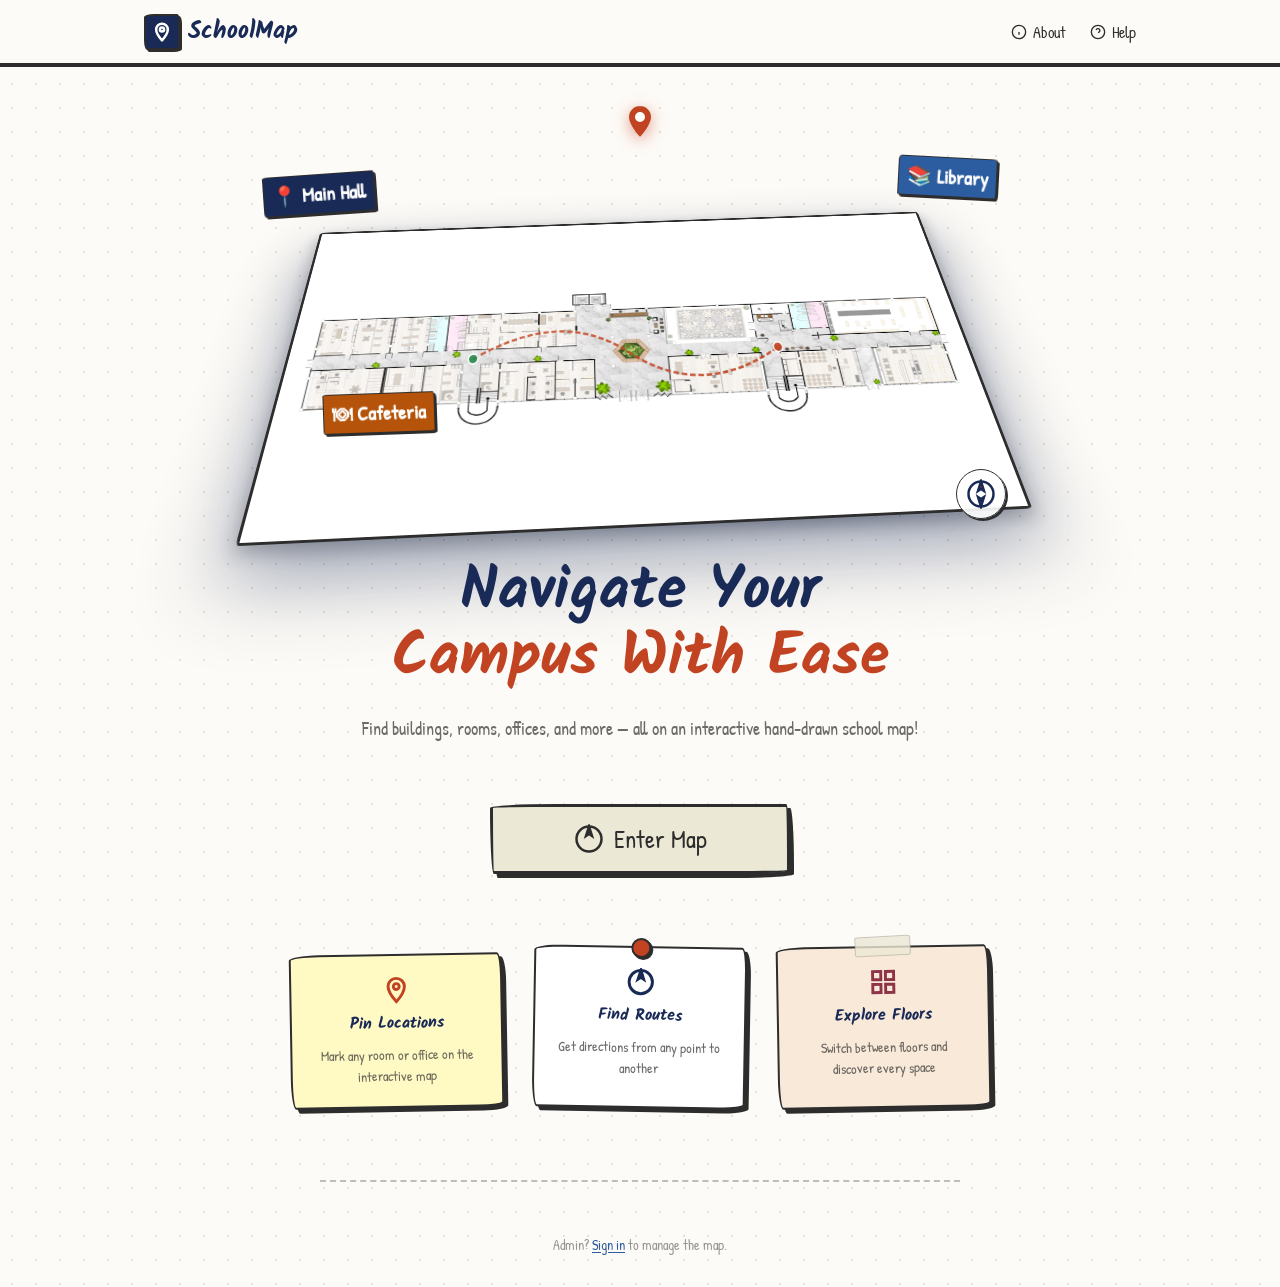
<file: SchoolMap-Management-System-05-2-26 - Back Up Copy of v1/html/index.html>
<!doctype html>
<html lang="en">
  <head>
    <meta charset="UTF-8" />
    <meta
      name="viewport"
      content="width=device-width, initial-scale=1.0, maximum-scale=1"
    />
    <title>SchoolMap — Navigate Your Campus</title>
    <link rel="preconnect" href="https://fonts.googleapis.com" />
    <link rel="preconnect" href="https://fonts.gstatic.com" crossorigin />
    <link
      href="https://fonts.googleapis.com/css2?family=Kalam:wght@300;400;700&family=Patrick+Hand&display=swap"
      rel="stylesheet"
    />
    <link rel="stylesheet" href="../assets/css/style.css" />
  </head>
  <body>
    <!-- ===================================================
       PAGE: LANDING
  ==================================================== -->
    <div id="page-landing" class="page">
      <!-- Header -->
      <header class="landing-header">
        <div class="container landing-header-inner">
          <button
            class="logo-btn"
            onclick="window.location.href = 'index.html'"
          >
            <div class="logo-icon">
              <svg
                xmlns="http://www.w3.org/2000/svg"
                width="20"
                height="20"
                fill="none"
                viewBox="0 0 24 24"
                stroke="white"
                stroke-width="3"
              >
                <path
                  stroke-linecap="round"
                  stroke-linejoin="round"
                  d="M12 2C8.13 2 5 5.13 5 9c0 5.25 7 13 7 13s7-7.75 7-13c0-3.87-3.13-7-7-7zm0 9.5c-1.38 0-2.5-1.12-2.5-2.5s1.12-2.5 2.5-2.5 2.5 1.12 2.5 2.5-1.12 2.5-2.5 2.5z"
                />
              </svg>
            </div>
            <span class="logo-text">SchoolMap</span>
          </button>
          <nav class="desktop-nav">
            <button class="nav-btn" onclick="showLandingView('about')">
              <svg
                xmlns="http://www.w3.org/2000/svg"
                width="16"
                height="16"
                fill="none"
                viewBox="0 0 24 24"
                stroke="currentColor"
                stroke-width="2"
              >
                <circle cx="12" cy="12" r="10" />
                <line x1="12" y1="16" x2="12" y2="12" />
                <line x1="12" y1="8" x2="12.01" y2="8" />
              </svg>
              About
            </button>
            <button class="nav-btn" onclick="showLandingView('help')">
              <svg
                xmlns="http://www.w3.org/2000/svg"
                width="16"
                height="16"
                fill="none"
                viewBox="0 0 24 24"
                stroke="currentColor"
                stroke-width="2"
              >
                <circle cx="12" cy="12" r="10" />
                <path d="M9.09 9a3 3 0 015.83 1c0 2-3 3-3 3" />
                <line x1="12" y1="17" x2="12.01" y2="17" />
              </svg>
              Help
            </button>
          </nav>
          <button
            class="mobile-menu-btn"
            onclick="toggleMobileMenu()"
            id="mobile-menu-btn"
          >
            <svg
              id="menu-icon"
              xmlns="http://www.w3.org/2000/svg"
              width="20"
              height="20"
              fill="none"
              viewBox="0 0 24 24"
              stroke="currentColor"
              stroke-width="2"
            >
              <line x1="3" y1="12" x2="21" y2="12" />
              <line x1="3" y1="6" x2="21" y2="6" />
              <line x1="3" y1="18" x2="21" y2="18" />
            </svg>
            <svg
              id="close-icon"
              style="display: none"
              xmlns="http://www.w3.org/2000/svg"
              width="20"
              height="20"
              fill="none"
              viewBox="0 0 24 24"
              stroke="currentColor"
              stroke-width="2"
            >
              <line x1="18" y1="6" x2="6" y2="18" />
              <line x1="6" y1="6" x2="18" y2="18" />
            </svg>
          </button>
        </div>
        <div class="mobile-nav" id="mobile-nav" style="display: none">
          <button
            onclick="
              showLandingView('about');
              toggleMobileMenu();
            "
          >
            <svg
              xmlns="http://www.w3.org/2000/svg"
              width="16"
              height="16"
              fill="none"
              viewBox="0 0 24 24"
              stroke="currentColor"
              stroke-width="2"
            >
              <circle cx="12" cy="12" r="10" />
              <line x1="12" y1="16" x2="12" y2="12" />
              <line x1="12" y1="8" x2="12.01" y2="8" />
            </svg>
            About
          </button>
          <button
            onclick="
              showLandingView('help');
              toggleMobileMenu();
            "
          >
            <svg
              xmlns="http://www.w3.org/2000/svg"
              width="16"
              height="16"
              fill="none"
              viewBox="0 0 24 24"
              stroke="currentColor"
              stroke-width="2"
            >
              <circle cx="12" cy="12" r="10" />
              <path d="M9.09 9a3 3 0 015.83 1c0 2-3 3-3 3" />
              <line x1="12" y1="17" x2="12.01" y2="17" />
            </svg>
            Help
          </button>
        </div>
      </header>

      <!-- Main Landing Content -->
      <main class="container landing-main">
        <!-- HOME VIEW -->
        <div id="landing-home" class="landing-section">
          <!-- 3D Map Hero -->
          <div class="hero-wrapper">
            <div class="hero-shadow"></div>
            <div class="hero-map-card">
              <img
                src="../images/map-ground-floor.png"
                alt="Ground Floor Plan"
                class="hero-map-img"
                draggable="false"
              />
              <svg
                class="hero-route-svg"
                viewBox="0 0 1000 420"
                preserveAspectRatio="none"
              >
                <path
                  d="M 270 210 Q 400 140 500 210 Q 600 280 720 210"
                  fill="none"
                  stroke="#C24322"
                  stroke-width="3.5"
                  stroke-dasharray="10 6"
                  opacity="0.85"
                  class="route-path"
                />
                <circle
                  cx="270"
                  cy="210"
                  r="7"
                  fill="#15803d"
                  stroke="white"
                  stroke-width="2"
                  opacity="0.9"
                />
                <circle
                  cx="720"
                  cy="210"
                  r="7"
                  fill="#C24322"
                  stroke="white"
                  stroke-width="2"
                  opacity="0.9"
                />
              </svg>
              <div class="hero-sheen"></div>
            </div>
            <div class="hero-pin pin-bounce">
              <svg
                xmlns="http://www.w3.org/2000/svg"
                width="32"
                height="32"
                viewBox="0 0 24 24"
                fill="#C24322"
                stroke="#C24322"
                stroke-width="2.5"
                style="filter: drop-shadow(0 4px 8px rgba(194, 67, 34, 0.5))"
              >
                <path
                  d="M12 2C8.13 2 5 5.13 5 9c0 5.25 7 13 7 13s7-7.75 7-13c0-3.87-3.13-7-7-7z"
                />
                <circle cx="12" cy="9" r="2.5" fill="white" stroke="white" />
              </svg>
            </div>
            <div class="hero-label hero-label-hall float-animation">
              📍 Main Hall
            </div>
            <div
              class="hero-label hero-label-library"
              style="animation: float 3.5s ease-in-out infinite 0.8s"
            >
              📚 Library
            </div>
            <div
              class="hero-label hero-label-cafeteria"
              style="animation: float 4s ease-in-out infinite 1.2s"
            >
              🍽 Cafeteria
            </div>
            <div class="hero-compass">
              <svg
                xmlns="http://www.w3.org/2000/svg"
                width="34"
                height="30"
                fill="none"
                viewBox="0 0 24 24"
                stroke="#192A57"
                stroke-width="2"
                style="animation: float 5s ease-in-out infinite"
              >
                <circle cx="12" cy="12" r="10" />
                <polygon
                  points="12 2 14.4 9.6 12 8 9.6 9.6 12 2"
                  fill="#C24322"
                />
                <polygon
                  points="12 22 9.6 14.4 12 16 14.4 14.4 12 22"
                  fill="#192A57"
                />
              </svg>
            </div>
          </div>

          <!-- Hero Text -->
          <div class="hero-text">
            <div class="wiggle">
              <span class="hero-title-1">Navigate Your</span>
              <span class="hero-title-2">Campus With Ease</span>
            </div>
            <p class="hero-subtitle">
              Find buildings, rooms, offices, and more — all on an interactive
              hand-drawn school map!
            </p>
          </div>

          <!-- CTA Buttons -->
          <div class="cta-buttons">
            <button
              class="wobbly-btn wobbly-btn-secondary wobbly-btn-lg"
              onclick="handleGuestExplore()"
            >
              <svg
                xmlns="http://www.w3.org/2000/svg"
                width="30"
                height="30"
                fill="none"
                viewBox="0 0 24 24"
                stroke="currentColor"
                stroke-width="2"
              >
                <circle cx="12" cy="12" r="10" />
                <polygon
                  points="12 2 14.4 9.6 12 8 9.6 9.6 12 2"
                  fill="currentColor"
                />
              </svg>
              Enter Map
            </button>
          </div>

          <!-- Feature Cards -->
          <div class="features-grid">
            <div
              class="wobbly-card wobbly-card-yellow rotate-n1"
              style="margin-top: 8px"
            >
              <div class="feature-card">
                <svg
                  xmlns="http://www.w3.org/2000/svg"
                  width="28"
                  height="28"
                  fill="none"
                  viewBox="0 0 24 24"
                  stroke="#C24322"
                  stroke-width="2.5"
                >
                  <path
                    d="M12 2C8.13 2 5 5.13 5 9c0 5.25 7 13 7 13s7-7.75 7-13c0-3.87-3.13-7-7-7z"
                  />
                  <circle cx="12" cy="9" r="2.5" />
                </svg>
                <strong class="feature-title">Pin Locations</strong>
                <p class="feature-desc">
                  Mark any room or office on the interactive map
                </p>
              </div>
            </div>
            <div class="wobbly-card wobbly-card-white rotate-1 tack-decoration">
              <div class="feature-card">
                <svg
                  xmlns="http://www.w3.org/2000/svg"
                  width="28"
                  height="28"
                  fill="none"
                  viewBox="0 0 24 24"
                  stroke="#192A57"
                  stroke-width="2.5"
                >
                  <circle cx="12" cy="12" r="10" />
                  <polygon
                    points="12 2 14.4 9.6 12 8 9.6 9.6 12 2"
                    fill="#C24322"
                  />
                </svg>
                <strong class="feature-title">Find Routes</strong>
                <p class="feature-desc">
                  Get directions from any point to another
                </p>
              </div>
            </div>
            <div
              class="wobbly-card wobbly-card-beige rotate-n1 tape-decoration"
            >
              <div class="feature-card">
                <svg
                  xmlns="http://www.w3.org/2000/svg"
                  width="28"
                  height="28"
                  fill="none"
                  viewBox="0 0 24 24"
                  stroke="#8F3347"
                  stroke-width="2.5"
                >
                  <rect x="3" y="3" width="7" height="7" />
                  <rect x="14" y="3" width="7" height="7" />
                  <rect x="14" y="14" width="7" height="7" />
                  <rect x="3" y="14" width="7" height="7" />
                </svg>
                <strong class="feature-title">Explore Floors</strong>
                <p class="feature-desc">
                  Switch between floors and discover every space
                </p>
              </div>
            </div>
          </div>

          <hr class="divider" />
          <p class="admin-hint">
            Admin? <a class="text-link" href="login.html">Sign in</a> to manage
            the map.
          </p>
        </div>

        <!-- ABOUT VIEW -->
        <div id="landing-about" class="landing-section" style="display: none">
          <div class="section-header">
            <div class="section-header-icon" style="background: #192a57">
              <svg
                xmlns="http://www.w3.org/2000/svg"
                width="22"
                height="22"
                fill="none"
                viewBox="0 0 24 24"
                stroke="white"
                stroke-width="2"
              >
                <circle cx="12" cy="12" r="10" />
                <line x1="12" y1="16" x2="12" y2="12" />
                <line x1="12" y1="8" x2="12.01" y2="8" />
              </svg>
            </div>
            <h1 class="section-title">About SchoolMap</h1>
          </div>
          <div class="wobbly-card wobbly-card-yellow tape-decoration rotate-n1">
            <h2 class="card-heading" style="color: #192a57">
              What is SchoolMap?
            </h2>
            <p class="card-body">
              SchoolMap is an interactive campus navigation system designed to
              help students, faculty, visitors, and administrators easily find
              their way around the school. With our hand-drawn style map,
              navigating has never been more fun!
            </p>
          </div>
          <div
            class="wobbly-card wobbly-card-white tack-decoration rotate-1"
            style="margin-top: 20px"
          >
            <h2 class="card-heading" style="color: #8f3347">Our Mission</h2>
            <p class="card-body">
              We believe that every student and visitor deserves to feel at home
              on campus from day one. SchoolMap eliminates confusion and helps
              everyone find classrooms, offices, restrooms, and facilities with
              ease.
            </p>
          </div>
          <div
            class="wobbly-card wobbly-card-beige rotate-n1"
            style="margin-top: 20px"
          >
            <h2 class="card-heading" style="color: #c24322">Key Features</h2>
            <ul class="feature-list">
              <li>✏ Interactive multi-floor campus map</li>
              <li>✏ Route finder between any two locations</li>
              <li>✏ Color-coded legend for room types</li>
              <li>✏ Kiosk-friendly interface for common areas</li>
              <li>✏ Admin tools for map management</li>
              <li>✏ Accessible for students, faculty, and visitors</li>
            </ul>
          </div>
          <div
            class="wobbly-card wobbly-card-white tape-decoration rotate-1"
            style="margin-top: 20px"
          >
            <h2 class="card-heading" style="color: #192a57">Who Is It For?</h2>
            <div class="who-grid">
              <div class="who-item">
                <span>🎓</span>
                <div>
                  <strong>Students</strong><br /><small
                    >Find classrooms &amp; campus resources</small
                  >
                </div>
              </div>
              <div class="who-item">
                <span>👩‍🏫</span>
                <div>
                  <strong>Faculty</strong><br /><small
                    >Access offices and schedule rooms</small
                  >
                </div>
              </div>
              <div class="who-item">
                <span>🗺️</span>
                <div>
                  <strong>Visitors</strong><br /><small
                    >Navigate the campus with ease</small
                  >
                </div>
              </div>
              <div class="who-item">
                <span>🔧</span>
                <div>
                  <strong>Admins</strong><br /><small
                    >Manage and update the map</small
                  >
                </div>
              </div>
            </div>
          </div>
        </div>

        <!-- HELP VIEW -->
        <div id="landing-help" class="landing-section" style="display: none">
          <div class="section-header">
            <div class="section-header-icon" style="background: #c24322">
              <svg
                xmlns="http://www.w3.org/2000/svg"
                width="22"
                height="22"
                fill="none"
                viewBox="0 0 24 24"
                stroke="white"
                stroke-width="2"
              >
                <circle cx="12" cy="12" r="10" />
                <path d="M9.09 9a3 3 0 015.83 1c0 2-3 3-3 3" />
                <line x1="12" y1="17" x2="12.01" y2="17" />
              </svg>
            </div>
            <h1 class="section-title">Help &amp; FAQ</h1>
          </div>
          <div class="faq-list" id="faq-list"></div>
          <div class="help-cta">
            <p>Ready to explore your campus?</p>
            <button
              class="wobbly-btn wobbly-btn-primary wobbly-btn-lg"
              onclick="window.location.href = 'map.html'"
            >
              <svg
                xmlns="http://www.w3.org/2000/svg"
                width="18"
                height="18"
                fill="none"
                viewBox="0 0 24 24"
                stroke="currentColor"
                stroke-width="2"
              >
                <path
                  d="M12 2C8.13 2 5 5.13 5 9c0 5.25 7 13 7 13s7-7.75 7-13c0-3.87-3.13-7-7-7z"
                />
              </svg>
              Open the Map
            </button>
          </div>
        </div>
      </main>
    </div>

    <!-- Toast Notification -->
    <div id="toast" class="toast" style="display: none"></div>

    <script src="../assets/js/core.js"></script>
    <script src="../assets/js/index.js"></script>
    <script>
      // Landing-specific: show sub-views (About / Help)
      function showLandingView(view) {
        document.getElementById("landing-home").style.display = "none";
        document.getElementById("landing-about").style.display = "none";
        document.getElementById("landing-help").style.display = "none";
        const target = document.getElementById("landing-" + view);
        if (target) target.style.display = "block";
        if (view === "help") renderFaq();
      }

      function toggleMobileMenu() {
        const nav = document.getElementById("mobile-nav");
        const menuIcon = document.getElementById("menu-icon");
        const closeIcon = document.getElementById("close-icon");
        const open = nav.style.display === "none" || nav.style.display === "";
        nav.style.display = open ? "flex" : "none";
        menuIcon.style.display = open ? "none" : "block";
        closeIcon.style.display = open ? "block" : "none";
      }

      function renderFaq() {
        const faqs = [
          {
            q: "How do I find a room?",
            a: "Use the search bar at the top of the map page or browse the legend to filter by room type.",
          },
          {
            q: "Can I use SchoolMap without an account?",
            a: 'Yes! Click "Explore as Guest" on the home page to access the map without signing in.',
          },
          {
            q: "How do I get directions?",
            a: 'On the map page, use the "Find Your Way" bar at the top to select a starting point and destination.',
          },
          {
            q: "How do I switch floors?",
            a: "Use the Floors panel on the left sidebar of the map to switch between building floors.",
          },
          {
            q: "Can admins update the map?",
            a: "Yes. Admins can log in and access the Admin Panel to add, edit, or remove locations and floors.",
          },
        ];
        const container = document.getElementById("faq-list");
        if (!container) return;
        container.innerHTML = faqs
          .map(
            (f, i) => `
        <div class="wobbly-card wobbly-card-${i % 2 === 0 ? "white" : "beige"} ${i % 2 === 0 ? "rotate-n1" : "rotate-1"}" style="margin-bottom:14px; cursor:pointer" onclick="this.querySelector('.faq-answer').style.display = this.querySelector('.faq-answer').style.display === 'none' ? 'block' : 'none'">
          <p style="font-family:'Kalam',cursive; font-weight:700; font-size:15px; margin:0 0 6px">❓ ${f.q}</p>
          <p class="faq-answer" style="display:none; font-size:14px; color:#2d2d2d99; margin:0">${f.a}</p>
        </div>
      `,
          )
          .join("");
      }

      /* Add this inside the <script> tag at the bottom of index.html */
      function handleGuestExplore() {
        // Set a flag so map.html knows to show the LogBook
        sessionStorage.removeItem("schoolmap_guest_user");
        sessionStorage.setItem("schoolmap_guest_flow_active", "true");
        sessionStorage.setItem("guest_mode", "true");
        window.location.href = "map.html";
      }
    </script>
  </body>
</html>
</file>
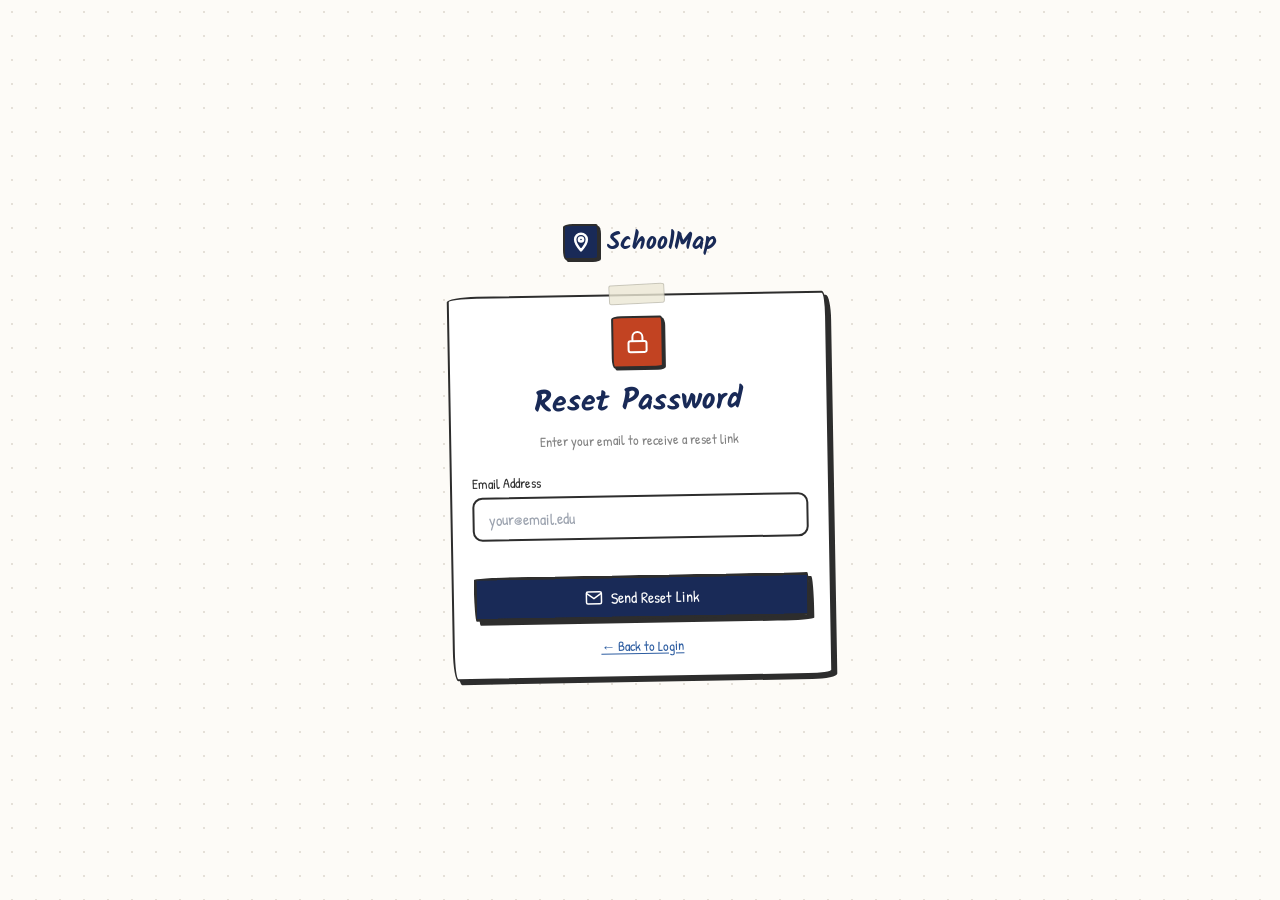
<file: SchoolMap-Management-System-05-2-26 - Back Up Copy of v1/html/forgot-password.html>
<!DOCTYPE html>
<html lang="en">
<head>
  <meta charset="UTF-8" />
  <meta name="viewport" content="width=device-width, initial-scale=1.0, maximum-scale=1" />
  <title>SchoolMap — Reset Password</title>
  <link rel="preconnect" href="https://fonts.googleapis.com" />
  <link rel="preconnect" href="https://fonts.gstatic.com" crossorigin />
  <link href="https://fonts.googleapis.com/css2?family=Kalam:wght@300;400;700&family=Patrick+Hand&display=swap" rel="stylesheet" />
  <link rel="stylesheet" href="../assets/css/style.css" />
</head>
<body>

  <!-- ===================================================
       PAGE: FORGOT PASSWORD
  ==================================================== -->
  <div id="page-forgot-password" class="page">
    <div class="auth-page">
      <button class="logo-btn" onclick="window.location.href='index.html'" style="margin-bottom:32px">
        <div class="logo-icon">
          <svg xmlns="http://www.w3.org/2000/svg" width="20" height="20" fill="none" viewBox="0 0 24 24" stroke="white" stroke-width="3"><path stroke-linecap="round" stroke-linejoin="round" d="M12 2C8.13 2 5 5.13 5 9c0 5.25 7 13 7 13s7-7.75 7-13c0-3.87-3.13-7-7-7zm0 9.5c-1.38 0-2.5-1.12-2.5-2.5s1.12-2.5 2.5-2.5 2.5 1.12 2.5 2.5-1.12 2.5-2.5 2.5z"/></svg>
        </div>
        <span class="logo-text">SchoolMap</span>
      </button>
      <div class="wobbly-card wobbly-card-white tape-decoration rotate-n1 auth-card">
        <div class="auth-card-header">
          <div class="auth-card-icon" style="background:#C24322">
            <svg xmlns="http://www.w3.org/2000/svg" width="24" height="24" fill="none" viewBox="0 0 24 24" stroke="white" stroke-width="2"><rect x="3" y="11" width="18" height="11" rx="2" ry="2"/><path d="M7 11V7a5 5 0 0110 0v4"/></svg>
          </div>
          <h1 class="auth-title">Reset Password</h1>
          <p class="auth-subtitle">Enter your email to receive a reset link</p>
        </div>
        <div id="forgot-form-container">
          <form id="forgot-form" onsubmit="handleForgotPassword(event)" class="auth-form">
            <div class="field-group">
              <label for="forgot-email" class="field-label">Email Address</label>
              <input type="email" id="forgot-email" class="wobbly-input" placeholder="your@email.edu" required />
              <span id="err-forgot-email" class="field-error"></span>
            </div>
            <button type="submit" id="forgot-submit" class="wobbly-btn wobbly-btn-primary w-full">
              <svg xmlns="http://www.w3.org/2000/svg" width="18" height="18" fill="none" viewBox="0 0 24 24" stroke="currentColor" stroke-width="2"><path d="M4 4h16c1.1 0 2 .9 2 2v12c0 1.1-.9 2-2 2H4c-1.1 0-2-.9-2-2V6c0-1.1.9-2 2-2z"/><polyline points="22,6 12,13 2,6"/></svg>
              Send Reset Link
            </button>
          </form>
        </div>
        <div id="forgot-success" style="display:none; text-align:center; padding:16px 0">
          <div class="auth-card-icon" style="background:#15803d; margin:0 auto 12px">
            <svg xmlns="http://www.w3.org/2000/svg" width="24" height="24" fill="none" viewBox="0 0 24 24" stroke="white" stroke-width="2"><path d="M4 4h16c1.1 0 2 .9 2 2v12c0 1.1-.9 2-2 2H4c-1.1 0-2-.9-2-2V6c0-1.1.9-2 2-2z"/><polyline points="22,6 12,13 2,6"/></svg>
          </div>
          <p class="card-body">✓ Reset link sent! Check your email for instructions.</p>
          <p style="font-size:12px; color:#2d2d2d88; margin-top:8px">(Demo mode — no actual email is sent)</p>
        </div>
        <div class="auth-links">
          <a class="text-link" href="login.html">← Back to Login</a>
        </div>
      </div>
    </div>
  </div>

  <!-- Toast Notification -->
  <div id="toast" class="toast" style="display:none"></div>

  <script src="../assets/js/core.js"></script>
  <script src="../assets/js/forgot-password.js"></script>
  <script>
    function handleForgotPassword(e) {
      e.preventDefault();
      const email = document.getElementById('forgot-email').value.trim();
      const errEl = document.getElementById('err-forgot-email');
      errEl.textContent = '';

      if (!/\S+@\S+\.\S+/.test(email)) {
        errEl.textContent = 'Please enter a valid email address.';
        return;
      }

      const btn = document.getElementById('forgot-submit');
      btn.disabled = true;
      btn.textContent = 'Sending...';

      // Simulate sending (demo)
      setTimeout(() => {
        document.getElementById('forgot-form-container').style.display = 'none';
        document.getElementById('forgot-success').style.display = 'block';
      }, 1000);
    }
  </script>
</body>
</html>
</file>
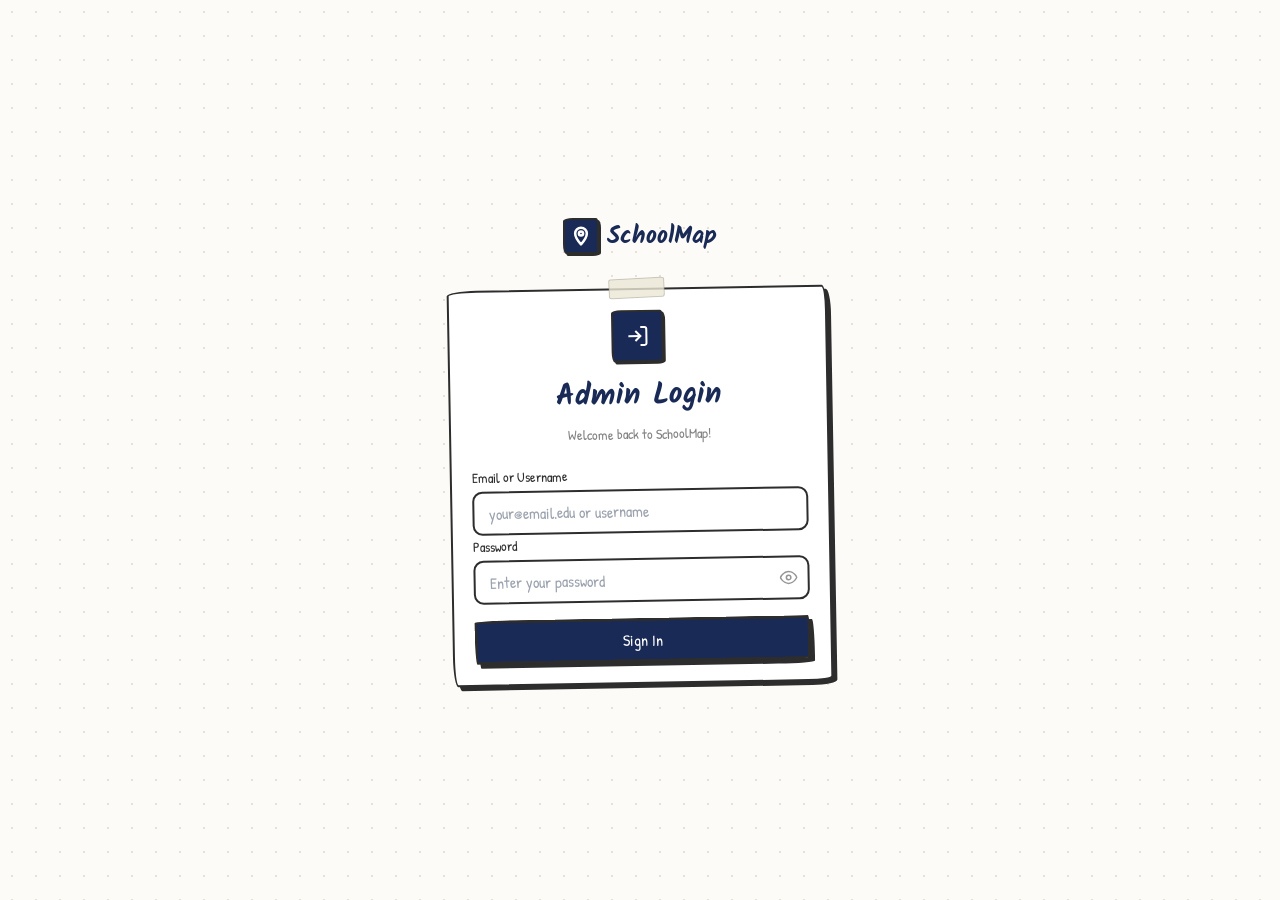
<file: SchoolMap-Management-System-05-2-26 - Back Up Copy of v1/html/login.html>
<!doctype html>
<html lang="en">

<head>
  <meta charset="UTF-8" />
  <meta name="viewport" content="width=device-width, initial-scale=1.0, maximum-scale=1" />
  <meta http-equiv="Cache-Control" content="no-store, no-cache, must-revalidate" />
  <meta http-equiv="Pragma" content="no-cache" />
  <meta http-equiv="Expires" content="0" />
  <title>SchoolMap — Login</title>
  <link rel="preconnect" href="https://fonts.googleapis.com" />
  <link rel="preconnect" href="https://fonts.gstatic.com" crossorigin />
  <link href="https://fonts.googleapis.com/css2?family=Kalam:wght@300;400;700&family=Patrick+Hand&display=swap"
    rel="stylesheet" />
  <link rel="stylesheet" href="../assets/css/style.css" />
</head>

<body>
  <script>
    if (window.location.protocol === 'file:') {
      window.location.replace('http://localhost/SCHOOL%20MAPS/REPO/School-Map-Management-System/SchoolMap-Management-System-05-2-26%20-%20Back%20Up%20Copy%20of%20v1/html/login.html');
    }
  </script>
  <!-- ===================================================
       PAGE: LOGIN
  ==================================================== -->
  <div id="page-login" class="page">
    <div class="auth-page">
      <button class="logo-btn" onclick="window.location.href = 'index.html'" style="margin-bottom: 32px">
        <div class="logo-icon">
          <svg xmlns="http://www.w3.org/2000/svg" width="20" height="20" fill="none" viewBox="0 0 24 24" stroke="white"
            stroke-width="3">
            <path stroke-linecap="round" stroke-linejoin="round"
              d="M12 2C8.13 2 5 5.13 5 9c0 5.25 7 13 7 13s7-7.75 7-13c0-3.87-3.13-7-7-7zm0 9.5c-1.38 0-2.5-1.12-2.5-2.5s1.12-2.5 2.5-2.5 2.5 1.12 2.5 2.5-1.12 2.5-2.5 2.5z" />
          </svg>
        </div>
        <span class="logo-text">SchoolMap</span>
      </button>
      <div class="wobbly-card wobbly-card-white tape-decoration rotate-n1 auth-card">
        <div class="auth-card-header">
          <div class="auth-card-icon" style="background: #192a57">
            <svg xmlns="http://www.w3.org/2000/svg" width="24" height="24" fill="none" viewBox="0 0 24 24"
              stroke="white" stroke-width="2">
              <path d="M15 3h4a2 2 0 012 2v14a2 2 0 01-2 2h-4" />
              <polyline points="10 17 15 12 10 7" />
              <line x1="15" y1="12" x2="3" y2="12" />
            </svg>
          </div>
          <h1 class="auth-title">Admin Login</h1>
          <p class="auth-subtitle">Welcome back to SchoolMap!</p>
        </div>
        <form id="login-form" onsubmit="handleLogin(event)" class="auth-form">
          <div id="step-credentials">
            <div class="field-group">
              <label for="login-identifier" class="field-label">Email or Username</label>
              <input type="text" id="login-identifier" class="wobbly-input"
                placeholder="your@email.edu or username" required />
            </div>
            <div class="field-group" style="position: relative">
              <label for="login-password" class="field-label">Password</label>
              <input type="password" id="login-password" class="wobbly-input"
                placeholder="Enter your password" required />
              <button type="button" class="pw-toggle"
                onclick="togglePasswordVisibility('login-password', this)">
                <svg class="eye-icon" xmlns="http://www.w3.org/2000/svg" width="18" height="18"
                  fill="none" viewBox="0 0 24 24" stroke="currentColor" stroke-width="2">
                  <path d="M1 12s4-8 11-8 11 8 11 8-4 8-11 8-11-8-11-8z" />
                  <circle cx="12" cy="12" r="3" />
                </svg>
              </button>
            </div>
          </div>
          <div id="step-otp" style="display: none">
            <div class="field-group">
                <label for="login-otp" class="field-label">Authenticator Code</label>
                <p style="font-size: 13px; color: #666; margin: 0 0 8px 0;">
                  Open Google Authenticator and enter the 6-digit code for SchoolMap.
                </p>
                <input type="text" id="login-otp" class="wobbly-input"
                  placeholder="000000" maxlength="6"
                  inputmode="numeric" pattern="[0-9]{6}" autocomplete="one-time-code" />
            </div>
              <button type="button"
                style="background:none;border:none;color:#192a57;font-size:13px;cursor:pointer;padding:0;margin-bottom:8px;"
                onclick="resetLoginForm()">← Back to login
              </button>
          </div>
          <div id="login-error" class="error-box" style="display: none"></div>
          <button type="submit" id="login-submit" class="wobbly-btn wobbly-btn-primary w-full">
            Sign In
          </button>
        </form>
        </div>
        </div>
      </div>
    </div>
  </div>

  <!-- Toast Notification -->
  <div id="toast" class="toast" style="display: none"></div>

  <script src="../assets/js/core.js?v=20260510-0915"></script>
  <script src="../assets/js/login.js?v=20260510-0915"></script>
</body>

</html>
</file>
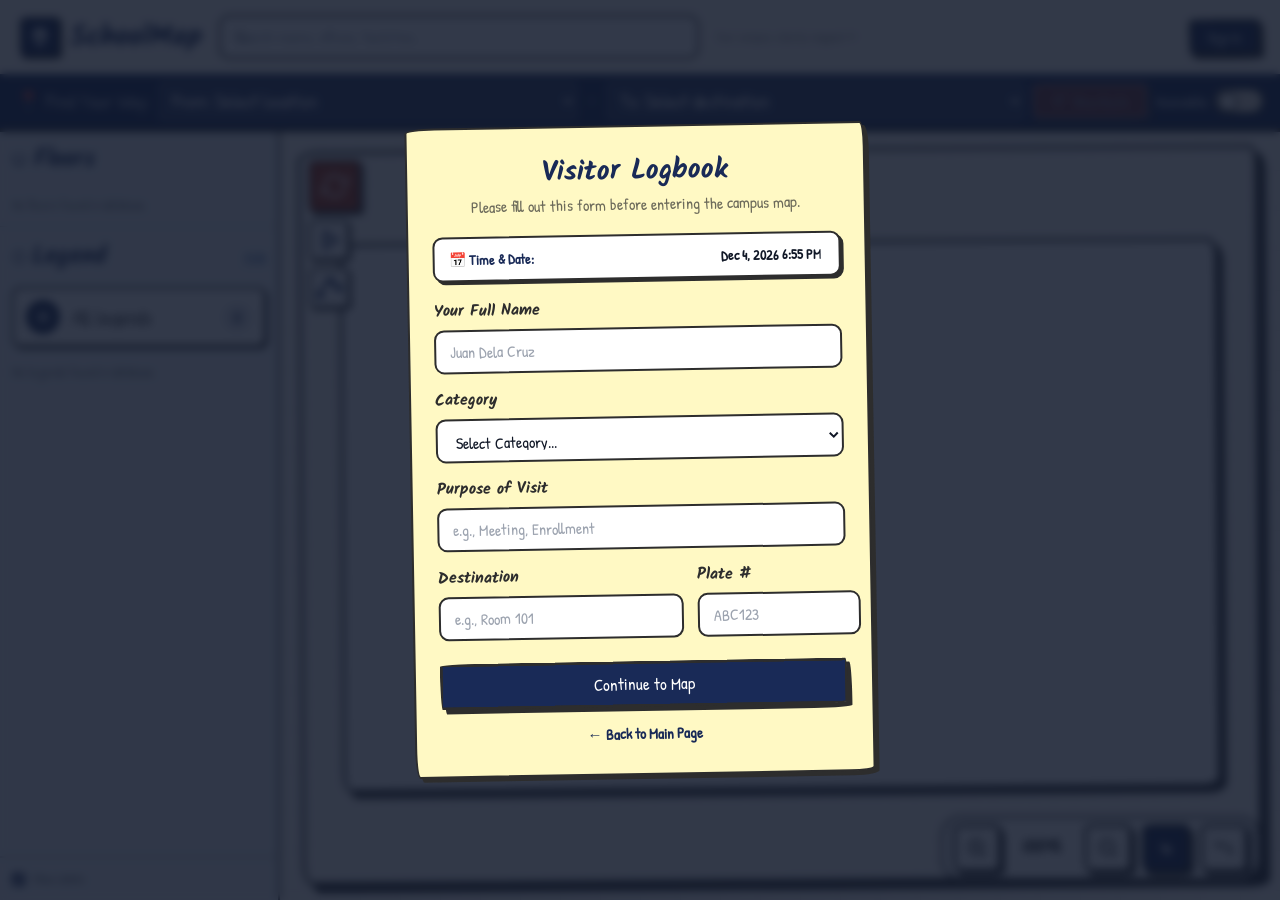
<file: SchoolMap-Management-System-05-2-26 - Back Up Copy of v1/html/map.html>
<!doctype html>
<html lang="en">
  <head>
    <meta charset="UTF-8" />
    <meta
      name="viewport"
      content="width=device-width, initial-scale=1.0, maximum-scale=1"
    />
    <title>SchoolMap — Campus Map</title>
    <link rel="preconnect" href="https://fonts.googleapis.com" />
    <link rel="preconnect" href="https://fonts.gstatic.com" crossorigin />
    <link
      href="https://fonts.googleapis.com/css2?family=Kalam:wght@300;400;700&family=Patrick+Hand&display=swap"
      rel="stylesheet"
    />
    <link rel="stylesheet" href="../assets/css/style.css?v=20260511-exit-map" />
  </head>
  <body>
    <!-- ===================================================
       PAGE: MAP DASHBOARD
  ==================================================== -->
    <div id="page-map" class="page">
      <div
        id="map-entry-banner"
        class="map-entry-banner"
        role="status"
        aria-live="polite"
      >
        <span class="entry-banner-text"
          >Entering SchoolMap... <span class="running-emoji">🏃‍♂️</span></span
        >
        <span class="loading-dots"
          ><span></span><span></span><span></span
        ></span>
      </div>

      <div
        id="map-exit-banner"
        class="map-entry-banner map-exit-banner"
        role="status"
        aria-live="polite"
      >
        <span id="map-exit-text" class="entry-banner-text"
          >Exiting the map...</span
        >
        <span id="map-exit-dots" class="loading-dots"
          ><span></span><span></span><span></span
        ></span>
      </div>

      <!-- MAP HEADER -->
      <header class="map-header">
        <div class="map-header-top">
          <button
            class="logo-btn"
            onclick="window.location.href = 'index.html'"
            style="flex-shrink: 0"
          >
            <div class="logo-icon">
              <svg
                xmlns="http://www.w3.org/2000/svg"
                width="16"
                height="16"
                fill="none"
                viewBox="0 0 24 24"
                stroke="white"
                stroke-width="3"
              >
                <path
                  d="M12 2C8.13 2 5 5.13 5 9c0 5.25 7 13 7 13s7-7.75 7-13c0-3.87-3.13-7-7-7z"
                />
                <circle cx="12" cy="9" r="2.5" fill="white" />
              </svg>
            </div>
            <span class="logo-text map-logo-text">SchoolMap</span>
          </button>

          <div class="map-search-wrapper">
            <svg
              class="search-icon"
              xmlns="http://www.w3.org/2000/svg"
              width="16"
              height="16"
              fill="none"
              viewBox="0 0 24 24"
              stroke="currentColor"
              stroke-width="2"
            >
              <circle cx="11" cy="11" r="8" />
              <line x1="21" y1="21" x2="16.65" y2="16.65" />
            </svg>
            <input
              type="search"
              id="map-search"
              class="map-search-input wobbly-input"
              placeholder="Search rooms, offices, facilities..."
              oninput="handleMapSearch(this.value)"
            />
            <div
              id="search-results"
              class="search-results"
              style="display: none"
            ></div>
          </div>

          <div class="map-tagline">Your campus, clearly mapped ✏</div>

          <div class="map-user-area" id="map-user-area">
            <!-- Populated by JS -->
          </div>

          <button
            class="mobile-menu-btn map-sidebar-toggle"
            onclick="toggleMapSidebar()"
          >
            <svg
              xmlns="http://www.w3.org/2000/svg"
              width="16"
              height="16"
              fill="none"
              viewBox="0 0 24 24"
              stroke="currentColor"
              stroke-width="2"
            >
              <line x1="3" y1="12" x2="21" y2="12" />
              <line x1="3" y1="6" x2="21" y2="6" />
              <line x1="3" y1="18" x2="21" y2="18" />
            </svg>
          </button>
        </div>

        <!-- Route Finder Sub-header -->
        <div class="map-route-bar">
          <span class="route-label">📍 Find Your Way:</span>

          <select
            id="route-from"
            class="route-select"
            onchange="handleRouteChange()"
          >
            <option value="">From: Select location</option>
          </select>

          <svg
            xmlns="http://www.w3.org/2000/svg"
            width="14"
            height="14"
            fill="none"
            viewBox="0 0 24 24"
            stroke="rgba(255,255,255,0.5)"
            stroke-width="2"
            class="route-arrow"
          >
            <polyline points="9 18 15 12 9 6" />
          </svg>

          <select
            id="route-to"
            class="route-select"
            onchange="handleRouteChange()"
          >
            <option value="">To: Select destination</option>
          </select>

          <button
            class="wobbly-btn route-btn"
            id="show-route-btn"
            onclick="showRoute()"
            disabled
          >
            <svg
              xmlns="http://www.w3.org/2000/svg"
              width="14"
              height="14"
              fill="none"
              viewBox="0 0 24 24"
              stroke="currentColor"
              stroke-width="2"
            >
              <polygon points="3 11 22 2 13 21 11 13 3 11" />
            </svg>
            Show Route
          </button>

          <!-- Accessibility Toggle -->
          <div class="accessibility-toggle-container">
            <span class="toggle-text">Accessible</span>
            <input
              type="checkbox"
              id="accessibility-toggle"
              class="accessibility-toggle-input"
              onchange="toggleAccessibility()"
            />
            <label
              for="accessibility-toggle"
              class="accessibility-toggle-label"
            ></label>
          </div>
        </div>
      </header>

      <!-- MAP BODY -->
      <div class="map-body">
        <!-- SIDEBAR -->
        <aside id="map-sidebar" class="map-sidebar">
          <!-- Floor Selector -->
          <div class="sidebar-section">
            <div class="sidebar-section-title">
              <svg
                xmlns="http://www.w3.org/2000/svg"
                width="14"
                height="14"
                fill="none"
                viewBox="0 0 24 24"
                stroke="#192A57"
                stroke-width="2"
              >
                <rect x="2" y="3" width="20" height="14" rx="2" ry="2" />
                <line x1="8" y1="21" x2="16" y2="21" />
                <line x1="12" y1="17" x2="12" y2="21" />
              </svg>
              <span>Floors</span>
            </div>
            <div id="floor-buttons" class="floor-buttons"></div>
          </div>

          <!-- Legend -->
          <div class="sidebar-section" style="flex: 1">
            <div
              class="sidebar-section-title"
              style="justify-content: space-between"
            >
              <div style="display: flex; align-items: center; gap: 6px">
                <svg
                  xmlns="http://www.w3.org/2000/svg"
                  width="14"
                  height="14"
                  fill="none"
                  viewBox="0 0 24 24"
                  stroke="#192A57"
                  stroke-width="2"
                >
                  <circle cx="12" cy="12" r="10" />
                  <line x1="12" y1="16" x2="12" y2="12" />
                  <line x1="12" y1="8" x2="12.01" y2="8" />
                </svg>
                <span>Legend</span>
              </div>
              <button
                class="text-link"
                style="font-size: 12px"
                onclick="toggleLegend()"
                id="legend-toggle-btn"
              >
                Hide
              </button>
            </div>
            <div id="legend-items" class="legend-items"></div>
          </div>

          <!-- Show Labels Toggle -->
          <div class="sidebar-section sidebar-bottom">
            <label class="toggle-label">
              <input
                type="checkbox"
                id="show-labels-toggle"
                checked
                onchange="toggleLabels(this.checked)"
              />
              Show Labels
            </label>
          </div>
        </aside>

        <!-- MAP CANVAS AREA -->
        <div class="map-canvas-area" onclick="closeUserMenu()">
          <div class="map-canvas-wrapper" id="map-canvas-wrapper">
            <div class="map-stage" id="mapStage">
              <div class="map-canvas" id="mapCanvas">
                <div class="grid-overlay" id="gridOverlay" hidden></div>
                <svg class="route-editor-svg" id="routeEditorSvg"></svg>
                <div class="route-points-layer" id="routePointsLayer"></div>
                <div class="route-walker-layer" id="routeWalkerLayer"></div>
                <img class="floor-image" id="floorImage" alt="" hidden />

                <div class="empty-state" id="emptyState">
                  <svg
                    width="42"
                    height="42"
                    viewBox="0 0 24 24"
                    fill="none"
                    stroke="currentColor"
                    stroke-width="2"
                    stroke-linecap="round"
                    stroke-linejoin="round"
                    opacity=".4"
                  >
                    <path d="M20 10c0 6-8 12-8 12s-8-6-8-12a8 8 0 0 1 16 0Z" />
                    <circle cx="12" cy="10" r="3" />
                  </svg>
                  <p id="emptyStateText"></p>
                </div>

                <div class="pins-layer" id="pinsLayer"></div>
              </div>

              <div class="pin-tooltip" id="pinTooltip"></div>

              <!-- Route Buttons: Top-left inside mapStage -->
              <div class="map-side-route-tools">
                <button
                  type="button"
                  class="map-side-btn map-side-btn-restart"
                  onclick="showRestartRouteConfirm()"
                  title="Restart route and restore all pins"
                  aria-label="Restart route and restore all pins"
                >
                  <svg
                    xmlns="http://www.w3.org/2000/svg"
                    width="28"
                    height="28"
                    viewBox="0 0 24 24"
                    fill="none"
                    stroke="currentColor"
                    stroke-width="2"
                    stroke-linecap="round"
                    stroke-linejoin="round"
                  >
                    <polyline points="23 4 23 10 17 10" />
                    <polyline points="1 20 1 14 7 14" />
                    <path
                      d="M3.51 9a9 9 0 0 1 14.85-3.36M20.49 15a9 9 0 0 1-14.85 3.36"
                    />
                  </svg>
                </button>

                <button
                  type="button"
                  class="map-side-btn map-side-btn-run"
                  onclick="runPublicRoute()"
                  title="Run route"
                  aria-label="Run route"
                >
                  <svg
                    xmlns="http://www.w3.org/2000/svg"
                    width="28"
                    height="28"
                    viewBox="0 0 24 24"
                    fill="none"
                    stroke="currentColor"
                    stroke-width="2.3"
                    stroke-linecap="round"
                    stroke-linejoin="round"
                  >
                    <polygon points="8 5 19 12 8 19 8 5" />
                  </svg>
                </button>

                <button
                  type="button"
                  class="map-side-btn map-side-btn-line-preview"
                  onclick="previewPublicRouteLine()"
                  title="Line preview"
                  aria-label="Line preview"
                >
                  <svg
                    xmlns="http://www.w3.org/2000/svg"
                    width="28"
                    height="28"
                    viewBox="0 0 24 24"
                    fill="none"
                    stroke="currentColor"
                    stroke-width="2.3"
                    stroke-linecap="round"
                    stroke-linejoin="round"
                  >
                    <path d="M4 18c2.5-8 5.5-12 9-12 2.7 0 4.4 2 7 6" />
                    <circle cx="4" cy="18" r="2" />
                    <circle cx="13" cy="6" r="2" />
                    <circle cx="20" cy="12" r="2" />
                  </svg>
                </button>
              </div>

              <!-- Restart Route Confirmation Panel -->
              <div id="restart-route-confirm" class="route-confirm-panel" hidden>
                <div class="route-confirm-card">
                  <p>Are you sure you want to restart the route?</p>
                  <div class="route-confirm-actions">
                    <button
                      type="button"
                      class="info-action-btn info-action-btn-secondary"
                      onclick="hideRestartRouteConfirm()"
                    >
                      Cancel
                    </button>
                    <button
                      type="button"
                      class="info-action-btn info-action-btn-primary"
                      onclick="confirmRestartRoute()"
                    >
                      Restart
                    </button>
                  </div>
                </div>
              </div>
            </div>
          </div>

          <!-- Zoom Controls -->
          <div class="zoom-controls">
            <div class="zoom-group">
              <button class="zoom-btn" onclick="changeZoom(0.2)">
                <svg
                  xmlns="http://www.w3.org/2000/svg"
                  width="18"
                  height="18"
                  fill="none"
                  viewBox="0 0 24 24"
                  stroke="currentColor"
                  stroke-width="2"
                >
                  <circle cx="11" cy="11" r="8" />
                  <line x1="21" y1="21" x2="16.65" y2="16.65" />
                  <line x1="11" y1="8" x2="11" y2="14" />
                  <line x1="8" y1="11" x2="14" y2="11" />
                </svg>
              </button>

              <span class="zoom-label" id="zoomLabel">100%</span>

              <button class="zoom-btn" onclick="changeZoom(-0.2)">
                <svg
                  xmlns="http://www.w3.org/2000/svg"
                  width="18"
                  height="18"
                  fill="none"
                  viewBox="0 0 24 24"
                  stroke="currentColor"
                  stroke-width="2"
                >
                  <circle cx="11" cy="11" r="8" />
                  <line x1="21" y1="21" x2="16.65" y2="16.65" />
                  <line x1="8" y1="11" x2="14" y2="11" />
                </svg>
              </button>

              <button class="zoom-btn zoom-reset" onclick="resetZoom()">
                1x
              </button>

              <button
                class="zoom-btn"
                onclick="restoreMap()"
                title="Reset map to original view"
              >
                <svg
                  xmlns="http://www.w3.org/2000/svg"
                  width="16"
                  height="16"
                  fill="none"
                  viewBox="0 0 24 24"
                  stroke="currentColor"
                  stroke-width="2"
                >
                  <path d="M4 4v6h6" />
                  <path d="M20 20v-6h-6" />
                  <path d="M5.5 11.5a7.5 7.5 0 0 1 13.5 2.5" />
                </svg>
              </button>
            </div>
          </div>

          <!-- Selected Location Panel -->
          <div id="selected-panel" class="selected-panel" style="display: none">
            <div
              class="selected-panel-card tack-decoration"
              style="padding: 12px; padding-top: 20px"
            >
              <button class="panel-close" onclick="closeSelectedPanel()">
                ✕
              </button>
              <div
                class="selected-panel-content"
                id="selected-panel-content"
              ></div>
            </div>
          </div>
        </div>
      </div>
    </div>

    <!-- Toast Notification -->
    <div id="toast" class="toast toast-normal" style="display: none"></div>

    <div id="logoutModal" class="modal-overlay" style="display: none">
      <div class="confirm-card">
        <h2>Confirm Logout</h2>
        <p>
          Are you sure you want to sign out? Your session will end and the
          dashboard will return to guest view.
        </p>
        <div class="confirm-actions">
          <button
            class="wobbly-btn wobbly-btn-secondary"
            onclick="hideLogoutModal()"
          >
            Cancel
          </button>
          <button
            class="wobbly-btn wobbly-btn-danger"
            onclick="confirmLogout()"
          >
            Log out
          </button>
        </div>
      </div>
    </div>

    <!-- User Dropdown Menu -->
    <div id="user-dropdown" class="user-dropdown" style="display: none">
      <div class="user-dropdown-name" id="user-dropdown-name"></div>
      <div class="user-dropdown-role" id="user-dropdown-role"></div>
      <hr style="border-color: #2d2d2d22; margin: 4px 0" />

      <button
        id="user-dropdown-admin"
        class="user-dropdown-item"
        onclick="event.stopPropagation(); verifyAdminAccess()"
        style="display: none"
      >
        <svg
          xmlns="http://www.w3.org/2000/svg"
          width="14"
          height="14"
          fill="none"
          viewBox="0 0 24 24"
          stroke="currentColor"
          stroke-width="2"
        >
          <circle cx="12" cy="12" r="3" />
          <path
            d="M19.4 15a1.65 1.65 0 00.33 1.82l.06.06a2 2 0 010 2.83 2 2 0 01-2.83 0l-.06-.06a1.65 1.65 0 00-1.82-.33"
          />
        </svg>
        Go to Map Editor
      </button>

      <button
        id="user-dropdown-super-admin"
        class="user-dropdown-item"
        onclick="event.stopPropagation(); goToSuperAdminDashboard()"
        style="display: none"
      >
        <svg
          xmlns="http://www.w3.org/2000/svg"
          width="14"
          height="14"
          fill="none"
          viewBox="0 0 24 24"
          stroke="currentColor"
          stroke-width="2"
        >
          <path d="M12 22s8-4 8-10V5l-8-3-8 3v7c0 6 8 10 8 10z" />
        </svg>
        Go to Super Admin Dashboard
      </button>

      <button
        class="user-dropdown-item user-dropdown-logout"
        onclick="handleLogout()"
      >
        <svg
          xmlns="http://www.w3.org/2000/svg"
          width="14"
          height="14"
          fill="none"
          viewBox="0 0 24 24"
          stroke="currentColor"
          stroke-width="2"
        >
          <path d="M9 21H5a2 2 0 01-2-2V5a2 2 0 012-2h4" />
          <polyline points="16 17 21 12 16 7" />
          <line x1="21" y1="12" x2="9" y2="12" />
        </svg>
        Log out
      </button>
    </div>

    <!-- Admin Access Modal -->
    <div
      id="adminVerifyModal"
      class="admin-loading-overlay admin-loading-overlay-dark"
      style="display: none"
    >
      <div class="admin-loading-card verification-card">
        <h2 id="admin-loading-text">Administrator confirmation</h2>

        <div id="verifyStep1" class="verification-step">
          <p class="verification-instruction">
            Complete both checks to continue into the admin panel.
          </p>

          <div class="verification-checkbox">
            <input type="checkbox" id="confirmAdmin" />
            <label for="confirmAdmin">
              I confirm I am the authorized SchoolMap administrator.
            </label>
          </div>

          <div class="verification-checkbox">
            <input type="checkbox" id="confirmResponsibility" />
            <label for="confirmResponsibility">
              I understand edits are permanent and will proceed carefully.
            </label>
          </div>

          <button
            class="btn btn-primary verification-button"
            id="verificationContinueBtn"
            disabled
          >
            Proceed to slide verification
          </button>
        </div>

        <div id="verifyStep2" class="verification-step" style="display: none">
          <p class="verification-instruction">
            Drag the handle all the way to confirm your access.
          </p>

          <div class="verification-track" id="verificationTrack">
            <div class="verification-text" id="verificationText">
              Slide to confirm
            </div>
            <div class="verification-handle" id="verificationHandle">↔</div>
          </div>

          <p class="verification-note">
            This verification appears once before admin edit mode.
          </p>
        </div>
      </div>
    </div>

    <!-- Toast Notification -->
    <div id="toast" class="toast toast-normal" style="display: none"></div>

    <script src="../assets/js/core.js?v=20260511-logout-index"></script>
    <script src="../assets/js/map.js?v=20260511-visitor-timeout-ui"></script>

    <div id="guest-logbook-modal" class="guest-modal-overlay">
      <div
        id="guest-modal-card"
        class="wobbly-card wobbly-card-yellow guest-logbook-card"
      >
        <div class="guest-header">
          <h2 id="modal-title">Visitor Logbook</h2>

          <p id="modal-subtitle">
            Please fill out this form before entering the campus map.
          </p>
        </div>

        <!-- Date & Time -->
        <div class="guest-datetime-compact">
          <label for="guest-datetime">📅 Time & Date:</label>

          <input type="text" id="guest-datetime" readonly />
        </div>

        <form id="guest-logbook-form" class="guest-form">
          <!-- NAME -->
          <div class="guest-field">
            <label class="guest-label" for="guest-name"> Your Full Name </label>

            <input
              type="text"
              id="guest-name"
              class="wobbly-input guest-input"
              required
              placeholder="Juan Dela Cruz"
            />
          </div>

          <!-- CATEGORY -->
          <div class="guest-field">
            <label class="guest-label" for="guest-category"> Category </label>

            <select
              id="guest-category"
              class="wobbly-input guest-input-select"
              required
            >
              <option value="" disabled selected>Select Category...</option>

              <option value="Student">Student</option>
              <option value="Alumni">Alumni</option>
              <option value="Visitor">Visitor</option>
              <option value="Staff">Staff</option>
            </select>
          </div>

          <!-- PURPOSE -->
          <div class="guest-field">
            <label class="guest-label" for="guest-purpose">
              Purpose of Visit
            </label>

            <input
              type="text"
              id="guest-purpose"
              class="wobbly-input guest-input"
              required
              placeholder="e.g., Meeting, Enrollment"
            />
          </div>

          <!-- DESTINATION + PLATE -->
          <div class="guest-row-inline">
            <!-- Destination -->
            <div class="guest-field-inline guest-field-dest">
              <label class="guest-label" for="guest-destination">
                Destination
              </label>

              <input
                type="text"
                id="guest-destination"
                class="wobbly-input guest-input"
                required
                placeholder="e.g., Room 101"
              />
            </div>

            <!-- Plate -->
            <div class="guest-field-inline guest-field-plate">
              <label class="guest-label" for="guest-plate"> Plate # </label>

              <input
                type="text"
                id="guest-plate"
                class="wobbly-input guest-input"
                placeholder="ABC123"
              />
            </div>
          </div>

          <button
            type="submit"
            id="guest-submit-btn"
            class="wobbly-btn wobbly-btn-primary w-full guest-submit-btn"
          >
            Continue to Map
          </button>
        </form>

        <div class="guest-back">
          <a id="guest-back-link" href="index.html">← Back to Main Page</a>
        </div>
      </div>
    </div>

    <!-- Guest Logout Confirmation Modal -->
    <div id="guest-logout-modal" class="modal-overlay" style="display: none">
      <div class="confirm-card" style="max-width: 380px">
        <h2 style="color: #c24322">Log Out</h2>
        <p id="logout-guest-info" style="margin: 15px 0; font-size: 15px"></p>
        <p style="color: #666; margin-bottom: 20px">
          Are you sure you want to log out?
        </p>

        <div class="confirm-actions">
          <button
            class="wobbly-btn wobbly-btn-secondary"
            onclick="cancelGuestLogout()"
          >
            Cancel
          </button>
          <button
            class="wobbly-btn wobbly-btn-danger"
            onclick="confirmGuestLogout()"
          >
            Log Out
          </button>
        </div>
      </div>
    </div>
  </body>
</html>
</file>
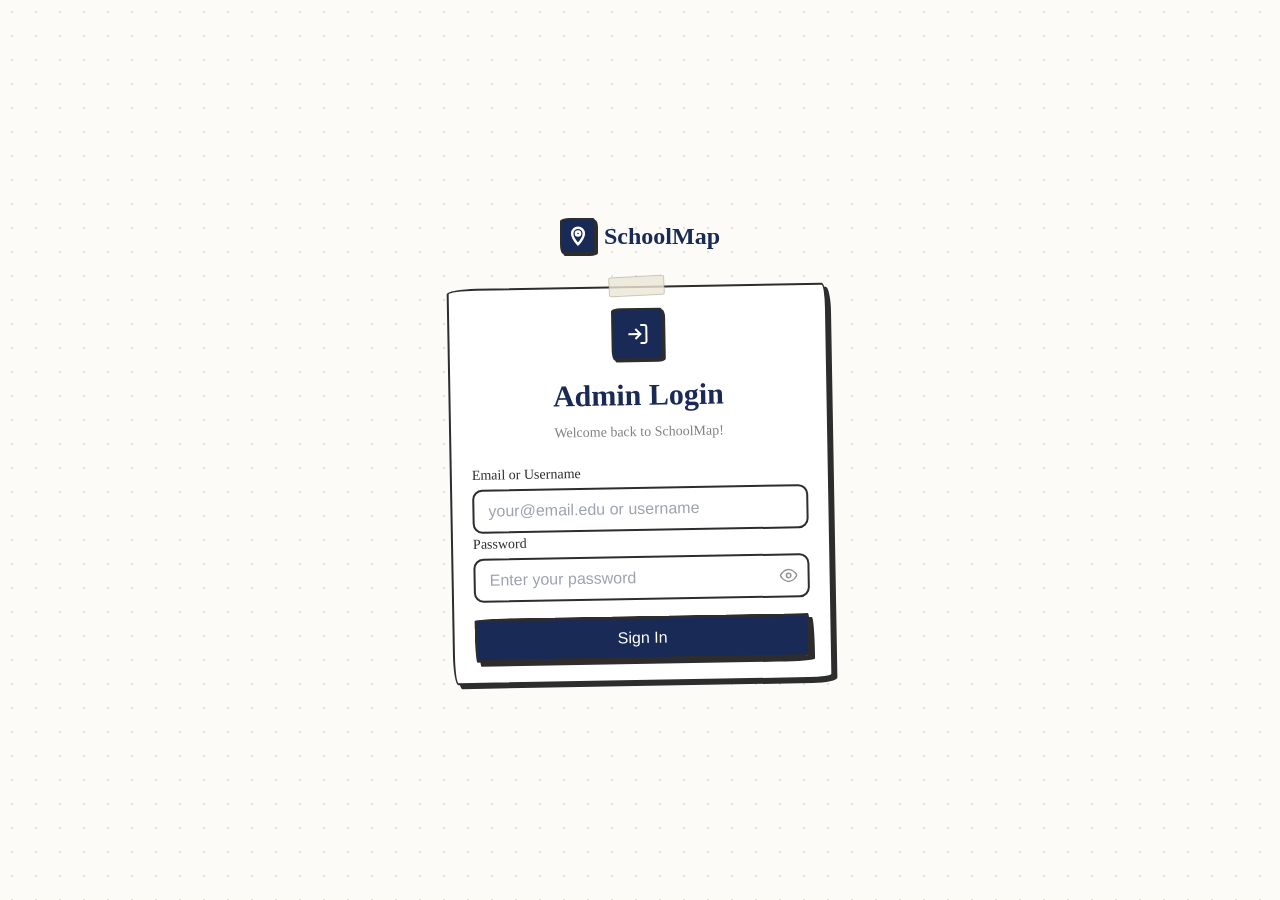
<file: SchoolMap-Management-System-05-2-26 - Back Up Copy of v1/html/super-admin-dashboard.html>
<!doctype html>
<html lang="en">
<head>
  <meta charset="UTF-8" />
  <meta name="viewport" content="width=device-width, initial-scale=1.0" />
  <title>SchoolMap — Super Admin Dashboard</title>
  <link rel="preconnect" href="https://fonts.googleapis.com" />
  <link rel="preconnect" href="https://fonts.gstatic.com" crossorigin />
  <link href="https://fonts.googleapis.com/css2?family=Kalam:wght@300;400;700&family=Patrick+Hand&display=swap" rel="stylesheet" />
  <link rel="stylesheet" href="../assets/css/style.css?v=20260512-account-list-ui" />
</head>
<body>
  <div id="page-super-admin" class="page" style="display:flex; flex-direction:column; height:100vh; overflow:hidden;">

    <!-- HEADER -->
    <header class="admin-header sa-header">
      <div class="admin-header-inner sa-header-inner">
        <button class="admin-back-btn sa-back-map-btn" onclick="window.location.href='map.html'">
          <svg xmlns="http://www.w3.org/2000/svg" width="16" height="16" fill="none" viewBox="0 0 24 24" stroke="currentColor" stroke-width="2"><path d="M19 12H5M12 19l-7-7 7-7"/></svg>
          Back to Map
        </button>
        <div class="admin-title-area sa-console-title">
          <div class="admin-title-icon">
            <svg xmlns="http://www.w3.org/2000/svg" width="20" height="20" fill="none" viewBox="0 0 24 24" stroke="white" stroke-width="2.5">
              <path d="M12 22s8-4 8-10V5l-8-3-8 3v7c0 6 8 10 8 10z"/>
            </svg>
          </div>
          <div>
            <h1>Super Admin Console – Manage System &amp; Accounts</h1>
          </div>
        </div>
        <div class="admin-actions sa-user-actions">
          <button class="map-user-btn admin-btn" type="button" onclick="toggleSuperAdminMenu(this)">
            <div class="user-avatar">
              <svg xmlns="http://www.w3.org/2000/svg" width="12" height="12" fill="none" viewBox="0 0 24 24" stroke="white" stroke-width="2">
                <path d="M20 21v-2a4 4 0 00-4-4H8a4 4 0 00-4 4v2"/>
                <circle cx="12" cy="7" r="4"/>
              </svg>
            </div>
            <span id="sa-username-display" class="user-avatar-name">Super Administrator</span>
            <svg xmlns="http://www.w3.org/2000/svg" width="14" height="14" fill="none" viewBox="0 0 24 24" stroke="currentColor" stroke-width="2">
              <polyline points="6 9 12 15 18 9"/>
            </svg>
          </button>
        </div>
      </div>
    </header>
    <div id="sa-user-dropdown" class="user-dropdown sa-user-dropdown" style="display:none">
      <div class="user-dropdown-name">Super Administrator</div>
      <div class="user-dropdown-role">Super Admin</div>
      <hr style="border-color:#2d2d2d22; margin:4px 0" />
      <button class="user-dropdown-item" onclick="window.location.href='admin-dashboard.html'">Go to Map Editor</button>
      <button class="user-dropdown-item user-dropdown-logout" onclick="handleLogout()">Log out</button>
    </div>

    <!-- MAIN CONTENT GRID -->
    <main class="sa-main">
      <!-- SIDEBAR -->
      <aside class="sa-sidebar">
        <nav class="sa-nav">
          <button class="sa-nav-btn active" data-target="admins" onclick="switchTab('admins')">
            <svg xmlns="http://www.w3.org/2000/svg" width="18" height="18" fill="none" viewBox="0 0 24 24" stroke="currentColor" stroke-width="2"><path d="M16 21v-2a4 4 0 00-4-4H6a4 4 0 00-4 4v2"/><circle cx="9" cy="7" r="4"/><path d="M22 21v-2a4 4 0 00-3-3.87"/><path d="M16 3.13a4 4 0 010 7.75"/></svg>
            Admin Accounts
          </button>
          <button class="sa-nav-btn" data-target="backup" onclick="switchTab('backup')">
            <svg xmlns="http://www.w3.org/2000/svg" width="18" height="18" fill="none" viewBox="0 0 24 24" stroke="currentColor" stroke-width="2"><path d="M21 15v4a2 2 0 01-2 2H5a2 2 0 01-2-2v-4"/><polyline points="17 8 12 3 7 8"/><line x1="12" y1="3" x2="12" y2="15"/></svg>
            Backup & Restore
          </button>
          <button class="sa-nav-btn" data-target="logs" onclick="switchTab('logs')">
            <svg xmlns="http://www.w3.org/2000/svg" width="18" height="18" fill="none" viewBox="0 0 24 24" stroke="currentColor" stroke-width="2"><path d="M14 2H6a2 2 0 00-2 2v16a2 2 0 002 2h12a2 2 0 002-2V8z"/><polyline points="14 2 14 8 20 8"/><line x1="16" y1="13" x2="8" y2="13"/><line x1="16" y1="17" x2="8" y2="17"/></svg>
            System Logs
          </button>
          <button class="sa-nav-btn" data-target="archive" onclick="switchTab('archive')">
            <svg xmlns="http://www.w3.org/2000/svg" width="18" height="18" fill="none" viewBox="0 0 24 24" stroke="currentColor" stroke-width="2"><polyline points="21 8 21 21 3 21 3 8"/><rect x="1" y="3" width="22" height="5"/><line x1="10" y1="12" x2="14" y2="12"/></svg>
            Archive
          </button>
          <button class="sa-nav-btn" data-target="reports" onclick="switchTab('reports')">
            <svg xmlns="http://www.w3.org/2000/svg" width="18" height="18" fill="none" viewBox="0 0 24 24" stroke="currentColor" stroke-width="2"><line x1="18" y1="20" x2="18" y2="10"/><line x1="12" y1="20" x2="12" y2="4"/><line x1="6" y1="20" x2="6" y2="14"/></svg>
            Reports
          </button>
          <button class="sa-nav-btn" data-target="settings" onclick="switchTab('settings')">
            <svg xmlns="http://www.w3.org/2000/svg" width="18" height="18" fill="none" viewBox="0 0 24 24" stroke="currentColor" stroke-width="2"><circle cx="12" cy="12" r="3"/><path d="M19.4 15a1.65 1.65 0 00.33 1.82l.06.06a2 2 0 010 2.83 2 2 0 01-2.83 0l-.06-.06a1.65 1.65 0 00-1.82-.33 1.65 1.65 0 00-1 1.51V21a2 2 0 01-4 0v-.09A1.65 1.65 0 009 19.4a1.65 1.65 0 00-1.82.33l-.06.06a2 2 0 01-2.83 0 2 2 0 010-2.83l.06-.06A1.65 1.65 0 004.68 15a1.65 1.65 0 00-1.51-1H3a2 2 0 010-4h.09A1.65 1.65 0 004.6 9a1.65 1.65 0 00-.33-1.82l-.06-.06a2 2 0 112.83-2.83l.06.06A1.65 1.65 0 009 4.68a1.65 1.65 0 001-1.51V3a2 2 0 014 0v.09a1.65 1.65 0 001 1.51 1.65 1.65 0 001.82-.33l.06-.06a2 2 0 012.83 2.83l-.06.06a1.65 1.65 0 00-.33 1.82V9c.26.604.852 1.006 1.51 1H21a2 2 0 010 4h-.09a1.65 1.65 0 00-1.51 1z"/></svg>
            Settings
          </button>
        </nav>
      </aside>

      <!-- CONTENT AREA -->
      <section class="sa-content" id="sa-content-area">

        <!-- 1. ADMIN MANAGEMENT -->
        <div id="tab-admins" class="sa-tab-content">
          <div class="sa-section-header">
            <h2>👥 Admin Account Management</h2>
            <p>Create, view, reset passwords, and disable/enable admin accounts.</p>
          </div>
          <div class="sa-grid-2">
            <div class="wobbly-card wobbly-card-yellow" style="padding:20px;">
              <h3 class="card-heading">Create New Admin</h3>
              <form id="create-admin-form" onsubmit="handleCreateAdmin(event)" style="display:flex; flex-direction:column; gap:12px;">
                <div class="field-group">
                  <label class="guest-label">Full Name</label>
                  <input type="text" id="new-admin-name" class="wobbly-input" placeholder="Juan Dela Cruz" required />
                </div>
                <div class="field-group">
                  <label class="guest-label">Email</label>
                  <input type="email" id="new-admin-email" class="wobbly-input" placeholder="admin@school.com" required />
                </div>
                <div class="field-group">
                  <label class="guest-label">Password</label>
                  <input type="password" id="new-admin-pass" class="wobbly-input" placeholder="Min 8 chars, Aa, 1, symbol" required />
                  <button type="button" class="pw-toggle" onclick="togglePasswordVisibility('new-admin-pass', this)" aria-label="Show or hide password">
                    <svg class="eye-icon" xmlns="http://www.w3.org/2000/svg" width="18" height="18" fill="none" viewBox="0 0 24 24" stroke="currentColor" stroke-width="2">
                      <path d="M17.94 17.94A10.07 10.07 0 0112 20c-7 0-11-8-11-8a18.45 18.45 0 015.06-5.94M9.9 4.24A9.12 9.12 0 0112 4c7 0 11 8 11 8a18.5 18.5 0 01-2.16 3.19m-6.72-1.07a3 3 0 11-4.24-4.24"/>
                      <line x1="1" y1="1" x2="23" y2="23"/>
                    </svg>
                  </button>
                </div>
                <div class="field-group">
                  <label class="guest-label">Role</label>
                  <input type="text" class="wobbly-input" value="admin" disabled style="background:#ebe8d5; cursor:not-allowed;" />
                </div>
                <button type="submit" class="wobbly-btn wobbly-btn-primary w-full">
                  <svg xmlns="http://www.w3.org/2000/svg" width="16" height="16" fill="none" viewBox="0 0 24 24" stroke="currentColor" stroke-width="2"><path d="M12 5v14M5 12h14"/></svg>
                  Create Admin Account
                </button>
              </form>
            </div>
            <div class="wobbly-card wobbly-card-white" style="padding:20px;">
              <h3 class="card-heading">Existing Accounts</h3>
              <div class="sa-admin-filter-row">
                <input
                  type="search"
                  id="admin-search"
                  class="wobbly-input sa-admin-search"
                  placeholder="Search accounts by name or email..."
                  oninput="filterExistingAdmins()"
                />
                <select
                  id="admin-status-filter"
                  class="wobbly-input sa-admin-status-filter"
                  onchange="filterExistingAdmins()"
                  aria-label="Filter admin account status"
                >
                  <option value="all">All accounts</option>
                  <option value="enabled">Enabled only</option>
                  <option value="disabled">Disabled only</option>
                </select>
              </div>
              <div id="admin-list-container">
                <!-- List populated by JS -->
              </div>
            </div>
          </div>
        </div>

        <!-- 2. BACKUP & RESTORE -->
        <div id="tab-backup" class="sa-tab-content" style="display:none;">
          <div class="sa-section-header">
            <h2>💾 System Backup & Restore</h2>
            <p>Backup full database, restore previous backup, or restore last stable version.</p>
          </div>
          <div class="sa-grid-3">
            <div class="wobbly-card wobbly-card-beige" style="padding:20px; text-align:center;">
              <svg xmlns="http://www.w3.org/2000/svg" width="40" height="40" fill="none" viewBox="0 0 24 24" stroke="#192a57" stroke-width="2"><path d="M21 15v4a2 2 0 01-2 2H5a2 2 0 01-2-2v-4"/><polyline points="17 8 12 3 7 8"/><line x1="12" y1="3" x2="12" y2="15"/></svg>
              <h3 class="card-heading" style="margin-top:12px;">Backup Database</h3>
              <p style="font-size:14px; opacity:0.7; margin-bottom:12px;">Export all system data to a downloadable JSON file.</p>
              <button class="wobbly-btn wobbly-btn-primary w-full" onclick="handleBackup()">Create Backup</button>
            </div>
            <div class="wobbly-card wobbly-card-yellow" style="padding:20px; text-align:center;">
              <svg xmlns="http://www.w3.org/2000/svg" width="40" height="40" fill="none" viewBox="0 0 24 24" stroke="#c24322" stroke-width="2"><path d="M21 15v4a2 2 0 01-2 2H5a2 2 0 01-2-2v-4"/><polyline points="7 10 12 15 17 10"/><line x1="12" y1="15" x2="12" y2="3"/></svg>
              <h3 class="card-heading" style="margin-top:12px;">Restore Backup</h3>
              <p style="font-size:14px; opacity:0.7; margin-bottom:12px;">Upload a previously exported backup file to restore data.</p>
              <input type="file" id="restore-file" accept=".json" hidden />
              <button class="wobbly-btn wobbly-btn-secondary w-full" onclick="document.getElementById('restore-file').click()">Upload & Restore</button>
            </div>
            <div class="wobbly-card wobbly-card-white" style="padding:20px; text-align:center;">
              <svg xmlns="http://www.w3.org/2000/svg" width="40" height="40" fill="none" viewBox="0 0 24 24" stroke="#8F3347" stroke-width="2"><path d="M3 12a9 9 0 109-9 9.75 9.75 0 00-6.74 2.74L3 8"/><path d="M3 3v5h5"/></svg>
              <h3 class="card-heading" style="margin-top:12px;">Restore Defaults</h3>
              <p style="font-size:14px; opacity:0.7; margin-bottom:12px;">Reset system to factory defaults. This action cannot be undone.</p>
              <button class="wobbly-btn wobbly-btn-danger w-full" onclick="resetSystem()">Restore Factory Defaults</button>
            </div>
          </div>
          <div class="wobbly-card wobbly-card-white" style="padding:20px; margin-top:20px;">
            <h3 class="card-heading">Backup History</h3>
            <div id="backup-history-list" style="font-size:14px; opacity:0.7;">
              <!-- Populated by JS -->
            </div>
          </div>
        </div>

        <!-- 3. SYSTEM LOGS -->
        <div id="tab-logs" class="sa-tab-content" style="display:none;">
          <div class="sa-section-header">
            <h2>📋 System Logs (Audit Trail)</h2>
            <p>View all admin actions: login/logout history, map edits, pin updates, route changes.</p>
          </div>
          <div class="wobbly-card wobbly-card-white" style="padding:20px;">
            <div class="sa-log-toolbar">
              <div class="sa-log-filters">
                <button class="wobbly-btn wobbly-btn-sm wobbly-btn-secondary log-filter-btn active" data-filter="all" onclick="filterLogs('all')">All</button>
                <button class="wobbly-btn wobbly-btn-sm wobbly-btn-secondary log-filter-btn" data-filter="login" onclick="filterLogs('login')">Login/Logout</button>
                <button class="wobbly-btn wobbly-btn-sm wobbly-btn-secondary log-filter-btn" data-filter="map" onclick="filterLogs('map')">Map Edits</button>
                <button class="wobbly-btn wobbly-btn-sm wobbly-btn-secondary log-filter-btn" data-filter="pin" onclick="filterLogs('pin')">Pin Updates</button>
                <button class="wobbly-btn wobbly-btn-sm wobbly-btn-secondary log-filter-btn" data-filter="route" onclick="filterLogs('route')">Route Updates</button>
                <button class="wobbly-btn wobbly-btn-sm wobbly-btn-secondary log-filter-btn" data-filter="password_reset" onclick="filterLogs('password_reset')">Password Reset</button>
                <button class="wobbly-btn wobbly-btn-sm wobbly-btn-secondary log-filter-btn" data-filter="visitor" onclick="filterLogs('visitor')">Visitors</button>
              </div>
              <div class="sa-log-tools">
                <input
                  type="search"
                  id="log-search"
                  class="wobbly-input sa-log-search"
                  placeholder="Search logs..."
                  oninput="searchLogs(this.value)"
                />
                <select id="log-sort-select" class="wobbly-input sa-log-sort" onchange="sortLogs(this.value)">
                  <option value="newest" selected>Newest first</option>
                  <option value="oldest">Oldest first</option>
                  <option value="category">By category</option>
                </select>
                <button class="wobbly-btn wobbly-btn-sm wobbly-btn-danger" onclick="clearLogs()">Clear Logs</button>
              </div>
            </div>
            <div class="sa-log-table-wrap">
              <table class="sa-table">
                <thead>
                  <tr>
                    <th>Timestamp</th>
                    <th>User</th>
                    <th>Action</th>
                    <th>Category</th>
                    <th>Details</th>
                  </tr>
                </thead>
                <tbody id="logs-table-body">
                  <!-- Rows populated by JS -->
                </tbody>
              </table>
            </div>
          </div>
        </div>

        <!-- 4. ARCHIVE -->
        <div id="tab-archive" class="sa-tab-content" style="display:none;">
          <div class="sa-section-header">
            <h2>🗂️ Archive Management</h2>
            <p>Recover floors, pins, legends, route locations, routes, and route points that admins archived or deleted.</p>
          </div>
          <div class="wobbly-card wobbly-card-white" style="padding:20px;">
            <div class="sa-archive-head">
              <h3 class="card-heading" style="margin:0;">Archived Map Items</h3>
              <button class="wobbly-btn wobbly-btn-sm wobbly-btn-secondary" onclick="loadArchives()">Refresh</button>
            </div>
            <input
              type="search"
              id="archive-search"
              class="wobbly-input sa-archive-search"
              placeholder="Search archived floors, pins, legends, routes, points..."
              oninput="searchArchives(this.value)"
            />
            <div class="sa-archive-filters" aria-label="Archive categories">
              <button class="sa-archive-filter active" data-archive-filter="all" onclick="setArchiveFilter('all')">All</button>
              <button class="sa-archive-filter" data-archive-filter="floor" onclick="setArchiveFilter('floor')">Floors</button>
              <button class="sa-archive-filter" data-archive-filter="pin" onclick="setArchiveFilter('pin')">Pins</button>
              <button class="sa-archive-filter" data-archive-filter="legend" onclick="setArchiveFilter('legend')">Legends</button>
              <button class="sa-archive-filter" data-archive-filter="route_location" onclick="setArchiveFilter('route_location')">Route Location</button>
              <button class="sa-archive-filter" data-archive-filter="route" onclick="setArchiveFilter('route')">Route</button>
              <button class="sa-archive-filter" data-archive-filter="point" onclick="setArchiveFilter('point')">Points</button>
            </div>
            <div id="archive-list-container">
              <!-- Populated by JS -->
            </div>
          </div>
        </div>

        <!-- 5. REPORTS -->
        <div id="tab-reports" class="sa-tab-content" style="display:none;">
          <div class="sa-section-header">
            <h2>📊 Reports (Full Access)</h2>
            <p>Visitor reports, usage analytics, and export options.</p>
          </div>
          <div class="sa-grid-3">
            <div class="wobbly-card wobbly-card-navy" style="padding:20px; text-align:center;">
              <h3 class="card-heading" style="color:white; font-size:32px; margin:0;" id="report-total-visits">0</h3>
              <p style="color:#fff9c4; font-size:14px; margin-top:4px;">Total Visits</p>
            </div>
            <div class="wobbly-card wobbly-card-yellow" style="padding:20px; text-align:center;">
              <h3 class="card-heading" style="font-size:32px; margin:0; color:#192a57;" id="report-today-visits">0</h3>
              <p style="font-size:14px; opacity:0.7; margin-top:4px;">Today's Visits</p>
            </div>
            <div class="wobbly-card wobbly-card-beige" style="padding:20px; text-align:center;">
              <h3 class="card-heading" style="font-size:32px; margin:0; color:#c24322;" id="report-active-admins">0</h3>
              <p style="font-size:14px; opacity:0.7; margin-top:4px;">Active Admins</p>
            </div>
          </div>
          <div class="sa-grid-2" style="margin-top:20px;">
            <div class="wobbly-card wobbly-card-white" style="padding:20px;">
              <h3 class="card-heading">Top Visited Locations</h3>
              <div id="report-top-locations" style="font-size:14px;">
                <!-- Populated by JS -->
              </div>
            </div>
            <div class="wobbly-card wobbly-card-white" style="padding:20px;">
              <div style="display:flex; justify-content:space-between; align-items:center; margin-bottom:12px;">
                <h3 class="card-heading" style="margin:0;">Export Reports</h3>
              </div>
              <div style="display:flex; flex-direction:column; gap:10px;">
                <button class="wobbly-btn wobbly-btn-primary w-full" onclick="exportReport('daily')">
                  📅 Export Daily Report
                </button>
                <button class="wobbly-btn wobbly-btn-secondary w-full" onclick="exportReport('weekly')">
                  📆 Export Weekly Report
                </button>
                <button class="wobbly-btn wobbly-btn-secondary w-full" onclick="exportReport('yearly')">
                  📊 Export Yearly Report
                </button>
              </div>
            </div>
          </div>
        </div>

        <!-- 6. SETTINGS -->
        <div id="tab-settings" class="sa-tab-content" style="display:none;">
          <div class="sa-section-header">
            <h2>⚙️ System Settings</h2>
            <p>Configure system behavior, security, and data retention.</p>
          </div>
          <div class="sa-grid-2">
            <div class="wobbly-card wobbly-card-white" style="padding:20px;">
              <h3 class="card-heading">General Configuration</h3>
              <div style="display:flex; flex-direction:column; gap:16px;">
                <label class="sa-toggle">
                  <input type="checkbox" id="set-guest-mode" onchange="saveSettings()" />
                  <span class="sa-toggle-slider"></span>
                  <span>Enable Guest Mode (Public Access)</span>
                </label>
                <label class="sa-toggle">
                  <input type="checkbox" id="set-access-mode" onchange="saveSettings()" />
                  <span class="sa-toggle-slider"></span>
                  <span>Enable Accessibility Mode</span>
                </label>
              </div>
            </div>
            <div class="wobbly-card wobbly-card-beige" style="padding:20px;">
              <h3 class="card-heading">Data Retention</h3>
              <div class="field-group" style="margin-bottom:16px;">
                <label class="guest-label">Log retention period</label>
                <select id="set-log-retention" class="wobbly-input" onchange="saveSettings()">
                  <option value="7">7 days</option>
                  <option value="14">14 days</option>
                  <option value="30" selected>30 days</option>
                  <option value="90">90 days</option>
                  <option value="365">1 year</option>
                </select>
              </div>
              <p style="font-size:13px; opacity:0.7;">Logs older than the selected period will be automatically purged.</p>
            </div>
          </div>
          <div class="wobbly-card wobbly-card-navy" style="padding:20px; color:white; margin-top:20px;">
            <h3 class="card-heading" style="color:white;">Security Controls</h3>
            <div class="sa-grid-2" style="gap:20px;">
              <div>
                <label class="guest-label" style="color:#fff9c4;">Max Login Attempts Before Lockout</label>
                <select id="set-max-attempts" class="wobbly-input" onchange="saveSettings()" style="margin-top:6px;">
                  <option value="3">3 attempts</option>
                  <option value="5" selected>5 attempts</option>
                  <option value="10">10 attempts</option>
                </select>
              </div>
              <div>
                <label class="guest-label" style="color:#fff9c4;">Lockout Duration</label>
                <select id="set-lockout-duration" class="wobbly-input" onchange="saveSettings()" style="margin-top:6px;">
                  <option value="5">5 minutes</option>
                  <option value="15" selected>15 minutes</option>
                  <option value="30">30 minutes</option>
                  <option value="60">1 hour</option>
                </select>
              </div>
            </div>
            <div style="margin-top:20px; padding-top:16px; border-top:1px solid rgba(255,255,255,0.2);">
              <p style="opacity:0.8; font-size:14px; margin-bottom:12px;">Super Admin accounts cannot be deleted. Password can only be reset via database.</p>
              <button class="wobbly-btn wobbly-btn-danger" onclick="resetSystem()">⚠️ Reset Entire System</button>
            </div>
          </div>
        </div>

      </section>
    </main>
  </div>

  <div id="sa-admin-status-confirm" class="sa-admin-status-overlay" hidden>
    <div class="sa-admin-status-confirm">
      <h3 class="card-heading" id="sa-admin-status-title">Confirm Account Change</h3>
      <p id="sa-admin-status-message"></p>
      <div class="sa-admin-status-actions">
        <button type="button" class="wobbly-btn wobbly-btn-secondary" onclick="hideAdminStatusConfirm()">Cancel</button>
        <button type="button" class="wobbly-btn wobbly-btn-danger" id="sa-admin-status-confirm-btn" onclick="confirmAdminStatusChange()">Confirm</button>
      </div>
    </div>
  </div>

  <!-- Logout Confirmation Modal -->
  <div id="logoutModal" style="display:none; position:fixed; top:0; left:0; width:100%; height:100%; z-index:9999; background:rgba(0,0,0,0.5); align-items:center; justify-content:center;">
    <div class="wobbly-card wobbly-card-white" style="padding:24px; max-width:380px; width:90%; text-align:center;">
      <h3 class="card-heading">Confirm Logout</h3>
      <p style="margin-bottom:16px;">Are you sure you want to sign out?</p>
      <div style="display:flex; gap:10px; justify-content:center;">
        <button class="wobbly-btn wobbly-btn-secondary" onclick="hideLogoutModal()">Cancel</button>
        <button class="wobbly-btn wobbly-btn-danger" onclick="confirmLogout()">Log out</button>
      </div>
    </div>
  </div>

  <!-- Toast -->
  <div id="toast" class="toast" style="display:none"></div>

  <script src="../assets/js/core.js?v=20260512-back-logout-confirm"></script>
  <script src="../assets/js/super-admin-dashboard.js?v=20260512-back-logout-confirm"></script>
</body>
</html>
</file>
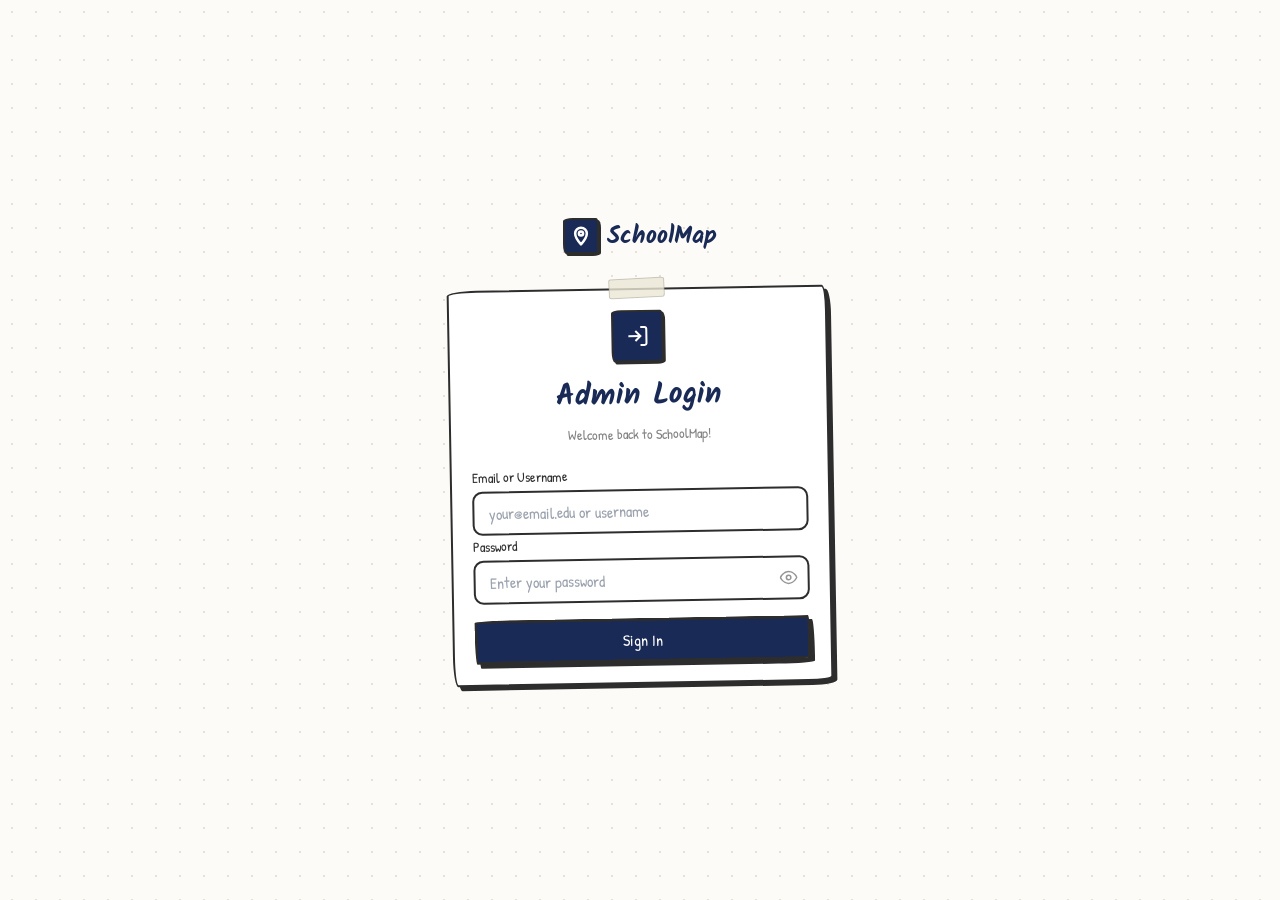
<file: SchoolMap-Management-System-05-2-26 - Back Up Copy of v1/html/super-admin-reset-password.html>
<!doctype html>
<html lang="en">
<head>
  <meta charset="UTF-8" />
  <meta name="viewport" content="width=device-width, initial-scale=1.0" />
  <title>SchoolMap - Super Admin Reset Password</title>
  <link rel="preconnect" href="https://fonts.googleapis.com" />
  <link rel="preconnect" href="https://fonts.gstatic.com" crossorigin />
  <link href="https://fonts.googleapis.com/css2?family=Kalam:wght@300;400;700&family=Patrick+Hand&display=swap" rel="stylesheet" />
  <link rel="stylesheet" href="../assets/css/style.css?v=20260511-sa-reset" />
</head>
<body>
  <div id="page-super-admin-reset" class="page sa-reset-page">
    <header class="admin-header sa-header">
      <div class="admin-header-inner sa-header-inner">
        <button class="admin-back-btn sa-back-map-btn" type="button" onclick="handleResetBack('super-admin-dashboard.html')">
          <svg xmlns="http://www.w3.org/2000/svg" width="16" height="16" fill="none" viewBox="0 0 24 24" stroke="currentColor" stroke-width="2"><path d="M19 12H5M12 19l-7-7 7-7"/></svg>
          Back to Dashboard
        </button>
        <div class="admin-title-area sa-console-title">
          <div class="admin-title-icon">
            <svg xmlns="http://www.w3.org/2000/svg" width="20" height="20" fill="none" viewBox="0 0 24 24" stroke="white" stroke-width="2.5">
              <path d="M12 22s8-4 8-10V5l-8-3-8 3v7c0 6 8 10 8 10z"/>
            </svg>
          </div>
          <div>
            <h1>Super Admin Password Reset</h1>
          </div>
        </div>
        <div class="admin-actions sa-user-actions">
          <button class="map-user-btn admin-btn" type="button" onclick="handleLogout()">Log out</button>
        </div>
      </div>
    </header>

    <main class="sa-reset-main">
      <section class="sa-reset-panel wobbly-card wobbly-card-white">
        <div class="sa-section-header">
          <h2>Admin Account Password</h2>
          <p>Use this page for Super Admin managed password changes. The Forgot Password page remains for email-based self-service recovery.</p>
        </div>

        <form id="sa-reset-form" class="sa-reset-form">
          <div id="sa-reset-fields" class="sa-reset-fields">
            <div class="field-group">
              <label for="reset-admin-name" class="guest-label">Full Name</label>
              <input type="text" id="reset-admin-name" class="wobbly-input readonly-input" readonly />
            </div>
            <div class="field-group">
              <label for="reset-admin-email" class="guest-label">Email</label>
              <input type="email" id="reset-admin-email" class="wobbly-input readonly-input" readonly />
            </div>
            <div class="field-group">
              <label for="reset-old-pass" class="guest-label">Old Password</label>
              <input type="password" id="reset-old-pass" class="wobbly-input" autocomplete="current-password" required />
              <button type="button" class="pw-toggle" onclick="togglePasswordVisibility('reset-old-pass', this)" aria-label="Show or hide old password">
                <svg class="eye-icon" xmlns="http://www.w3.org/2000/svg" width="18" height="18" fill="none" viewBox="0 0 24 24" stroke="currentColor" stroke-width="2">
                  <path d="M17.94 17.94A10.07 10.07 0 0112 20c-7 0-11-8-11-8a18.45 18.45 0 015.06-5.94M9.9 4.24A9.12 9.12 0 0112 4c7 0 11 8 11 8a18.5 18.5 0 01-2.16 3.19m-6.72-1.07a3 3 0 11-4.24-4.24"/>
                  <line x1="1" y1="1" x2="23" y2="23"/>
                </svg>
              </button>
            </div>
            <div class="field-group">
              <label for="reset-new-pass" class="guest-label">New Password</label>
              <input type="password" id="reset-new-pass" class="wobbly-input" autocomplete="new-password" placeholder="Min 8 chars, Aa, 1, symbol" required />
              <button type="button" class="pw-toggle" onclick="togglePasswordVisibility('reset-new-pass', this)" aria-label="Show or hide new password">
                <svg class="eye-icon" xmlns="http://www.w3.org/2000/svg" width="18" height="18" fill="none" viewBox="0 0 24 24" stroke="currentColor" stroke-width="2">
                  <path d="M17.94 17.94A10.07 10.07 0 0112 20c-7 0-11-8-11-8a18.45 18.45 0 015.06-5.94M9.9 4.24A9.12 9.12 0 0112 4c7 0 11 8 11 8a18.5 18.5 0 01-2.16 3.19m-6.72-1.07a3 3 0 11-4.24-4.24"/>
                  <line x1="1" y1="1" x2="23" y2="23"/>
                </svg>
              </button>
            </div>
            <p id="sa-reset-error" class="field-error sa-reset-error"></p>
            <button type="submit" class="wobbly-btn wobbly-btn-primary w-full">Reset Pass</button>
          </div>
        </form>

        <div id="sa-reset-confirm" class="sa-reset-confirm-overlay" hidden>
          <div class="sa-reset-confirm">
            <h3 class="card-heading">Confirm Password Reset</h3>
            <p>Reset the password for <strong id="confirm-admin-name"></strong>?</p>
            <div class="sa-reset-confirm-actions">
              <button type="button" class="wobbly-btn wobbly-btn-secondary" id="sa-reset-cancel">Cancel</button>
              <button type="button" class="wobbly-btn wobbly-btn-danger" id="sa-reset-confirm-btn">Confirm Reset</button>
            </div>
          </div>
        </div>

        <div id="sa-reset-exit-confirm" class="sa-reset-confirm" hidden>
          <h3 class="card-heading">Exit Password Reset?</h3>
          <p>You already entered password details. Are you sure you want to leave this reset page?</p>
          <div class="sa-reset-confirm-actions">
            <button type="button" class="wobbly-btn wobbly-btn-secondary" id="sa-reset-exit-cancel">Continue Editing</button>
            <button type="button" class="wobbly-btn wobbly-btn-danger" id="sa-reset-exit-confirm-btn">Leave Page</button>
          </div>
        </div>
      </section>
    </main>
  </div>

  <div id="logoutModal" style="display:none; position:fixed; top:0; left:0; width:100%; height:100%; z-index:9999; background:rgba(0,0,0,0.5); align-items:center; justify-content:center;">
    <div class="wobbly-card wobbly-card-white" style="padding:24px; max-width:380px; width:90%; text-align:center;">
      <h3 class="card-heading">Confirm Logout</h3>
      <p style="margin-bottom:16px;">Are you sure you want to sign out?</p>
      <div style="display:flex; gap:10px; justify-content:center;">
        <button class="wobbly-btn wobbly-btn-secondary" onclick="hideLogoutModal()">Cancel</button>
        <button class="wobbly-btn wobbly-btn-danger" onclick="confirmLogout()">Log out</button>
      </div>
    </div>
  </div>
  <div id="toast" class="toast" style="display:none"></div>

  <script src="../assets/js/core.js?v=20260511-sa-reset"></script>
  <script src="../assets/js/super-admin-reset-password.js?v=20260511-sa-reset"></script>
</body>
</html>
</file>
<file: SchoolMap-Management-System-05-2-26 - Back Up Copy of v1/assets/css/style.css>
/* =========================================================
   SCHOOLMAP — style.css
   Complete stylesheet for the SchoolMap application
   ========================================================= */

/* ---------- Google Fonts are loaded in HTML ---------- */

/* ===== CSS RESET & BASE GLOBAL ===== */

/* ---------- CSS Reset & Base ---------- */
*,
*::before,
*::after {
  box-sizing: border-box;
  margin: 0;
  padding: 0;
}

html,
body {
  height: 100%;
  font-family: "Patrick Hand", sans-serif;
  background-color: #fdfbf7;
  color: #2d2d2d;
  -webkit-font-smoothing: antialiased;
  background-image: radial-gradient(#e5e0d8 1px, transparent 1px);
  background-size: 24px 24px;
}

button {
  font-family: inherit;
  cursor: pointer;
  background: none;
  border: none;
}

input,
select,
textarea {
  font-family: inherit;
}

a {
  color: inherit;
  text-decoration: none;
}

/* ===== LAYOUT UTILITIES GLOBAL ===== */

/* ---------- Page System ---------- */
.page {
  min-height: 100vh;
  width: 100%;
}

/* ---------- Container ---------- */
.container {
  max-width: 1024px;
  margin: 0 auto;
  padding: 0 16px;
}

/* ===== WOBBLY DESIGN LANGUAGE GLOBAL ===== */

/* ---------- WOBBLY DESIGN LANGUAGE ---------- */
.wobbly {
  border-radius: 255px 15px 225px 15px / 15px 225px 15px 255px;
}

.wobbly-md {
  border-radius: 30px 5px 25px 5px / 5px 25px 5px 30px;
}

.wobbly-sm {
  border-radius: 10px 3px 8px 3px / 3px 8px 3px 10px;
}

.wobbly-lg {
  border-radius: 60px 10px 55px 10px / 10px 55px 10px 60px;
}

/* ===== HARD SHADOWS GLOBAL ===== */

/* ---------- Hard Shadows ---------- */
.hard-shadow {
  box-shadow: 4px 4px 0px 0px #2d2d2d;
}

.hard-shadow-sm {
  box-shadow: 2px 2px 0px 0px #2d2d2d;
}

.hard-shadow-lg {
  box-shadow: 6px 6px 0px 0px #2d2d2d;
}

/* ===== WOBBLY CARDS GLOBAL ===== */

/* ---------- Wobbly Cards ---------- */
.wobbly-card {
  position: relative;
  border: 2.5px solid #2d2d2d;
  border-radius: 30px 5px 25px 5px / 5px 25px 5px 30px;
  padding: 20px;
  box-shadow: 4px 4px 0px 0px #2d2d2d;
}

.wobbly-card-white {
  background: #ffffff;
}
.wobbly-card-yellow {
  background: #fff9c4;
}
.wobbly-card-beige {
  background: #f8e9d8;
}
.wobbly-card-navy {
  background: #192a57;
  color: #fff;
}

.rotate-n2 {
  transform: rotate(-2deg);
}
.rotate-n1 {
  transform: rotate(-1deg);
}
.rotate-0 {
  transform: rotate(0deg);
}
.rotate-1 {
  transform: rotate(1deg);
}
.rotate-2 {
  transform: rotate(2deg);
}

/* Tape decoration */
.tape-decoration::before {
  content: "";
  position: absolute;
  top: -12px;
  left: 50%;
  transform: translateX(-50%) rotate(-2deg);
  width: 56px;
  height: 20px;
  background: rgba(235, 232, 213, 0.8);
  border: 1px solid rgba(45, 45, 45, 0.2);
  border-radius: 2px 4px 2px 4px / 3px 2px 4px 2px;
  z-index: 10;
}

/* Tack decoration */
.tack-decoration::before {
  content: "";
  position: absolute;
  top: -10px;
  left: 50%;
  transform: translateX(-50%);
  width: 20px;
  height: 20px;
  background: #c24322;
  border: 2px solid #2d2d2d;
  border-radius: 50%;
  z-index: 10;
  box-shadow: 2px 2px 0px 0px #2d2d2d;
}

/* ===== WOBBLY BUTTONS GLOBAL ===== */

/* ---------- Wobbly Buttons ---------- */
.wobbly-btn {
  display: inline-flex;
  align-items: center;
  justify-content: center;
  gap: 8px;
  font-family: "Patrick Hand", sans-serif;
  font-weight: 500;
  font-size: 16px;
  border: 3px solid #2d2d2d;
  border-radius: 255px 15px 225px 15px / 15px 225px 15px 255px;
  padding: 10px 24px;
  height: 44px;
  cursor: pointer;
  box-shadow: 4px 4px 0px 0px #2d2d2d;
  transition: all 0.1s ease;
  user-select: none;
  white-space: nowrap;
}

.wobbly-btn:hover {
  transform: translate(2px, 2px);
  box-shadow: 2px 2px 0px 0px #2d2d2d;
}

.wobbly-btn:active {
  transform: translate(4px, 4px);
  box-shadow: none;
}

.wobbly-btn:disabled {
  opacity: 0.5;
  cursor: not-allowed;
  transform: none;
  box-shadow: 4px 4px 0px 0px #2d2d2d;
}

.wobbly-btn-primary {
  background: #192a57;
  color: #ffffff;
}
.wobbly-btn-primary:hover {
  background: #2d4080;
}

.wobbly-btn-secondary {
  background: #ebe8d5;
  color: #2d2d2d;
}
.wobbly-btn-secondary:hover {
  background: #2d5da1;
  color: #ffffff;
}

.wobbly-btn-danger {
  background: #c24322;
  color: #ffffff;
}
.wobbly-btn-danger:hover {
  background: #a8371a;
}

.wobbly-btn-sm {
  font-size: 14px;
  padding: 6px 16px;
  height: 36px;
  gap: 6px;
}

.wobbly-btn-lg {
  font-size: 25px;
  padding: 12px 32px;
  height: 70px;
  width: 300px;
  gap: 10px;
}

.w-full {
  width: 100%;
}

/* ===== WOBBLY INPUT GLOBAL ===== */

/* ---------- Wobbly Input ---------- */
.wobbly-input {
  width: 100%;
  padding: 10px 16px;
  font-family: "Patrick Hand", sans-serif;
  font-size: 16px;
  color: #2d2d2d;
  background: #ffffff;
  border: 2.5px solid #2d2d2d;
  border-radius: 10px 3px 8px 3px / 3px 8px 3px 10px;
  outline: none;
  transition: all 0.15s ease;
}

.wobbly-input:focus {
  border-color: #192a57;
  box-shadow: 0 0 0 3px rgba(25, 42, 87, 0.15);
}

.wobbly-input::placeholder {
  color: rgba(45, 45, 45, 0.4);
}

.map-search-input::placeholder,
.guest-input::placeholder,
.wobbly-input::placeholder {
  color: #9ca3af !important;
  -webkit-text-fill-color: #9ca3af !important;
  opacity: 1 !important;
}

.route-select option:disabled,
.guest-input-select option:disabled {
  color: #9ca3af;
}

.wobbly-input.error {
  border-color: #ff4d4d;
}

.wobbly-input.error:focus {
  box-shadow: 0 0 0 3px rgba(255, 77, 77, 0.2);
}

/* ===== TEXT LINK GLOBAL ===== */

/* ---------- Text Link ---------- */
.text-link {
  background: none;
  border: none;
  color: #2d5da1;
  font-family: inherit;
  font-size: 14px;
  cursor: pointer;
  text-decoration: underline;
  text-underline-offset: 2px;
  transition: color 0.15s;
}

.text-link:hover {
  color: #c24322;
}

/* ===== ANIMATIONS GLOBAL ===== */

/* ---------- Animations ---------- */
@keyframes pin-bounce {
  0%,
  100% {
    transform: translateY(0) scale(1);
  }
  50% {
    transform: translateY(-6px) scale(1.1);
  }
}

@keyframes wiggle {
  0%,
  100% {
    transform: rotate(-2deg);
  }
  50% {
    transform: rotate(2deg);
  }
}

@keyframes float {
  0%,
  100% {
    transform: translateY(0px) rotate(-1deg);
  }
  50% {
    transform: translateY(-10px) rotate(1deg);
  }
}

@keyframes route-dash {
  to {
    stroke-dashoffset: -12;
  }
}

@keyframes pulse-ring {
  0% {
    transform: scale(1);
    opacity: 1;
  }
  100% {
    transform: scale(2.5);
    opacity: 0;
  }
}

@keyframes fade-in-up {
  from {
    opacity: 0;
    transform: translateY(10px);
  }
  to {
    opacity: 1;
    transform: translateY(0);
  }
}

.pin-bounce {
  animation: pin-bounce 2s ease-in-out infinite;
}
.float-animation {
  animation: float 3s ease-in-out infinite;
}
.wiggle {
  animation: wiggle 3s ease-in-out infinite;
}

.route-path {
  stroke-dasharray: 8 4;
  animation: route-dash 1s linear infinite;
}

/* ===== HEADER & NAVIGATION index.html ===== */

/* ---------- LANDING PAGE ---------- */
.landing-header {
  position: sticky;
  top: 0;
  z-index: 100;
  background: #fdfbf7;
  border-bottom: 2.5px solid #2d2d2d;
  box-shadow: 0 2px 0px #2d2d2d;
}

.landing-header-inner {
  display: flex;
  align-items: center;
  justify-content: space-between;
  padding-top: 12px;
  padding-bottom: 12px;
}

.logo-btn {
  display: flex;
  align-items: center;
  gap: 8px;
  border: none;
  background: none;
  cursor: pointer;
  transition: transform 0.2s;
}

.logo-btn:hover {
  transform: rotate(-3deg);
}

.logo-icon {
  background: #192a57;
  border: 2.5px solid #2d2d2d;
  padding: 6px;
  border-radius: 10px 3px 8px 3px / 3px 8px 3px 10px;
  box-shadow: 2px 2px 0px 0px #2d2d2d;
  display: flex;
  align-items: center;
  justify-content: center;
  transition: transform 0.2s;
}

.logo-text {
  font-family: "Kalam", cursive;
  font-size: 24px;
  font-weight: 700;
  color: #192a57;
}

.map-logo-text {
  font-size: 18px;
  display: none;
}

#page-map .logo-btn {
  gap: 10px;
}

#page-map .logo-icon {
  padding: 8px;
}

#page-map .logo-icon svg {
  width: 20px;
  height: 20px;
}

#page-map .map-logo-text {
  font-size: 29px;
}

@media (min-width: 640px) {
  .map-logo-text {
    display: block;
  }
}

.desktop-nav {
  display: none;
  align-items: center;
  gap: 24px;
}

@media (min-width: 768px) {
  .desktop-nav {
    display: flex;
  }
}

.nav-btn {
  display: flex;
  align-items: center;
  gap: 6px;
  font-family: "Patrick Hand", sans-serif;
  font-size: 16px;
  color: #2d2d2d;
  border: none;
  background: none;
  cursor: pointer;
  transition: color 0.15s;
}

.nav-btn:hover,
.nav-btn.active {
  color: #192a57;
  font-weight: 700;
}

.mobile-menu-btn {
  display: flex;
  align-items: center;
  justify-content: center;
  padding: 8px;
  border: 2px solid #2d2d2d;
  border-radius: 10px 3px 8px 3px / 3px 8px 3px 10px;
  background: white;
}

@media (min-width: 768px) {
  .mobile-menu-btn {
    display: none;
  }
}

.mobile-nav {
  background: #f8e9d8;
  border-top: 2px solid #2d2d2d;
  padding: 12px 16px;
  display: flex;
  flex-direction: column;
  gap: 12px;
}

.mobile-nav button {
  display: flex;
  align-items: center;
  gap: 8px;
  font-family: "Patrick Hand", sans-serif;
  font-size: 16px;
  text-align: left;
  border: none;
  background: none;
  cursor: pointer;
}

/* ===== MAIN CONTENT AREA index.html ===== */

/* Landing Main */
.landing-main {
  padding-top: 32px;
  padding-bottom: 32px;
}

.landing-section {
  display: flex;
  flex-direction: column;
  align-items: center;
  gap: 32px;
}

/* ===== 3D MAP HERO index.html ===== */

/* 3D Map Hero */
.hero-wrapper {
  position: relative;
  width: 100%;
  max-width: 1000px;
  min-height: 340px;
  display: flex;
  align-items: center;
  justify-content: center;
  perspective: 900px;
}

.hero-shadow {
  position: absolute;
  bottom: 0;
  left: 10%;
  right: 10%;
  height: 40px;
  background: radial-gradient(
    ellipse at center,
    rgba(25, 42, 87, 0.35) 0%,
    transparent 75%
  );
  filter: blur(8px);
}

.hero-map-card {
  position: relative;
  width: 100%;
  max-width: 760px;
  border: 3px solid #2d2d2d;
  border-radius: 8px 3px 6px 3px / 3px 6px 3px 8px;
  box-shadow:
    0 32px 80px rgba(25, 42, 87, 0.45),
    0 8px 20px rgba(0, 0, 0, 0.25);
  overflow: hidden;
  transform: rotateX(42deg) rotateZ(-3deg) scale(1.05);
  transform-origin: center bottom;
}

.hero-map-img {
  display: block;
  width: 100%;
  height: auto;
  image-rendering: crisp-edges;
}

.hero-route-svg {
  position: absolute;
  inset: 0;
  width: 100%;
  height: 100%;
  pointer-events: none;
}

.hero-sheen {
  position: absolute;
  inset: 0;
  background: linear-gradient(
    135deg,
    rgba(255, 255, 255, 0.18) 0%,
    rgba(255, 255, 255, 0) 60%
  );
  pointer-events: none;
}

.hero-pin {
  position: absolute;
  top: 8px;
  left: 50%;
  transform: translateX(-50%);
}

.hero-label {
  position: absolute;
  font-family: "Patrick Hand", sans-serif;
  font-weight: 700;
  color: white;
  font-size: 20px;
  padding: 4px 8px;
  border: 1.5px solid #2d2d2d;
  box-shadow: 2px 2px 0px #2d2d2d;
}

.hero-label-hall {
  top: 18%;
  left: 12%;
  background: #192a57;
  border-radius: 6px 2px 5px 2px / 2px 5px 2px 6px;
  transform: rotate(-4deg);
}

.hero-label-library {
  top: 14%;
  right: 14%;
  background: #2d5da1;
  border-radius: 4px 6px 2px 5px / 5px 2px 6px 2px;
  transform: rotate(3deg);
}

.hero-label-cafeteria {
  bottom: 22%;
  left: 18%;
  background: #b45309;
  border-radius: 5px 2px 6px 2px / 2px 6px 2px 5px;
  transform: rotate(-2deg);
}

.hero-compass {
  position: absolute;
  bottom: 8px;
  right: 130px;
  background: rgba(255, 255, 255, 0.9);
  border: 1.5px solid #2d2d2d;
  border-radius: 50%;
  width: 50px;
  height: 50px;
  display: flex;
  align-items: center;
  justify-content: center;
  box-shadow: 2px 2px 0 #2d2d2d;
}

/* ===== HERO TEXT index.html ===== */

/* Hero Text */
.hero-text {
  text-align: center;
  max-width: 960px;
  display: flex;
  flex-direction: column;
  align-items: center;
  gap: 12px;
}

.hero-title-1 {
  display: block;
  font-family: "Kalam", cursive;
  font-size: clamp(36px, 7vw, 60px);
  font-weight: 700;
  color: #192a57;
  line-height: 1.1;
}

.hero-title-2 {
  display: block;
  font-family: "Kalam", cursive;
  font-size: clamp(36px, 7vw, 60px);
  font-weight: 700;
  color: #c24322;
  line-height: 1.1;
}

.hero-subtitle {
  font-size: 18px;
  color: rgba(45, 45, 45, 0.7);
  margin-top: 12px;
}

/* ===== CTA BUTTONS index.html ===== */

/* CTA Buttons */
.cta-buttons {
  display: flex;
  flex-direction: column;
  gap: 25px;
  align-items: center;
  width: 100;
  margin-top: 30px;
}

@media (min-width: 640px) {
  .cta-buttons {
    flex-direction: row;
    justify-content: center;
  }
}

/* ===== FEATURE CARDS index.html ===== */

/* Feature Cards */
.features-grid {
  display: grid;
  grid-template-columns: 1fr;
  gap: 30px;
  width: 100%;
  max-width: 700px;

  margin: 40px auto 0;
}
@media (min-width: 640px) {
  .features-grid {
    grid-template-columns: repeat(3, 1fr);
  }
}

.feature-card {
  display: flex;
  flex-direction: column;
  align-items: center;
  text-align: center;
  gap: 8px;
}

.feature-title {
  font-family: "Kalam", cursive;
  font-weight: 700;
  color: #192a57;
  font-size: 16px;
}

.feature-desc {
  font-size: 14px;
  color: rgba(45, 45, 45, 0.7);
}

/* ===== FOOTER HINT index.html ===== */

.divider {
  width: 100%;
  max-width: 640px;
  border: none;
  border-top: 2px dashed rgba(45, 45, 45, 0.3);

  margin: 40px auto 0;
}
.admin-hint {
  font-size: 14px;
  color: rgba(45, 45, 45, 0.5);
  text-align: center;
  margin-top: 20px;
}

/* ===== ABOUT SECTION index.html ===== */

/* About / Help Sections */
.section-header {
  display: flex;
  align-items: center;
  gap: 12px;
  align-self: flex-start;
}

.section-header-icon {
  padding: 8px;
  border: 2.5px solid #2d2d2d;
  border-radius: 10px 3px 8px 3px / 3px 8px 3px 10px;
  box-shadow: 2px 2px 0px 0px #2d2d2d;
  display: flex;
}

.section-title {
  font-family: "Kalam", cursive;
  font-size: 36px;
  font-weight: 700;
  color: #192a57;
}

.card-heading {
  font-family: "Kalam", cursive;
  font-size: 20px;
  font-weight: 700;
  margin-bottom: 8px;
}

.card-body {
  font-size: 16px;
  color: rgba(45, 45, 45, 0.8);
  line-height: 1.6;
}

.feature-list {
  list-style: none;
  display: flex;
  flex-direction: column;
  gap: 8px;
  font-size: 16px;
  color: rgba(45, 45, 45, 0.8);
}

.who-grid {
  display: grid;
  grid-template-columns: 1fr 1fr;
  gap: 12px;
  font-size: 14px;
  color: rgba(45, 45, 45, 0.8);
}

.who-item {
  display: flex;
  align-items: flex-start;
  gap: 8px;
}

.who-item span {
  font-size: 20px;
}

/* ===== FAQ SECTION index.html ===== */

/* FAQ list */
.faq-list {
  width: 100%;
  max-width: 900px;
  display: flex;
  flex-direction: column;
  gap: 10px;
  margin: 0 auto;
}

.faq-item {
  position: relative;
  border: 2.5px solid #2d2d2d;
  border-radius: 30px 5px 25px 5px / 5px 25px 5px 30px;
  padding: 20px;
  box-shadow: 4px 4px 0px 0px #2d2d2d;
}

.faq-q {
  font-family: "Kalam", cursive;
  font-size: 16px;
  font-weight: 700;
  margin-bottom: 6px;
}

.faq-a {
  font-size: 14px;
  color: rgba(45, 45, 45, 0.8);
  line-height: 1.6;
}

/* ===== HELP CTA index.html ===== */

.help-cta {
  display: flex;
  flex-direction: column;
  align-items: center;
  gap: 12px;
  padding: 16px 0;
}

.help-cta p {
  font-size: 16px;
  color: rgba(45, 45, 45, 0.7);
}

/* ===== AUTH LAYOUT login.html register.html forgot-password.html ===== */

/* ---------- AUTH PAGES ---------- */
.auth-page {
  min-height: 100vh;
  display: flex;
  flex-direction: column;
  align-items: center;
  justify-content: center;
  padding: 48px 16px;
}

.auth-card {
  width: 100%;
  max-width: 380px;
}

.auth-card-header {
  display: flex;
  flex-direction: column;
  align-items: center;
  margin-bottom: 20px;
}

.auth-card-icon {
  padding: 12px;
  border: 2.5px solid #2d2d2d;
  border-radius: 10px 3px 8px 3px / 3px 8px 3px 10px;
  box-shadow: 2px 2px 0px 0px #2d2d2d;
  display: flex;
  align-items: center;
  justify-content: center;
  margin-bottom: 12px;
}

.auth-title {
  font-family: "Kalam", cursive;
  font-size: 30px;
  font-weight: 700;
  color: #192a57;
}

.auth-subtitle {
  font-size: 14px;
  color: rgba(45, 45, 45, 0.6);
  margin-top: 4px;
}

/* ===== AUTH FORM login.html register.html forgot-password.html ===== */

.auth-form {
  display: flex;
  flex-direction: column;
  gap: 16px;
}

.field-group {
  display: flex;
  flex-direction: column;
  gap: 4px;
  position: relative;
}

.field-label {
  font-size: 14px;
  font-weight: 500;
  color: #2d2d2d;
}

.field-error {
  font-size: 12px;
  color: #ff4d4d;
  min-height: 16px;
}

.error-box {
  background: rgba(255, 77, 77, 0.1);
  border: 2px solid #ff4d4d;
  border-radius: 10px 3px 8px 3px / 3px 8px 3px 10px;
  padding: 8px 12px;
  font-size: 14px;
  color: #ff4d4d;
}

.pw-toggle {
  position: absolute;
  right: 12px;
  top: 38px;
  background: none;
  border: none;
  cursor: pointer;
  color: rgba(45, 45, 45, 0.5);
  display: flex;
  align-items: center;
  transition: color 0.15s;
}

.pw-toggle:hover {
  color: #2d2d2d;
}

.auth-links {
  margin-top: 16px;
  display: flex;
  flex-direction: column;
  align-items: center;
  gap: 8px;
}

.auth-hr {
  width: 100%;
  border: none;
  border-top: 1.5px dashed rgba(45, 45, 45, 0.2);
}

.auth-switch-text {
  font-size: 14px;
  color: rgba(45, 45, 45, 0.6);
}

.admin-hint-box {
  margin-top: 16px;
  padding: 8px;
  background: #f8e9d8;
  border: 1px dashed rgba(45, 45, 45, 0.3);
  border-radius: 10px 3px 8px 3px / 3px 8px 3px 10px;
  text-align: center;
}

.admin-hint-box p {
  font-size: 12px;
  color: rgba(45, 45, 45, 0.5);
}

.guest-link {
  margin-top: 24px;
  font-size: 14px;
  color: rgba(45, 45, 45, 0.4);
}

/* ===== ROLE SELECTOR register.html ===== */

/* Role buttons */
.role-buttons {
  display: flex;
  gap: 8px;
  flex-wrap: wrap;
}

.role-btn {
  font-family: "Patrick Hand", sans-serif;
  font-size: 14px;
  padding: 6px 12px;
  border: 2px solid #2d2d2d;
  border-radius: 10px 3px 8px 3px / 3px 8px 3px 10px;
  background: white;
  color: #2d2d2d;
  cursor: pointer;
  text-transform: capitalize;
  transition: all 0.1s;
}

.role-btn.active {
  background: #192a57;
  color: white;
  box-shadow: 2px 2px 0px 0px #2d2d2d;
}

.role-btn:hover:not(.active) {
  background: #ebe8d5;
}

/* ===== MAP HEADER map.html ===== */

/* ---------- MAP PAGE ---------- */
.map-header {
  position: sticky;
  top: 0;
  z-index: 50;
  background: #fdfbf7;
  border-bottom: 2.5px solid #2d2d2d;
  box-shadow: 0 2px 0px #2d2d2d;
  flex-shrink: 0;
}

.map-header-top {
  display: flex;
  align-items: center;
  gap: 16px;
  padding: 14px 20px;
}

/* ===== SEARCH BAR map.html ===== */

.map-search-wrapper {
  position: relative;
  flex: 1;
  max-width: 480px;
}

.search-icon {
  position: absolute;
  left: 14px;
  top: 50%;
  transform: translateY(-50%);
  color: rgba(45, 45, 45, 0.4);
  pointer-events: none;
}

.map-search-input {
  padding-left: 42px;
  height: 46px;
  font-size: 15px;
}

.search-results {
  position: absolute;
  top: calc(100% + 4px);
  left: 0;
  right: 0;
  background: white;
  border: 2px solid #2d2d2d;
  border-radius: 10px 3px 8px 3px / 3px 8px 3px 10px;
  box-shadow: 4px 4px 0px 0px #2d2d2d;
  z-index: 100;
  max-height: 200px;
  overflow-y: auto;
}

.search-result-item {
  display: flex;
  align-items: center;
  gap: 8px;
  padding: 8px 12px;
  font-size: 14px;
  cursor: pointer;
  border-bottom: 1px solid rgba(45, 45, 45, 0.1);
  transition: background 0.1s;
}

.search-result-item:last-child {
  border-bottom: none;
}
.search-result-item:hover {
  background: #f8e9d8;
}

.search-result-dot {
  width: 8px;
  height: 8px;
  border-radius: 50%;
  flex-shrink: 0;
}

.search-result-floor {
  margin-left: auto;
  font-size: 11px;
  color: rgba(45, 45, 45, 0.4);
  flex-shrink: 0;
}

/* ===== MAP TAGLINE map.html ===== */

.map-tagline {
  display: none;
  font-size: 12px;
  color: rgba(45, 45, 45, 0.5);
  font-style: italic;
  flex-shrink: 0;
}

@media (min-width: 768px) {
  .map-tagline {
    display: block;
  }
}

/* ===== USER AREA map.html ===== */

.map-user-area {
  margin-left: auto;
  flex-shrink: 0;
  position: relative;
}

.map-user-btn {
  display: flex;
  align-items: center;
  gap: 10px;
  padding: 8px 14px;
  border: 2px solid #192a57;
  border-radius: 10px 3px 8px 3px / 3px 8px 3px 10px;
  background: #192a57;
  color: white;
  cursor: pointer;
  box-shadow: 2px 2px 0px 0px #0b3d91;
  transition: all 0.1s;
}

.map-user-btn:hover {
  background: #0f316e;
  transform: translate(1px, 1px);
  box-shadow: 1px 1px 0px 0px #0b3d91;
}

.map-user-btn svg {
  stroke: white;
}

.user-avatar {
  width: 30px;
  height: 30px;
  background: #192a57;
  border: 1.5px solid #2d2d2d;
  border-radius: 50%;
  display: flex;
  align-items: center;
  justify-content: center;
}

.user-avatar-name {
  font-size: 16px;
  font-weight: 700;
  display: none;
}

@media (min-width: 640px) {
  .user-avatar-name {
    display: block;
  }
}

/* ===== USER DROPDOWN map.html ===== */

/* User Dropdown */
.user-dropdown {
  position: fixed;
  z-index: 200;
  background: white;
  border: 2px solid #2d2d2d;
  border-radius: 10px 3px 8px 3px / 3px 8px 3px 10px;
  box-shadow: 4px 4px 0px 0px #2d2d2d;
  min-width: 220px;
  padding: 10px 0;
  animation: fade-in-up 0.15s ease;
}

.user-dropdown-name {
  padding: 6px 16px 4px;
  font-size: 17px;
  font-weight: 700;
}

.user-dropdown-role {
  padding: 0 16px 10px;
  font-size: 14px;
  color: rgba(45, 45, 45, 0.5);
  text-transform: capitalize;
}

.user-dropdown-item {
  display: flex;
  align-items: center;
  gap: 10px;
  width: 100%;
  padding: 11px 16px;
  font-family: inherit;
  font-size: 16px;
  color: #2d2d2d;
  background: none;
  border: none;
  cursor: pointer;
  text-align: left;
  transition: background 0.1s;
}

.user-dropdown-item svg {
  width: 17px;
  height: 17px;
}

.admin-actions:hover {
  background: #f8e9d8;
}
.user-dropdown-admin {
  color: #0b3d91;
}
.user-dropdown-admin svg {
  stroke: #0b3d91;
}
.user-dropdown-logout {
  color: #c24322;
}

/* ===== ADMIN VERIFICATION OVERLAY admin-panel.html ===== */

.admin-loading-overlay {
  position: fixed;
  inset: 0;
  z-index: 999;
  display: flex;
  align-items: center;
  justify-content: center;
  background: #121d45;
}

.admin-loading-overlay.admin-loading-overlay-dark {
  background: #0c1437;
}

.admin-loading-card {
  background: #f4f7ff;
  border: 2px solid #0b3d91;
  border-radius: 18px;
  padding: 24px 32px;
  text-align: center;
  box-shadow: 0 18px 45px rgba(0, 0, 0, 0.16);
}

.admin-loading-card p {
  margin: 0 0 12px;
  font-size: 18px;
  font-weight: 700;
  color: #0b3d91;
}

.verification-instruction,
.verification-note {
  margin: 0 0 14px;
  color: #192a57;
  opacity: 0.85;
  font-size: 14px;
}

.verification-track {
  position: relative;
  width: min(320px, 100%);
  height: 52px;
  margin: 0 auto 12px;
  border: 3px dashed #2d5da1;
  border-radius: 999px;
  background: rgba(45, 93, 161, 0.06);
  overflow: hidden;
  display: flex;
  align-items: center;
  justify-content: center;
}

.verification-text {
  position: absolute;
  width: 100%;
  text-align: center;
  font-size: 14px;
  color: #0b3d91;
  font-weight: 700;
  pointer-events: none;
}

.verification-handle {
  position: relative;
  z-index: 2;
  width: 84px;
  height: 40px;
  border-radius: 999px;
  background: linear-gradient(135deg, #2d5da1, #6d8de5);
  color: #fff;
  display: grid;
  place-items: center;
  box-shadow: 0 10px 24px rgba(0, 0, 0, 0.16);
  cursor: grab;
  touch-action: none;
  user-select: none;
  transition: transform 0.15s ease;
}

.admin-app.hidden {
  opacity: 0;
  pointer-events: none;
}

.verification-card {
  max-width: 420px;
  color: #000000;
}

.verification-step {
  margin-top: 18px;
}

.verification-checkbox {
  display: flex;
  align-items: flex-start;
  gap: 12px;
  margin: 14px 0;
  text-align: left;
  font-size: 14px;
}

.verification-checkbox input {
  margin-top: 4px;
  width: 18px;
  height: 18px;
  accent-color: #2d5da1;
}

.verification-checkbox label {
  line-height: 1.55;
}

.verification-button {
  display: inline-flex;
  align-items: center;
  justify-content: center;
  width: 100%;
  min-height: 44px;
  border-radius: 999px;
  background-color: #0b3d91;
  color: #fff;
  font-weight: 700;
  border: none;
  cursor: pointer;
  transition: background-color 0.2s ease, opacity 0.2s ease;
}

.verification-button:hover:not(:disabled) {
  background-color: #062654;
}

.verification-button:disabled {
  opacity: 0.7;
  cursor: not-allowed;
  background-color: #0b3d91;
}

/* ===== MODALS GLOBAL ===== */

.hidden {
  display: none !important;
}

.modal-overlay {
  position: fixed;
  inset: 0;
  background: rgba(15, 23, 42, 0.8);
  z-index: 1000;
  display: flex;
  align-items: center;
  justify-content: center;
  padding: 16px;
}

.confirm-card {
  max-width: 420px;
  width: 100%;
  padding: 28px 24px;
  background: #fff;
  border-radius: 24px;
  border: 3px solid #2d2d2d;
  box-shadow: 8px 8px 0 rgba(0, 0, 0, 0.1);
  text-align: center;
}

.confirm-card h2 {
  margin: 0 0 10px;
  font-size: 22px;
}

.confirm-card p {
  margin: 0 0 22px;
  font-size: 15px;
  line-height: 1.6;
}

.confirm-actions {
  display: flex;
  justify-content: center;
  gap: 12px;
  flex-wrap: wrap;
}

.confirm-card .wobbly-btn {
  min-width: 130px;
}

.loading-dots {
  display: inline-flex;
  gap: 6px;
}

.loading-dots span {
  display: inline-block;
  width: 10px;
  height: 10px;
  border-radius: 50%;
  background: #0b3d91;
  animation: loading-dot 1s infinite ease-in-out;
}

.loading-dots span:nth-child(2) {
  animation-delay: 0.2s;
}
.loading-dots span:nth-child(3) {
  animation-delay: 0.4s;
}

@keyframes loading-dot {
  0%,
  100% {
    transform: translateY(0);
    opacity: 0.45;
  }
  50% {
    transform: translateY(-8px);
    opacity: 1;
  }
}

/* ===== ENTRY BANNER map.html ===== */

.map-entry-banner {
  position: fixed;
  inset: 0;
  display: flex;
  align-items: center;
  justify-content: center;
  padding: 32px 16px;
  background: rgba(25, 42, 87, 0.96);
  backdrop-filter: blur(4px);
  color: #ffffff;
  opacity: 0;
  pointer-events: none;
  transition: opacity 0.25s ease;
  z-index: 250;
}

.map-exit-banner {
  background: rgba(194, 67, 34, 0.96);
}

.map-entry-banner .entry-banner-text,
.map-entry-banner .loading-dots {
  color: #ffffff;
}

.map-entry-banner.show {
  opacity: 1;
  pointer-events: auto;
}

.map-entry-banner .entry-banner-text {
  display: block;
  font-size: 1.25rem;
  letter-spacing: 0.02em;
}

.map-entry-banner .loading-dots {
  margin-top: 12px;
}

.map-entry-banner .running-emoji {
  display: inline-block;
  animation: float 1.5s ease-in-out infinite;
}

/* ===== ROUTE BAR map.html ===== */

/* Route Bar */
.map-route-bar {
  display: flex;
  flex-wrap: wrap;
  align-items: center;
  gap: 8px;
  padding: 8px 16px;
  background: #192a57;
}

.route-label {
  font-size: 20px;
  color: rgba(255, 255, 255, 0.7);
  flex-shrink: 0;
  display: none;
}

@media (min-width: 640px) {
  .route-label {
    display: block;
  }
}

.route-select {
  font-family: "Patrick Hand", sans-serif;
  font-size: 19px;
  background: rgba(255, 255, 255, 0.1);
  color: white;
  border: 1px solid rgba(255, 255, 255, 0.3);
  border-radius: 4px;
  padding: 4px 8px;
  outline: none;
  flex: 1;
  min-width: 140px;
  cursor: pointer;
}

.route-select option {
  color: #2d2d2d;
}

.route-select:focus {
  border-color: white;
}

.route-arrow {
  display: none;
}

@media (min-width: 640px) {
  .route-arrow {
    display: block;
  }
}

.route-btn {
  background: #c24322;
  color: white;
  border-color: rgba(255, 255, 255, 0.5);
  padding: 6px 16px;
  height: 36px;
  font-size: 14px;
  flex-shrink: 0;
}

.route-btn:hover {
  background: #a8371a;
}
/* ---------- Accessibility ---------- */
.accessibility-toggle-container {
  display: flex;
  align-items: center;
  gap: 6px;
  margin-left: auto;
}

.toggle-text {
  font-family: "Patrick Hand", sans-serif;
  font-size: 14px;
  color: white;
}

.accessibility-toggle-input {
  display: none; /* hide default checkbox */
}

.accessibility-toggle-label {
  width: 50px;
  height: 26px;
  background-color: #e5e0d8; /* Off state */
  border: 2px solid #2d2d2d;
  border-radius: 30px;
  position: relative;
  cursor: pointer;
  transition: background-color 0.3s ease;
}

.accessibility-toggle-label::after {
  content: "";
  width: 20px;
  height: 20px;
  background-color: #fff;
  border: 2px solid #2d2d2d;
  border-radius: 50%;
  position: absolute;
  top: 2px;
  left: 2px;
  transition: transform 0.3s ease;
}

/* ON state */
.accessibility-toggle-input:checked + .accessibility-toggle-label {
  background-color: #2d5da1; /* On state color */
}

.accessibility-toggle-input:checked + .accessibility-toggle-label::after {
  transform: translateX(24px); /* slide circle to right */
}

/* ===== MAP BODY LAYOUT map.html ===== */

/* ---------- MAP BODY ---------- */
#page-map {
  display: flex;
  flex-direction: column;
  height: 100vh;
  min-height: 0;
  overflow: hidden;
}

.map-body {
  display: flex;
  flex: 1;
  min-height: 0;
  overflow: hidden;
}

/* ===== SIDEBAR map.html ===== */

/* ---------- SIDEBAR ---------- */
.map-sidebar {
  width: 280px;
  flex-shrink: 0;
  border-right: 2px solid #2d2d2d;
  background: #eef2f7;
  display: flex;
  flex-direction: column;
  overflow-y: auto;
  transition: width 0.2s ease;
}

.map-sidebar.collapsed {
  width: 0;
  overflow: hidden;
  border-right: none;
}

@media (max-width: 767px) {
  .map-sidebar {
    position: fixed;
    left: 0;
    top: 0;
    bottom: 0;
    z-index: 40;
    width: 200px;
    transform: translateX(-100%);
    transition: transform 0.2s ease;
  }
  .map-sidebar.open {
    transform: translateX(0);
  }
}

.sidebar-section {
  padding: 12px;
  border-bottom: 1.5px solid rgba(45, 45, 45, 0.2);
}

.sidebar-bottom {
  border-bottom: none;
  border-top: 1.5px solid rgba(45, 45, 45, 0.2);
  margin-top: auto;
}

.sidebar-section-title {
  display: flex;
  align-items: center;
  gap: 8px;
  margin-bottom: 12px;
  font-family: "Kalam", cursive;
  font-size: 24px;
  font-weight: 700;
  color: #192a57;
}

.floor-buttons {
  display: flex;
  flex-direction: column;
  gap: 8px;
}

.floor-btn {
  width: 100%;
  display: flex;
  align-items: center;
  justify-content: space-between;
  padding: 10px 14px;
  font-family: "Patrick Hand", sans-serif;
  font-size: 20px;
  border: 2px solid #2d2d2d;
  border-radius: 10px 3px 8px 3px / 3px 8px 3px 10px;
  background: white;
  color: #2d2d2d;
  cursor: pointer;
  text-align: left;
  transition: all 0.1s;
}

.floor-btn:hover {
  background: #ebe8d5;
}

.floor-btn.active {
  background: #192a57;
  color: white;
  box-shadow: 2px 2px 0px 0px #2d2d2d;
}

.floor-btn-label {
  font-size: 20px;
  font-weight: 700;
  padding: 1px 5px;
  border-radius: 3px;
}

.floor-btn:not(.active) .floor-btn-label {
  background: rgba(25, 42, 87, 0.1);
}
.floor-btn.active .floor-btn-label {
  background: rgba(255, 255, 255, 0.2);
}

/* ===== LEGEND SECTION map.html ===== */

.legend-items {
  display: flex;
  flex-direction: column;
  gap: 6px;
}

.legend-item {
  width: 100%;
  display: flex;
  align-items: center;
  gap: 10px;
  padding: 7px 8px;
  border: 2px solid transparent;
  border-radius: 8px;
  background: transparent;
  font: inherit;
  text-align: left;
  cursor: pointer;
  transition:
    background 0.12s ease,
    border-color 0.12s ease,
    box-shadow 0.12s ease;
}

.legend-item:hover {
  background: rgba(25, 42, 87, 0.08);
}

.legend-item.active {
  border-color: #2d2d2d;
  background: #fff;
  box-shadow: 2px 2px 0 0 #2d2d2d;
}

.legend-dot {
  width: 14px;
  height: 14px;
  border-radius: 50%;
  border: 1px solid rgba(45, 45, 45, 0.3);
  flex-shrink: 0;
}

.legend-icon-chip {
  width: 24px;
  height: 24px;
  display: grid;
  place-items: center;
  color: #fff;
}

.legend-label {
  font-size: 14px;

  flex: 1;
  min-width: 0;
  font-size: 18px;

  color: rgba(45, 45, 45, 0.85);
  overflow: hidden;
  text-overflow: ellipsis;
  white-space: nowrap;
}

.legend-count {
  min-width: 24px;
  padding: 2px 6px;
  border-radius: 999px;
  background: rgba(25, 42, 87, 0.12);
  color: #192a57;
  font-size: 12px;
  font-weight: 700;
  text-align: center;
}

#page-map .legend-items {
  gap: 10px;
}

#page-map .legend-item {
  gap: 12px;
  padding: 11px 12px;
  min-height: 52px;
  border-width: 2px;
}

#page-map .legend-icon-chip {
  width: 34px;
  height: 34px;
  border-width: 2px;
}

#page-map .legend-icon-chip svg,
#page-map .legend-icon-chip img {
  width: 18px !important;
  height: 18px !important;
}

#page-map .legend-label {
  font-size: 21px;
  line-height: 1.1;
}

#page-map .legend-count {
  min-width: 30px;
  padding: 4px 8px;
  font-size: 14px;
}

.map-empty-note {
  margin: 6px 0 0;
  color: rgba(45, 45, 45, 0.55);
  font-size: 14px;
  line-height: 1.3;
}

/* ===== SIDEBAR TOGGLES map.html ===== */

.toggle-label {
  display: flex;
  align-items: center;
  gap: 8px;
  font-size: 12px;
  color: rgba(45, 45, 45, 0.7);
  cursor: pointer;
}

.toggle-label input {
  accent-color: #192a57;
}

/* ===== MAP CANVAS AREA map.html ===== */

/* ---------- MAP CANVAS AREA ---------- */
.map-canvas-area {
  flex: 1;
  position: relative;
  overflow: hidden;
  display: flex;
  flex-direction: column;
  background: #fdfbf7;
  background-image:
    linear-gradient(rgba(45, 45, 45, 0.07) 1px, transparent 1px),
    linear-gradient(90deg, rgba(45, 45, 45, 0.07) 1px, transparent 1px);
  background-size: 40px 40px;
}

.map-canvas-wrapper {
  flex: 1;
  position: relative;
  overflow: hidden;
  display: flex;
  padding: 18px;
}

.map-canvas.map-transition-enabled {
  transition: transform 0.2s ease;
}

.map-zoom-container {
  position: absolute;
  top: 50%;
  left: 50%;
  width: 100%;
  height: 100%;
  display: flex;
  align-items: center;
  justify-content: center;
  touch-action: none;
  cursor: grab;
}

.map-zoom-container.map-transition-enabled {
  transition: transform 0.2s ease;
}

.map-floor-card {
  position: relative;
  width: calc(100% - 48px);
  height: calc(100% - 48px);
  border: 3px solid #2d2d2d;

  border-radius: 8px 3px 6px 3px / 3px 6px 3px 8px;

  border-radius: 22px 8px 18px 10px / 10px 18px 8px 22px;
  box-shadow: 8px 8px 0 0 #2d2d2d;
  overflow: hidden;
  min-height: 520px;
  transform: rotate(-0.4deg);
}

.map-stage.map-transition-enabled {
  transition: transform 0.2s ease;
}

.legend-overlay {
  position: absolute;
  top: 0;
  right: 0;
  width: 300px;
  height: 100%;
  background: rgba(253, 251, 247, 0.95);
  backdrop-filter: blur(10px);
  border-left: 3px solid #2d2d2d;
  padding: 20px;
  overflow-y: auto;
  z-index: 100;
}

.pin-tooltip {
  position: absolute;
  background: #fdfbf7;
  border: 2px solid #2d2d2d;
  border-radius: 8px;
  padding: 8px 12px;
  font-size: 14px;
  font-weight: 500;
  box-shadow: 4px 4px 0 0 #2d2d2d;
  pointer-events: none;
  opacity: 0;
  transform: translate(-50%, -100%) translateY(-10px);
  transition:
    opacity 0.2s,
    transform 0.2s;
  z-index: 200;
}

.pin-tooltip.show {
  opacity: 1;
  transform: translate(-50%, -100%) translateY(0);
}

.pin-tooltip strong {
  display: block;
  margin-bottom: 4px;
  font-family: "Kalam", cursive;
  font-size: 14px;
}

.pin-tooltip span {
  display: block;
  font-size: 12px;
  opacity: 0.75;
  margin-bottom: 6px;
}

.pin-tooltip-image {
  display: block;
  width: 160px;
  max-width: calc(100vw - 40px);
  height: auto;
  border-radius: 6px;
  margin-top: 4px;
  object-fit: cover;
}

.route-tooltips-layer {
  position: absolute;
  inset: 0;
  pointer-events: none;
}

.map-canvas {
  position: absolute;
  top: 50%;
  left: 50%;
  transform: translate(-50%, -50%);
  width: 92%;
  max-width: 1100px;
  aspect-ratio: 16 / 10;
  background: #fff;
  border: 3px solid #2d2d2d;
  border-radius: 22px 10px 18px 8px / 8px 18px 10px 22px;

  box-shadow: 4px 4px 0px 0px #2d2d2d;
  overflow: hidden;
}

/* ===== FLOOR BADGE map.html ===== */

.floor-badge {
  position: absolute;
  top: 20px;
  left: 50%;
  transform: translateX(-50%);
  z-index: 20;
  background: #192a57;
  border: 2px solid #2d2d2d;
  border-radius: 10px 3px 8px 3px / 3px 8px 3px 10px;
  padding: 4px 16px;
  box-shadow: 2px 2px 0px 0px #2d2d2d;
  font-family: "Kalam", cursive;
  font-size: 20px;
  font-weight: 700;
  color: white;
  white-space: nowrap;
}

/* ===== ADMIN MODE BUTTON map.html ===== */

/*   Admin CSS   */
.admin-btn {
  background-color: #b45309;
  border-color: #b45309;
  color: white;
}

.admin-btn svg {
  stroke: white;
}

/* ===== MAP IMAGE & BACKGROUND map.html ===== */

.map-image-container {
  width: 100%;
  height: 100%;
  position: relative;
}

.map-floor-img {
  width: 100%;
  height: 100%;
  object-fit: contain;
  background: white;
  display: block;
}

.map-grid-bg {
  width: 100%;
  height: 100%;
  background: #fdfbf7;
  background-image:
    linear-gradient(rgba(45, 45, 45, 0.07) 1px, transparent 1px),
    linear-gradient(90deg, rgba(45, 45, 45, 0.07) 1px, transparent 1px);
  background-size: 40px 40px;
  position: relative;
}

/* ===== MAP SVG OVERLAY map.html ===== */

.map-overlay-svg {
  position: absolute;
  inset: 0;
  width: 100%;
  height: 100%;
  pointer-events: none;
  z-index: 20;
}

/* ===== MAP PINS map.html ===== */

.map-pins-layer {
  position: absolute;
  inset: 0;
  pointer-events: none;
  z-index: 10;
}

.map-pin-wrapper {
  position: absolute;
  transform: translate(-50%, -100%);
  display: flex;
  flex-direction: column;
  align-items: center;
  gap: 6px;
  pointer-events: all;
  cursor: pointer;
  transition: transform 0.15s;
  z-index: 1;
}

.map-pin-wrapper:hover {
  transform: translate(-50%, -100%);
}
.map-pin-wrapper.selected {
  transform: translate(-50%, -100%);
  z-index: 12;
}

.map-pin-icon {
  border-radius: 50% 50% 50% 0;
  border: 2.5px solid #2d2d2d;
  box-shadow: 3px 3px 0 0 #2d2d2d;
  display: grid;
  place-items: center;
  transform: rotate(-45deg);
  transition:
    box-shadow 0.15s ease,
    transform 0.15s ease;
}

.map-pin-wrapper:hover .map-pin-icon {
  box-shadow: 4px 4px 0 0 #2d2d2d;
}

.map-pin-wrapper.selected .map-pin-icon {
  box-shadow:
    0 0 0 4px #fff7b2,
    4px 4px 0 0 #2d2d2d;
}

.map-pin-icon svg,
.map-pin-icon img {
  transform: rotate(45deg);
}

.map-pin-label {
  font-size: 12px;
  font-family: "Patrick Hand", sans-serif;
  font-weight: 700;
  text-align: center;
  line-height: 1.2;
  max-width: 90px;
  background: #fdfbf7;
  padding: 2px 6px;
  border-radius: 10px 4px 12px 4px / 4px 12px 4px 10px;
  border: 2px solid rgba(45, 45, 45, 0.85);
  box-shadow: 2px 2px 0 0 rgba(45, 45, 45, 0.85);
}

.map-pin-pulse {
  position: absolute;
  border-radius: 50%;
  pointer-events: none;
  animation: pulse-ring 1.5s ease-out infinite;
}

/* ===== YOU ARE HERE INDICATOR map.html ===== */

.you-are-here {
  position: absolute;
  z-index: 15;
  transform: translate(-50%, -50%);
  display: flex;
  flex-direction: column;
  align-items: center;
  gap: 2px;
}

.you-dot {
  width: 16px;
  height: 16px;
  border-radius: 50%;
  background: #2d5da1;
  border: 2.5px solid white;
  box-shadow: 0 0 0 3px #2d5da1;
}

.you-label {
  background: #2d5da1;
  color: white;
  font-size: 9px;
  font-weight: 700;
  font-family: "Patrick Hand", sans-serif;
  padding: 1px 5px;
  border-radius: 3px;
  white-space: nowrap;
}

/* ===== MAP COMPASS map.html ===== */

.map-compass {
  position: absolute;
  bottom: 8px;
  right: 12px;
  background: rgba(255, 255, 255, 0.7);
  border-radius: 4px;
  padding: 2px 6px;
  font-size: 9px;
  font-weight: 700;
  color: rgba(45, 45, 45, 0.5);
  z-index: 10;
}

/* ===== ZOOM CONTROLS map.html ===== */

/* Zoom Controls */
.zoom-controls {
  position: absolute;
  bottom: 16px;
  right: 16px;
  display: flex;
  flex-direction: column;
  gap: 6px;
  z-index: 30;
}

.zoom-btn {
  width: 40px;
  height: 40px;
  background: white;
  border: 2.5px solid #2d2d2d;
  border-radius: 10px 3px 8px 3px / 3px 8px 3px 10px;
  box-shadow: 2px 2px 0px 0px #2d2d2d;
  display: flex;
  align-items: center;
  justify-content: center;
  cursor: pointer;
  transition: all 0.1s;
  color: #2d2d2d;
}

.zoom-btn:hover {
  background: #f8e9d8;
  transform: translate(1px, 1px);
  box-shadow: 1px 1px 0px 0px #2d2d2d;
}

.zoom-reset {
  background: #192a57;
  color: white;
  font-family: "Patrick Hand", sans-serif;
  font-size: 12px;
  font-weight: 700;
}

.zoom-reset:hover {
  background: #2d4080;
}

.map-side-btn {
  position: absolute;
  width: 40px;
  height: 40px;
  background: white;
  border: 2.5px solid #2d2d2d;
  border-radius: 10px 3px 8px 3px / 3px 8px 3px 10px;
  box-shadow: 2px 2px 0px 0px #2d2d2d;
  display: flex;
  align-items: center;
  justify-content: center;
  cursor: pointer;
  transition: all 0.1s;
  color: #2d2d2d;
  z-index: 35;
  pointer-events: auto;
  padding: 0;
}

.map-side-btn:hover {
  background: #f8e9d8;
  transform: translate(1px, 1px);
  box-shadow: 1px 1px 0px 0px #2d2d2d;
}

.map-side-btn:active {
  transform: translate(2px, 2px);
  box-shadow: 0px 0px 0px 0px #2d2d2d;
}

.map-side-btn-left {
  top: 50%;
  left: 12px;
  transform: translateY(-50%);
}

.map-side-btn-left:hover {
  transform: translateY(-50%) translate(1px, 1px);
}

.map-side-btn-restart {
  top: 12px;
  left: 12px;
  width: 52px;
  height: 52px;
  background: #a8371a;
  border-color: #2d2d2d;
  box-shadow: 3px 3px 0px 0px #2d2d2d;
  color: white;
  z-index: 35;
}

.map-side-btn-restart:hover {
  background: #8b2d15;
  transform: translate(1px, 1px);
  box-shadow: 2px 2px 0px 0px #2d2d2d;
}

.map-side-btn-restart:active {
  transform: translate(3px, 3px);
  box-shadow: 0px 0px 0px 0px #2d2d2d;
}

.zoom-label {
  display: flex;
  align-items: center;
  justify-content: center;
  font-size: 16px;
  font-weight: 800;
  color: #2d2d2d;
  min-width: 48px;
  padding: 6px 10px;
  text-align: center;
  font-family: "Patrick Hand", sans-serif;
}

#page-map .zoom-controls {
  bottom: 20px;
  right: 20px;
  gap: 10px;
}

#page-map .zoom-group {
  gap: 10px;
}

#page-map .zoom-btn {
  width: 48px;
  height: 48px;
  border-width: 3px;
  border-radius: 14px 5px 12px 5px / 5px 12px 5px 14px;
  box-shadow: 4px 4px 0px 0px #2d2d2d;
}

#page-map .zoom-btn:hover {
  transform: translate(2px, 2px);
  box-shadow: 2px 2px 0px 0px #2d2d2d;
}

#page-map .zoom-btn svg {
  width: 22px;
  height: 22px;
}

#page-map .zoom-reset {
  min-width: 48px;
  font-size: 15px;
}

#page-map .zoom-label {
  min-width: 62px;
  padding: 7px 11px;
  font-size: 18px;
}

/* ===== SELECTED LOCATION PANEL map.html ===== */

/* Selected Panel */
.selected-panel {
  position: absolute;
  top: 16px;
  right: 16px;
  z-index: 30;
  width: 280px;
  max-width: 92vw;
}

.selected-panel-card {
  position: relative;
  background: #fff;
  color: #2d2d2d;
  border: 3px solid #2d2d2d;
  border-radius: 18px 8px 20px 8px / 8px 20px 8px 18px;
  box-shadow: 5px 5px 0 0 #2d2d2d;
}

.panel-close {
  position: absolute;
  top: 8px;
  right: 8px;
  font-size: 12px;
  color: rgba(45, 45, 45, 0.4);
  cursor: pointer;
  transition: color 0.1s;
  background: none;
  border: none;
}

.panel-close:hover {
  color: #c24322;
}

.selected-panel-content {
  margin-top: 4px;
}

.info-panel-icon {
  width: 34px;
  height: 34px;
  border-radius: 50%;
  border: 2px solid #2d2d2d;
  display: grid;
  place-items: center;
  color: #fff;
  flex-shrink: 0;
  box-shadow: 2px 2px 0 0 #2d2d2d;
}

.info-panel-title {
  font-family: "Kalam", cursive;
  font-weight: 700;
  font-size: 23px;
  color: #192a57;
  line-height: 1.2;
}

.info-panel-type {
  font-size: 19x;
  color: rgba(45, 45, 45, 0.65);
  text-transform: capitalize;
  margin-top: 2px;
}

.info-panel-desc {
  font-size: 12px;
  color: rgba(45, 45, 45, 0.75);
  margin-top: 6px;
}

.info-panel-actions {
  display: flex;
  gap: 8px;
  margin-top: 10px;
}

.info-action-btn {
  font-family: "Patrick Hand", sans-serif;
  font-size: 12px;
  padding: 8px 12px;
  border: 1px solid #2d2d2d;
  border-radius: 6px;
  cursor: pointer;
  transition: all 0.1s;
  box-shadow: 1px 1px 0px 0px #2d2d2d;
}

.info-action-btn-primary {
  background: #192a57;
  color: white;
}

.info-action-btn-primary:hover {
  background: #2d4080;
}

.info-action-btn-secondary {
  background: #ebe8d5;
  color: #2d2d2d;
}

.info-action-btn-secondary:hover {
  background: #f8e9d8;
}

#page-map .info-panel-actions {
  display: grid;
  grid-template-columns: repeat(2, minmax(0, 1fr));
  gap: 8px;
  width: 100%;
  margin-top: 12px;
}

#page-map .info-action-btn {
  width: 100%;
  min-height: 42px;
  padding: 9px 8px;
  border: 2px solid #2d2d2d;
  border-radius: 10px 3px 8px 3px / 3px 8px 3px 10px;
  box-shadow: 3px 3px 0px 0px #2d2d2d;
  font-size: 15px;
  font-weight: 700;
}

#page-map .info-action-btn:hover {
  transform: translate(1px, 1px);
  box-shadow: 2px 2px 0px 0px #2d2d2d;
}

#page-map .info-action-btn:active {
  transform: translate(3px, 3px);
  box-shadow: 0px 0px 0px 0px #2d2d2d;
}

/* ===== ROUTE INFO PANEL map.html ===== */

/* Route Info Panel */
.route-info-panel {
  position: absolute;
  top: 12px;
  left: 12px;
  z-index: 30;
  width: 280px;
  max-width: 92vw;
}

.route-info-content {
  font-size: 13px;
  color: rgba(45, 45, 45, 0.88);
  margin-top: 6px;
  display: flex;
  flex-direction: column;
  gap: 6px;
}

.route-info-row {
  display: flex;
  align-items: center;
  gap: 4px;
}

.route-confirm-panel {
  position: absolute;
  top: 72px;
  left: 12px;
  z-index: 35;
  width: 280px;
  max-width: 92vw;
}

.route-confirm-card {
  background: #fff;
  border: 3px solid #2d2d2d;
  border-radius: 18px 8px 20px 8px / 8px 20px 8px 18px;
  box-shadow: 5px 5px 0 0 #2d2d2d;
  padding: 14px;
}

.route-confirm-card p {
  margin: 0;
  color: #192a57;
  font-family: "Kalam", cursive;
  font-size: 16px;
  font-weight: 700;
  line-height: 1.25;
}

.route-confirm-actions {
  display: flex;
  gap: 8px;
  margin-top: 12px;
}

.route-warn {
  color: #c24322;
  font-weight: 700;
  font-size: 10px;
}

/* ===== ADMIN HEADER admin.html ===== */

/* ---------- ADMIN PANEL ---------- */
.admin-header {
  background: #192a57;
  border-bottom: 2.5px solid #2d2d2d;
  box-shadow: 0 2px 0px #2d2d2d;
  position: sticky;
  top: 0;
  z-index: 50;
}

.admin-header-inner {
  display: flex;
  align-items: center;
  gap: 12px;
  padding-top: 12px;
  padding-bottom: 12px;
}

.admin-back-btn {
  display: flex;
  align-items: center;
  gap: 6px;
  font-family: "Patrick Hand", sans-serif;
  font-size: 14px;
  color: rgba(255, 255, 255, 0.7);
  cursor: pointer;
  border: none;
  background: none;
  transition: color 0.1s;
  flex-shrink: 0;
}

.admin-back-btn:hover {
  color: white;
}

.admin-title-area {
  flex: 1;
  display: flex;
  align-items: center;
  justify-content: center;
  gap: 8px;
}

.admin-title-icon {
  background: #8f3347;
  border: 2px solid rgba(255, 255, 255, 0.2);
  border-radius: 10px 3px 8px 3px / 3px 8px 3px 10px;
  padding: 6px;
  display: flex;
}

.admin-actions {
  display: flex;
  align-items: center;
  gap: 8px;
  flex-shrink: 0;
}

.admin-save-btn {
  background: #15803d;
  color: white;
  border-color: rgba(255, 255, 255, 0.3);
  font-size: 14px;
  height: 36px;
  padding: 6px 16px;
}

.admin-save-btn:hover {
  background: #116a30;
}

/* ===== ADMIN TABS admin.html ===== */

.admin-tabs {
  display: flex;
  gap: 8px;
  margin-bottom: 24px;
  flex-wrap: wrap;
}

.admin-tab {
  display: flex;
  align-items: center;
  gap: 8px;
  padding: 8px 16px;
  font-family: "Patrick Hand", sans-serif;
  font-size: 14px;
  border: 2.5px solid #2d2d2d;
  border-radius: 10px 3px 8px 3px / 3px 8px 3px 10px;
  background: white;
  color: #2d2d2d;
  cursor: pointer;
  box-shadow: 4px 4px 0px 0px #2d2d2d;
  transition: all 0.1s;
}

.admin-tab:hover {
  background: #f8e9d8;
}

.admin-tab.active {
  background: #192a57;
  color: white;
  transform: translate(1px, 1px);
  box-shadow: 2px 2px 0px 0px #2d2d2d;
}

.admin-tab-content {
  display: block;
}

.admin-tab-header {
  display: flex;
  align-items: center;
  justify-content: space-between;
  margin-bottom: 20px;
}

.admin-tab-title {
  font-family: "Kalam", cursive;
  font-size: 28px;
  font-weight: 700;
  color: #192a57;
}

/* ===== ADMIN ADD FORM admin.html ===== */

.admin-add-form {
  background: #fff9c4;
  border: 2px solid #2d2d2d;
  border-radius: 30px 5px 25px 5px / 5px 25px 5px 30px;
  padding: 20px;
  margin-bottom: 20px;
  box-shadow: 4px 4px 0px 0px #2d2d2d;
  position: relative;
}

.admin-add-form::before {
  content: "";
  position: absolute;
  top: -12px;
  left: 50%;
  transform: translateX(-50%) rotate(-2deg);
  width: 56px;
  height: 20px;
  background: rgba(235, 232, 213, 0.8);
  border: 1px solid rgba(45, 45, 45, 0.2);
  border-radius: 2px;
  z-index: 10;
}

.admin-form-grid {
  display: grid;
  grid-template-columns: 1fr;
  gap: 12px;
}

@media (min-width: 640px) {
  .admin-form-grid {
    grid-template-columns: 1fr 1fr;
  }
}

.admin-form-actions {
  display: flex;
  gap: 8px;
  margin-top: 12px;
}

/* ===== ADMIN GRID LAYOUT admin.html ===== */

.admin-grid-2 {
  display: grid;
  grid-template-columns: 1fr;
  gap: 16px;
}

@media (min-width: 640px) {
  .admin-grid-2 {
    grid-template-columns: 1fr 1fr;
  }
}

/* ===== ADMIN FLOOR SECTION admin.html ===== */

.admin-floor-section {
  margin-bottom: 24px;
}

.admin-floor-header {
  display: flex;
  align-items: center;
  gap: 8px;
  margin-bottom: 8px;
}

.floor-badge-sm {
  font-size: 11px;
  font-weight: 700;
  padding: 2px 8px;
  background: #192a57;
  color: white;
  border-radius: 3px;
}

.admin-floor-label {
  font-family: "Kalam", cursive;
  font-weight: 700;
  color: #192a57;
  font-size: 18px;
}

.admin-floor-divider {
  flex: 1;
  border-top: 1.5px dashed rgba(45, 45, 45, 0.2);
  margin-left: 8px;
}

/* ===== ADMIN LOCATION CARDS admin.html ===== */

.admin-location-card {
  border: 2.5px solid #2d2d2d;
  border-radius: 30px 5px 25px 5px / 5px 25px 5px 30px;
  padding: 12px;
  background: white;
  box-shadow: 4px 4px 0px 0px #2d2d2d;
}

.admin-location-info p {
  font-size: 14px;
  font-weight: 700;
  overflow: hidden;
  text-overflow: ellipsis;
  white-space: nowrap;
}

.admin-location-info small {
  font-size: 12px;
  color: rgba(45, 45, 45, 0.5);
  text-transform: capitalize;
}

.admin-card-row {
  display: flex;
  align-items: flex-start;
  justify-content: space-between;
  gap: 8px;
}

.admin-card-actions {
  display: flex;
  gap: 4px;
  flex-shrink: 0;
}

.admin-icon-btn {
  padding: 4px;
  border: 1px solid rgba(45, 45, 45, 0.2);
  border-radius: 4px;
  cursor: pointer;
  background: none;
  transition: all 0.1s;
  color: #2d2d2d;
  display: flex;
  align-items: center;
}

.admin-icon-btn:hover.edit {
  border-color: #2d5da1;
  color: #2d5da1;
}
.admin-icon-btn:hover.delete {
  border-color: #ff4d4d;
  color: #ff4d4d;
}

/* ===== ADMIN FLOOR CARD admin.html ===== */

.admin-floor-card {
  border: 2.5px solid #2d2d2d;
  border-radius: 30px 5px 25px 5px / 5px 25px 5px 30px;
  padding: 16px;
  background: white;
  box-shadow: 4px 4px 0px 0px #2d2d2d;
}

/* ===== ADMIN LEGEND CARDS admin.html ===== */

.admin-legend-card {
  border: 2.5px solid #2d2d2d;
  border-radius: 30px 5px 25px 5px / 5px 25px 5px 30px;
  padding: 16px;
  background: white;
  box-shadow: 4px 4px 0px 0px #2d2d2d;
  display: flex;
  align-items: center;
  gap: 12px;
}

.legend-color-swatch {
  width: 32px;
  height: 32px;
  border-radius: 50%;
  border: 2px solid #2d2d2d;
  cursor: pointer;
  flex-shrink: 0;
  position: relative;
  overflow: hidden;
}

.legend-color-input {
  position: absolute;
  inset: 0;
  opacity: 0;
  cursor: pointer;
  width: 100%;
  height: 100%;
}

.legend-type-label {
  font-size: 12px;
  color: rgba(45, 45, 45, 0.5);
  text-transform: capitalize;
}

.legend-label-input {
  font-family: "Patrick Hand", sans-serif;
  font-size: 10px;
  padding: 4px 8px;
  border: 1.5px solid rgba(45, 45, 45, 0.3);
  border-radius: 4px;
  outline: none;
  background: #fdfbf7;
  width: 100%;
}

.legend-label-input:focus {
  border-color: #192a57;
}

/* ===== ADMIN SAVE FOOTER admin.html ===== */

.admin-save-bottom {
  margin-top: 40px;
  display: flex;
  justify-content: center;
}

/* ===== ADMIN INLINE EDIT admin.html ===== */

/* Edit form inside card */
.inline-edit-form {
  display: flex;
  flex-direction: column;
  gap: 8px;
}

.inline-edit-grid {
  display: grid;
  grid-template-columns: 1fr 1fr;
  gap: 8px;
}

.inline-select {
  font-family: "Patrick Hand", sans-serif;
  font-size: 12px;
  padding: 6px 8px;
  border: 2px solid #2d2d2d;
  border-radius: 8px 2px 6px 2px / 2px 6px 2px 8px;
  background: white;
  outline: none;
  width: 100%;
}

.inline-select:focus {
  border-color: #192a57;
}

.inline-input {
  font-family: "Patrick Hand", sans-serif;
  font-size: 12px;
  padding: 6px 8px;
  border: 2px solid #2d2d2d;
  border-radius: 8px 2px 6px 2px / 2px 6px 2px 8px;
  background: white;
  outline: none;
  width: 100%;
}

.inline-input:focus {
  border-color: #192a57;
}

.inline-form-actions {
  display: flex;
  gap: 6px;
}

.inline-btn {
  font-family: "Patrick Hand", sans-serif;
  font-size: 12px;
  padding: 4px 12px;
  border: 2px solid #2d2d2d;
  border-radius: 8px 2px 6px 2px / 2px 6px 2px 8px;
  cursor: pointer;
  transition: all 0.1s;
  box-shadow: 2px 2px 0px 0px #2d2d2d;
}

.inline-btn-primary {
  background: #192a57;
  color: white;
}
.inline-btn-primary:hover {
  background: #2d4080;
}
.inline-btn-secondary {
  background: #ebe8d5;
  color: #2d2d2d;
}
.inline-btn-secondary:hover {
  background: #d5d2bf;
}

/* ===== TOAST NOTIFICATION GLOBAL ===== */

/* ---------- TOAST ---------- */
.toast {
  position: fixed;
  top: 50%;
  left: 50%;
  transform: translate(-50%, calc(-50% + 18px)) scale(0.96);
  z-index: 999;
  background: #192a57;
  color: white;
  min-width: min(420px, calc(100vw - 32px));
  max-width: calc(100vw - 32px);
  padding: 18px 30px;
  border: 3px solid #2d2d2d;
  border-radius: 16px 6px 14px 6px / 6px 14px 6px 16px;
  box-shadow: 7px 7px 0px 0px #2d2d2d;
  font-family: "Patrick Hand", sans-serif;
  font-size: 20px;
  line-height: 1.25;
  text-align: center;
  opacity: 0;
  pointer-events: none;
  transition:
    opacity 0.28s ease,
    transform 0.34s cubic-bezier(0.16, 1, 0.3, 1);
}

.toast.show {
  opacity: 1;
  transform: translate(-50%, -50%) scale(1);
}

/* ===== UTILITIES GLOBAL ===== */

/* ---------- UTILITIES ---------- */
input[type="search"]::-webkit-search-cancel-button {
  display: none;
}

/* ===== SIDEBAR TOGGLE BUTTON map.html ===== */

.map-sidebar-toggle {
  display: flex;
}

@media (min-width: 768px) {
  .map-sidebar-toggle {
    display: none;
  }
}

/* ===== CSS VARIABLES admin-panel.html ===== */

/* SchoolMap Admin Panel — Hand-Drawn Design System */
:root {
  --bg: #fdfbf7;
  --fg: #2d2d2d;
  --muted: #e5e0d8;
  --accent: #ff4d4d;
  --accent-2: #2d5da1;
  --navy: #192a57;
  --post-it: #fff9c4;
}

/* ===== BASE RESET admin-panel.html ===== */

* {
  box-sizing: border-box;
}
html,
body {
  margin: 0;
  padding: 0;
  height: 100%;
}
body {
  background-color: var(--bg);
  background-image: radial-gradient(var(--muted) 1px, transparent 1px);
  background-size: 24px 24px;
  color: var(--fg);
  font-family: "Patrick Hand", cursive;
  font-size: 16px;
  line-height: 1.5;
  -webkit-font-smoothing: antialiased;
}
button {
  font-family: inherit;
  cursor: pointer;
  border: none;
  background: none;
  color: inherit;
}
input,
select,
textarea {
  font-family: inherit;
  color: var(--fg);
}
h1,
h2,
h3 {
  font-family: "Kalam", cursive;
  font-weight: 700;
  color: var(--navy);
  margin: 0;
}

/* ===== ADMIN APP LAYOUT admin-panel.html ===== */

.admin-app {
  display: grid;
  grid-template-columns: 420px 1fr;
  height: 100vh;
  overflow: hidden;
}

/* ===== LEFT CONTROL PANEL admin-panel.html ===== */

/* ============ LEFT: Control Panel ============ */
.control-panel {
  background: #fff;
  border-right: 3px solid var(--fg);
  display: flex;
  flex-direction: column;
  min-width: 0;
  height: 100vh;
}

/* ===== CONTROL PANEL HEADER admin-panel.html ===== */

.cp-head {
  padding: 16px 18px;
  border-bottom: 2px dashed var(--fg);
  display: flex;
  align-items: center;
  justify-content: space-between;
  gap: 12px;
}
.brand {
  display: flex;
  align-items: center;
  gap: 12px;
}
.brand-logo {
  width: 42px;
  height: 42px;
  background: var(--accent);
  color: #fff;
  display: grid;
  place-items: center;
  border: 3px solid var(--fg);
  border-radius: 65% 35% 50% 50% / 40% 60% 40% 60%;
  box-shadow: 4px 4px 0 0 var(--fg);
  transform: rotate(-4deg);
  flex-shrink: 0;
}
.brand h1 {
  font-size: 22px;
  line-height: 1;
}
.brand p {
  margin: 2px 0 0;
  font-size: 13px;
  color: var(--fg);
  opacity: 0.6;
}

/* ===== SECTION TABS admin-panel.html ===== */

.section-tabs {
  display: flex;
  gap: 6px;
  padding: 12px 14px;
  border-bottom: 2px dashed var(--fg);
  background: var(--bg);
}
.tab {
  flex: 1;
  display: inline-flex;
  align-items: center;
  justify-content: center;
  gap: 6px;
  padding: 8px 10px;
  border: 2.5px solid var(--fg);
  background: #fff;
  font-size: 15px;
  font-family: "Kalam", cursive;
  font-weight: 700;
  border-radius: 18px 6px 22px 8px / 8px 22px 6px 18px;
  box-shadow: 3px 3px 0 0 var(--fg);
  transition: all 0.12s ease;
}
.tab:hover {
  background: var(--post-it);
  transform: translate(1px, 1px);
  box-shadow: 2px 2px 0 0 var(--fg);
}
.tab.active {
  background: var(--navy);
  color: #fff;
}

/* ===== CONTROL PANEL BODY & FOOTER admin-panel.html ===== */

.cp-body {
  flex: 1;
  overflow-y: auto;
  padding: 16px 16px 20px;
}
.cp-foot {
  border-top: 2px dashed var(--fg);
  background: var(--post-it);
  padding: 12px 16px;
  display: flex;
  gap: 10px;
  justify-content: flex-end;
}

/* ===== SECTION COMPONENTS admin-panel.html ===== */

/* Sections */
.section {
  display: flex;
  flex-direction: column;
  gap: 14px;
}
.section-head {
  display: flex;
  align-items: center;
  justify-content: space-between;
  gap: 12px;
}
.section-head h2 {
  font-size: 26px;
  display: flex;
  align-items: center;
  gap: 10px;
}
.count {
  background: var(--post-it);
  color: var(--fg);
  font-family: "Kalam", cursive;
  font-weight: 700;
  font-size: 13px;
  padding: 2px 10px;
  border: 2px solid var(--fg);
  border-radius: 999px 6px 999px 6px;
}

.list {
  display: flex;
  flex-direction: column;
  gap: 8px;
}
.list.scroll {
  max-height: 360px;
  overflow-y: auto;
  padding-right: 4px;
}
.row {
  display: flex;
  align-items: center;
  gap: 10px;
  padding: 10px 12px;
  background: #fff;
  border: 2.5px solid var(--fg);
  border-radius: 18px 6px 22px 8px / 8px 22px 6px 18px;
  box-shadow: 3px 3px 0 0 var(--fg);
  cursor: pointer;
  transition:
    transform 0.1s ease,
    background 0.1s ease;
}
.row:hover {
  background: var(--post-it);
  transform: rotate(-0.5deg);
}
.row.selected {
  background: var(--post-it);
  border-color: var(--accent);
  box-shadow: 4px 4px 0 0 var(--accent);
}
.row-tag {
  background: var(--accent);
  color: #fff;
  font-family: "Kalam", cursive;
  font-weight: 700;
  font-size: 12px;
  padding: 3px 9px;
  border: 2px solid var(--fg);
  border-radius: 8px 4px 10px 4px;
  flex-shrink: 0;
}
.row-swatch {
  width: 30px;
  height: 30px;
  border: 2px solid var(--fg);
  border-radius: 14px 4px 16px 6px / 6px 16px 4px 14px;
  display: grid;
  place-items: center;
  flex-shrink: 0;
  color: #fff;
}
.row-info {
  flex: 1;
  min-width: 0;
}
.row-name {
  font-family: "Kalam", cursive;
  font-weight: 700;
  font-size: 16px;
  color: var(--navy);
  white-space: nowrap;
  overflow: hidden;
  text-overflow: ellipsis;
}
.row-sub {
  font-size: 13px;
  color: var(--fg);
  opacity: 0.65;
}
.legend-color {
  width: 22px;
  height: 22px;
  border: 2px solid var(--fg);
  border-radius: 50% 30% 60% 40% / 40% 60% 30% 50%;
  flex-shrink: 0;
}
.hint {
  margin: 4px 0 0;
  font-size: 13px;
  color: var(--fg);
  opacity: 0.7;
  display: inline-flex;
  align-items: center;
  gap: 6px;
}

/* ===== SEARCH COMPONENT admin-panel.html ===== */

/* Search */
.search {
  position: relative;
  display: flex;
  align-items: center;
}
.search svg {
  position: absolute;
  left: 12px;
  color: var(--fg);
  opacity: 0.5;
  pointer-events: none;
}
.search input {
  width: 100%;
  padding: 9px 12px 9px 34px;
  background: #fff;
  border: 2.5px solid var(--fg);
  border-radius: 18px 6px 22px 6px / 6px 22px 6px 18px;
  font-size: 16px;
  outline: none;
  box-shadow: 3px 3px 0 0 var(--fg);
  transition: border-color 0.15s ease;
}
.search input:focus {
  border-color: var(--accent-2);
}

/* ===== FORM SHELL admin-panel.html ===== */

/* Form shell */
.form-shell {
  display: flex;
  flex-direction: column;
  gap: 16px;
  animation: slideIn 0.2s ease;
}
.form-head {
  display: flex;
  align-items: center;
  gap: 10px;
}
.form-head h2 {
  font-size: 24px;
}
.form-body {
  display: flex;
  flex-direction: column;
  gap: 14px;
}
.form-foot {
  display: flex;
  gap: 10px;
  align-items: center;
  padding-top: 12px;
  border-top: 2px dashed var(--fg);
}
.form-foot .spacer {
  flex: 1;
}
.map-hint {
  display: flex;
  align-items: center;
  gap: 8px;
  padding: 9px 12px;
  background: var(--post-it);
  border: 2px dashed var(--fg);
  border-radius: 14px 6px 18px 6px / 6px 18px 6px 14px;
  font-size: 14px;
  transform: rotate(-0.6deg);
}

/* ===== BUTTON COMPONENTS admin-panel.html ===== */

/* Buttons */
.btn {
  display: inline-flex;
  align-items: center;
  justify-content: center;
  gap: 8px;
  padding: 10px 16px;
  font-size: 16px;
  border: 3px solid var(--fg);
  background: #fff;
  color: var(--fg);
  border-radius: 22px 8px 18px 10px / 10px 18px 8px 22px;
  box-shadow: 4px 4px 0 0 var(--fg);
  transition:
    transform 0.1s ease,
    box-shadow 0.1s ease,
    background 0.1s ease,
    color 0.1s ease;
  white-space: nowrap;
}
.btn:hover {
  background: var(--accent);
  color: #fff;
  transform: translate(2px, 2px);
  box-shadow: 2px 2px 0 0 var(--fg);
}
.btn:active {
  transform: translate(4px, 4px);
  box-shadow: none;
}
.btn-primary {
  background: var(--navy);
  color: #fff;
}
.btn-primary:hover {
  background: var(--accent);
}
.btn.on,
.btn-primary.on {
  background: var(--accent);
  color: #fff;
}
.btn-ghost {
  background: var(--muted);
}
.btn-ghost:hover {
  background: var(--accent-2);
  color: #fff;
}
.btn-danger {
  background: #fff;
  color: var(--accent);
  border-color: var(--accent);
}
.btn-danger:hover {
  background: var(--accent);
  color: #fff;
}

.icon-btn {
  width: 32px;
  height: 32px;
  display: inline-grid;
  place-items: center;
  border: 2px solid var(--fg);
  background: #fff;
  color: var(--fg);
  border-radius: 14px 4px 16px 6px / 6px 16px 4px 14px;
  box-shadow: 2px 2px 0 0 var(--fg);
  transition: all 0.12s ease;
  flex-shrink: 0;
}
.icon-btn:hover {
  background: var(--post-it);
  transform: rotate(-2deg);
}
.icon-btn.on {
  background: var(--navy);
  color: #fff;
}
.icon-btn.danger {
  color: var(--accent);
}
.icon-btn.danger:hover {
  background: var(--accent);
  color: #fff;
}

/* ===== FORM FIELDS admin-panel.html ===== */

/* Form fields */
.field {
  display: flex;
  flex-direction: column;
  gap: 6px;
}
.field > label {
  font-family: "Kalam", cursive;
  font-weight: 700;
  font-size: 14px;
  color: var(--fg);
  opacity: 0.8;
}
.field input[type="text"],
.field input[type="number"],
.field textarea,
.field select {
  width: 100%;
  padding: 10px 12px;
  background: #fff;
  border: 2.5px solid var(--fg);
  border-radius: 16px 6px 20px 8px / 8px 20px 6px 16px;
  font-size: 16px;
  outline: none;
  box-shadow: 3px 3px 0 0 var(--fg);
  transition:
    border-color 0.15s ease,
    box-shadow 0.15s ease;
}
.field input:focus,
.field textarea:focus,
.field select:focus {
  border-color: var(--accent-2);
  box-shadow: 3px 3px 0 0 var(--accent-2);
}
.field textarea {
  resize: vertical;
  min-height: 60px;
}
.field input[type="color"] {
  width: 100%;
  height: 44px;
  padding: 4px;
  border: 2.5px solid var(--fg);
  border-radius: 14px 6px 16px 6px / 6px 16px 6px 14px;
  background: #fff;
  cursor: pointer;
  box-shadow: 3px 3px 0 0 var(--fg);
}
.grid-2 {
  display: grid;
  grid-template-columns: 1fr 1fr;
  gap: 12px;
}

/* ===== UPLOAD & PREVIEW admin-panel.html ===== */

.upload-box {
  display: flex;
  align-items: center;
  justify-content: center;
  gap: 10px;
  flex-direction: column;
  padding: 22px;
  border: 2.5px dashed var(--fg);
  border-radius: 18px 8px 20px 8px / 8px 20px 8px 18px;
  color: var(--fg);
  opacity: 0.75;
  font-size: 15px;
  background: #fff;
  cursor: pointer;
  transition: all 0.15s ease;
  width: 100%;
}
.upload-box:hover {
  background: var(--post-it);
  opacity: 1;
  transform: rotate(-1deg);
}
.upload-box.small {
  padding: 12px;
  flex-direction: row;
}
.floor-preview {
  margin-top: 10px;
  width: 100%;
  max-height: 180px;
  object-fit: contain;
  border: 2.5px solid var(--fg);
  border-radius: 14px 6px 18px 8px / 8px 18px 6px 14px;
  background: var(--bg);
  box-shadow: 3px 3px 0 0 var(--fg);
}

/* ===== FLOOR IMAGE PREVIEW PANEL admin-panel.html ===== */

.floor-image-preview-panel {
  position: fixed;
  top: 50%;
  left: 50%;
  transform: translate(-50%, -50%);
  z-index: 60;
  width: min(96vw, 720px);
  max-height: 88vh;
  padding: 18px;
  border: 3px solid var(--fg);
  border-radius: 20px;
  background: rgba(255, 255, 255, 0.98);
  box-shadow:
    0 0 0 6px rgba(0, 0, 0, 0.08),
    10px 10px 0 0 var(--fg);
  overflow: hidden;
}
.floor-image-preview-panel .preview-title {
  font-size: 13px;
  text-transform: uppercase;
  letter-spacing: 0.12em;
  font-weight: 700;
  color: var(--accent-2);
  margin-bottom: 8px;
}
.floor-image-preview-panel img {
  width: 100%;
  height: auto;
  max-height: calc(88vh - 150px);
  object-fit: contain;
  border-radius: 14px;
  border: 1px solid rgba(0, 0, 0, 0.08);
}
.floor-image-preview-panel .preview-header {
  display: flex;
  align-items: center;
  justify-content: space-between;
  gap: 10px;
  margin-bottom: 10px;
}
.floor-image-preview-panel .preview-actions {
  display: flex;
  justify-content: flex-end;
  margin-top: 10px;
}
.floor-image-preview-panel .preview-note {
  margin-top: 10px;
  font-size: 13px;
  color: var(--fg);
  opacity: 0.8;
  line-height: 1.4;
}

/* ===== ICON PREVIEW & MISC admin-panel.html ===== */

.icon-preview {
  display: flex;
  align-items: center;
  gap: 12px;
  padding: 10px 14px;
  background: #fff;
  border: 2px dashed var(--fg);
  border-radius: 16px 6px 18px 8px / 8px 18px 6px 16px;
}
.muted {
  color: var(--fg);
  opacity: 0.65;
  font-size: 14px;
  display: inline-flex;
  align-items: center;
  gap: 6px;
}

/* ===== URL INPUT ROW admin-panel.html ===== */

.url-row {
  display: flex;
  align-items: center;
  gap: 8px;
  padding: 0 10px;
  background: #fff;
  border: 2.5px solid var(--fg);
  border-radius: 16px 6px 20px 8px / 8px 20px 6px 16px;
  box-shadow: 3px 3px 0 0 var(--fg);
}
.url-row svg {
  color: var(--fg);
  opacity: 0.5;
  flex-shrink: 0;
}
.url-row input {
  border: none;
  box-shadow: none;
  padding: 10px 0;
}
.url-row input:focus {
  box-shadow: none;
}

/* ===== RIGHT MAP PANEL admin-panel.html ===== */

/* ============ RIGHT: Map Panel ============ */
.map-panel {
  display: flex;
  flex-direction: column;
  min-width: 0;
  height: 100vh;
  padding: 18px 20px;
  gap: 12px;
}

/* ===== MAP TOOLBAR admin-panel.html ===== */

.map-toolbar {
  display: flex;
  align-items: center;
  justify-content: space-between;
  gap: 12px;
  background: #fff;
  border: 2.5px solid var(--fg);
  border-radius: 18px 6px 22px 8px / 8px 22px 6px 18px;
  box-shadow: 4px 4px 0 0 var(--fg);
  padding: 10px 14px;
  flex-wrap: wrap;
}
.map-toolbar-left {
  display: flex;
  align-items: center;
  gap: 10px;
  flex-wrap: wrap;
}
.map-toolbar-right {
  display: flex;
  align-items: center;
  gap: 8px;
}
.floor-tag {
  background: var(--accent);
  color: #fff;
  font-family: "Kalam", cursive;
  font-weight: 700;
  padding: 4px 10px;
  border: 2px solid var(--fg);
  border-radius: 8px 4px 10px 4px;
  font-size: 14px;
}
.floor-switch {
  display: flex;
  gap: 4px;
  margin-left: 6px;
}
.floor-chip {
  padding: 4px 10px;
  background: #fff;
  border: 2px solid var(--fg);
  border-radius: 999px 6px 999px 6px;
  font-family: "Kalam", cursive;
  font-weight: 700;
  font-size: 13px;
  box-shadow: 2px 2px 0 0 var(--fg);
  transition: all 0.1s ease;
}
.floor-chip:hover {
  background: var(--post-it);
}
.floor-chip.active {
  background: var(--navy);
  color: #fff;
}
.legend-icon-img {
  width: 18px;
  height: 18px;
  object-fit: contain;
  display: block;
}
.zoom-group {
  display: flex;
  align-items: center;
  gap: 4px;
  background: #fff;
  border: 2px solid var(--fg);
  border-radius: 14px 4px 16px 6px / 6px 16px 4px 14px;
  padding: 3px 6px;
  box-shadow: 2px 2px 0 0 var(--fg);
}
.zoom-group .icon-btn {
  width: 26px;
  height: 26px;
  box-shadow: none;
  border: none;
}
.zoom-group .icon-btn:hover {
  background: var(--post-it);
  transform: none;
}
.zoom-group span {
  font-family: "Kalam", cursive;
  font-weight: 700;
  font-size: 14px;
  min-width: 44px;
  text-align: center;
}

/* ===== MAP STAGE & CANVAS admin-panel.html ===== */

.map-stage {
  position: relative;
  flex: 1;
  background-color: var(--bg);
  background-image: radial-gradient(var(--muted) 1.2px, transparent 1.2px);
  background-size: 20px 20px;
  border: 3px solid var(--fg);
  border-radius: 22px 8px 18px 10px / 10px 18px 8px 22px;
  box-shadow: 8px 8px 0 0 var(--fg);
  overflow: hidden;
  min-height: 360px;
  transform: rotate(-0.4deg);
}
.map-canvas {
  position: absolute;
  top: 50%;
  left: 50%;
  transform: translate(-50%, -50%) scale(1);
  transition: transform 0.2s ease;
  width: 92%;
  max-width: 1100px;
  aspect-ratio: 16 / 10;
  background: #fff;
  border: 3px solid var(--fg);
  border-radius: 22px 10px 18px 8px / 8px 18px 10px 22px;
  box-shadow: 6px 6px 0 0 var(--fg);
  overflow: hidden;
  cursor: default;
}
.map-canvas.add-pin-mode {
  cursor: crosshair;
}
.map-canvas.panning {
  cursor: grabbing;
}
.map-canvas.grid-on .floor-image {
  opacity: 0.65;
  transition: opacity 0.2s ease;
}
.map-canvas .floor-image {
  opacity: 1;
  transition: opacity 0.2s ease;
}

/* ===== FLOOR IMAGE admin-panel.html ===== */

.floor-image {
  position: absolute;
  inset: 0;
  width: 100%;
  height: 100%;
  object-fit: contain;
  background: #fff;
  user-select: none;
  -webkit-user-drag: none;
  pointer-events: none;
  z-index: 1;
}

.map-canvas-area .map-stage {
  position: relative;
  top: auto;
  left: auto;
  width: 100%;
  height: auto;
  flex: 1;
}

/* ===== EMPTY STATE admin-panel.html ===== */

.pins-layer {
  position: absolute;
  inset: 0;
}
.empty-state {
  position: absolute;
  inset: 0;
  display: grid;
  place-items: center;
  color: var(--fg);
  opacity: 0.5;
  text-align: center;
  pointer-events: none;
  gap: 8px;
}
.empty-state p {
  margin: 0;
  font-family: "Kalam", cursive;
  font-size: 18px;
}

/* ===== GRID OVERLAY admin-panel.html ===== */

.grid-overlay {
  position: absolute;
  inset: 0;
  pointer-events: none;
  background-image:
    linear-gradient(rgba(157, 147, 147, 0.18) 1px, transparent 1px),
    linear-gradient(90deg, rgba(157, 147, 147, 0.18) 1px, transparent 1px);
  background-size: 5% 5%;
  z-index: 2;
}

/* ===== ROUTE EDITOR LAYERS ===== */

.route-editor-svg {
  position: absolute;
  inset: 0;
  width: 100%;
  height: 100%;
  pointer-events: none;
  z-index: 2;
}

.route-points-layer {
  position: absolute;
  inset: 0;
  width: 100%;
  height: 100%;
  pointer-events: none;
  z-index: 4;
}

.route-walker-layer {
  position: absolute;
  inset: 0;
  width: 100%;
  height: 100%;
  pointer-events: none;
  z-index: 5;
}

.route-line {
  vector-effect: non-scaling-stroke;
}

.route-line-public {
  stroke-dasharray: 0;
  filter: drop-shadow(0 2px 3px rgba(25, 42, 87, 0.22));
  animation: route-public-draw 0.42s ease-out both;
}

.route-endpoint-dot {
  position: absolute;
  width: 18px;
  height: 18px;
  border: 3px solid #fff;
  border-radius: 50%;
  box-shadow: 0 4px 10px rgba(25, 42, 87, 0.24);
  transform: translate(-50%, -50%);
}

.route-endpoint-start {
  background: #15803d;
}

.route-endpoint-finish {
  background: #c24322;
}

@keyframes route-public-draw {
  from {
    opacity: 0;
    stroke-width: 3;
  }
  to {
    opacity: 1;
    stroke-width: 6;
  }
}

/* ===== PIN STYLES admin-panel.html ===== */

.pins-layer {
  position: absolute;
  inset: 0;
  z-index: 3;
}

.pin {
  position: absolute;
  width: 32px;
  height: 32px;
  border-radius: 50% 50% 50% 0;
  transform: translate(-50%, -100%) rotate(-45deg);
  background: var(--accent);
  border: 2.5px solid var(--fg);
  box-shadow: 3px 3px 0 0 var(--fg);
  cursor: grab;
  display: grid;
  place-items: center;
  transition:
    box-shadow 0.15s ease,
    transform 0.15s ease;
}
.pin.draggable {
  cursor: grab;
}
.pin.draggable:active {
  cursor: grabbing;
}
.pin:hover {
  box-shadow: 4px 4px 0 0 var(--fg);
}
.pin.dragging {
  cursor: grabbing;
  transform: translate(-50%, -100%) rotate(-45deg) scale(1.05);
}
.pin.selected {
  box-shadow:
    0 0 0 4px var(--post-it),
    4px 4px 0 0 var(--fg);
  z-index: 10;
}
.pin svg {
  transform: rotate(45deg);
  color: #fff;
}

.map-public-pin {
  cursor: pointer;
}

.map-public-pin img {
  transform: rotate(45deg);
}

.map-public-pin-label {
  position: absolute;
  transform: translate(-50%, 8px);
  z-index: 9;
  pointer-events: none;
}

.info-panel-pin-image {
  width: min(240px, 100%);
  height: 170px;
  object-fit: contain;
  object-position: center;
  border: 2px solid #2d2d2d;
  border-radius: 8px;
  box-shadow: 2px 2px 0 0 #2d2d2d;
  margin: 10px auto 8px;
  display: block;
  background: #f8f4df;
}

/* Public map uses the same coordinate surface as admin-dashboard. */
.map-canvas-area .map-canvas-wrapper {
  flex: 1;
  display: flex;
  min-height: 0;
  padding: 18px 20px;
}

.map-canvas-area .map-stage {
  position: relative;
  top: auto;
  left: auto;
  width: 100%;
  height: auto;
  flex: 1;
  min-height: 520px;
  background-color: var(--bg);
  background-image: radial-gradient(var(--muted) 1.2px, transparent 1.2px);
  background-size: 20px 20px;
  border: 3px solid var(--fg);
  border-radius: 22px 8px 18px 10px / 10px 18px 8px 22px;
  box-shadow: 8px 8px 0 0 var(--fg);
  overflow: hidden;
  transform: rotate(-0.4deg);
}

.map-canvas-area .map-canvas {
  position: absolute;
  top: 50%;
  left: 50%;
  width: 92%;
  max-width: 1100px;
  min-height: 0;
  height: auto;
  aspect-ratio: 16 / 10;
  margin: 0 auto;
  transform: translate(-50%, -50%) scale(1);
  transform-origin: center center;
  background: #fff;
  border: 3px solid var(--fg);
  border-radius: 22px 10px 18px 8px / 8px 18px 10px 22px;
  box-shadow: 6px 6px 0 0 var(--fg);
  overflow: hidden;
  cursor: default;
}

.map-canvas-area .floor-image {
  position: absolute;
  inset: 0;
  width: 100%;
  height: 100%;
  object-fit: contain;
  background: #fff;
  user-select: none;
  -webkit-user-drag: none;
  pointer-events: none;
  z-index: 1;
}

.map-canvas-area .grid-overlay,
.map-canvas-area .route-editor-svg,
.map-canvas-area .route-points-layer,
.map-canvas-area .route-walker-layer,
.map-canvas-area .pins-layer,
.map-canvas-area .empty-state {
  position: absolute;
  inset: 0;
}

.map-canvas-area .pins-layer {
  z-index: 3;
}

.zoom-out {
  cursor: zoom-out;
}
.zoom-in {
  cursor: zoom-in;
}

/* ===== PIN TOOLTIP admin-panel.html ===== */

.pin-tooltip {
  position: absolute;
  background: var(--bg);
  color: var(--fg);
  padding: 6px 12px;
  border: 2px solid var(--fg);
  border-radius: 10px 4px 12px 4px;
  box-shadow: 3px 3px 0 0 var(--fg);
  font-size: 14px;
  pointer-events: none;
  opacity: 0;
  transform: translate(-50%, -100%) translateY(-10px);
  transition: opacity 0.15s ease;
  white-space: nowrap;
  z-index: 20;
}
.pin-tooltip.show {
  opacity: 1;
}
.pin-tooltip strong {
  display: block;
  font-family: "Kalam", cursive;
  font-weight: 700;
}
.pin-tooltip span {
  font-size: 12px;
  opacity: 0.65;
  text-transform: capitalize;
}

.route-fixed-tooltip {
  z-index: 30;
  width: max-content;
  max-width: 230px;
  white-space: normal;
  transform: translate(-50%, calc(-100% - 46px));
}

.route-fixed-tooltip.show {
  opacity: 1;
  transform: translate(-50%, calc(-100% - 46px));
}

.route-fixed-tooltip .pin-tooltip-image {
  width: 190px;
  max-width: 100%;
  max-height: 150px;
  object-fit: contain;
}

/* ===== LEGEND OVERLAY admin-panel.html ===== */

.legend-overlay {
  position: absolute;
  bottom: 16px;
  left: 16px;
  background: var(--post-it);
  border: 2.5px solid var(--fg);
  border-radius: 14px 6px 18px 8px / 8px 18px 6px 14px;
  padding: 12px 14px;
  box-shadow: 4px 4px 0 0 var(--fg);
  display: flex;
  flex-direction: column;
  gap: 6px;
  max-width: 220px;
  z-index: 5;
  transform: rotate(-2deg);
}
.legend-overlay .lo-title {
  font-family: "Kalam", cursive;
  font-weight: 700;
  font-size: 14px;
  color: var(--navy);
  margin-bottom: 2px;
  text-transform: uppercase;
  letter-spacing: 0.05em;
}
.legend-overlay .lo-row {
  display: flex;
  align-items: center;
  gap: 8px;
  font-size: 14px;
}
.legend-overlay .lo-color {
  width: 14px;
  height: 14px;
  border: 1.5px solid var(--fg);
  border-radius: 50% 30% 60% 40% / 40% 60% 30% 50%;
  flex-shrink: 0;
}

/* ===== MAP FOOTER admin-panel.html ===== */

.map-footer {
  padding: 8px 4px;
  font-size: 14px;
  color: var(--fg);
  opacity: 0.7;
}

/* ===== TOAST admin-panel.html ===== */

/* Toast */
.toast {
  position: fixed;
  bottom: 28px;
  left: 50%;
  transform: translateX(-50%) translateY(20px) rotate(-2deg);
  background: var(--navy);
  color: #fff;
  padding: 12px 22px;
  border: 2.5px solid var(--fg);
  border-radius: 18px 6px 22px 8px / 8px 22px 6px 18px;
  font-family: "Kalam", cursive;
  font-weight: 700;
  font-size: 16px;
  box-shadow: 5px 5px 0 0 var(--fg);
  opacity: 0;
  pointer-events: none;
  transition: all 0.25s ease;
  z-index: 200;
  display: flex;
  align-items: center;
  gap: 8px;
}
.toast.show {
  opacity: 1;
  transform: translateX(-50%) translateY(0) rotate(-2deg);
}

/* ===== ANIMATIONS admin-panel.html ===== */

@keyframes slideIn {
  from {
    opacity: 0;
    transform: translateX(8px);
  }
  to {
    opacity: 1;
    transform: translateX(0);
  }
}

/* ===== SCROLLBAR STYLES admin-panel.html ===== */

::-webkit-scrollbar {
  width: 10px;
  height: 10px;
}
::-webkit-scrollbar-track {
  background: transparent;
}
::-webkit-scrollbar-thumb {
  background: var(--muted);
  border-radius: 6px;
  border: 2px solid #fff;
}
::-webkit-scrollbar-thumb:hover {
  background: var(--fg);
}

/* ===== RESPONSIVE admin-panel.html ===== */

@media (max-width: 980px) {
  .admin-app {
    grid-template-columns: 1fr;
    height: auto;
    min-height: 100vh;
    overflow: auto;
    background-image: none;
  }
  .control-panel {
    height: auto;
    border-right: none;
    border-bottom: 3px solid var(--fg);
  }
  .map-panel {
    height: auto;
    min-height: 70vh;
    padding: 14px;
  }
  .map-stage {
    transform: none;
  }
}
@media (max-width: 600px) {
  .grid-2 {
    grid-template-columns: 1fr;
  }
  .section-head {
    flex-direction: column;
    align-items: stretch;
    gap: 8px;
  }
  .section-head h2 {
    font-size: 22px;
  }
  .map-toolbar {
    padding: 8px 10px;
  }
}
/* =========================================================
GUEST LOGBOOK MODAL — FINAL FIXED VERSION
========================================================= */

/* Overlay */
.guest-modal-overlay {
  position: fixed;
  inset: 0;
  background: rgba(15, 23, 42, 0.85);
  backdrop-filter: blur(4px);
  z-index: 2000;
  display: flex;
  align-items: center;
  justify-content: center;
  padding: 20px;
  opacity: 0;
  pointer-events: none;
  transition: opacity 0.1s ease; /* Fast appear transition - changed from 0.25s to 0.1s */
}

.guest-modal-overlay.active {
  opacity: 1;
  pointer-events: auto;
}

/* Card */
.guest-logbook-card {
  position: relative;
  width: 100%;
  max-width: 460px;
  padding: 28px 24px;
  background: #fff9c4;
  border: 2.5px solid #2d2d2d;
  border-radius: 30px 5px 25px 5px / 5px 25px 5px 30px;
  box-shadow: 4px 4px 0px 0px #2d2d2d;
  transform: rotate(-1deg);
  margin: auto;
}

/* Header */
.guest-header {
  text-align: center;
  margin-bottom: 18px;
}

.guest-header h2 {
  font-family: "Kalam", cursive;
  font-size: 28px;
  color: #192a57;
  margin-bottom: 3px;
  line-height: 1.2;
}

.guest-header p {
  font-size: 16px;
  color: rgba(45, 45, 45, 0.7);
  margin: 0;
}

/* Form Layout */
.guest-form {
  display: flex;
  flex-direction: column;
  gap: 15px;
}

.guest-field {
  display: flex;
  flex-direction: column;
  gap: 6px;
}

.guest-label {
  font-family: "Kalam", cursive;
  font-weight: 700;
  font-size: 16px;
  color: #2d2d2d;
}

/* Inputs */
.wobbly-input,
.guest-input,
.guest-input-select {
  width: 100%;
  padding: 10px 14px;
  font-size: 16px;
  height: 44px;
  border: 2px solid #2d2d2d;
  border-radius: 10px;
  outline: none;
  color: #111827 !important;
  -webkit-text-fill-color: #111827 !important;
  background: #ffffff !important;
  opacity: 1 !important;
}

/* Guest input placeholders - gray color */
/* Changed placeholder color to gray as requested */
.guest-input::placeholder,
.guest-input-select::placeholder {
  color: #999 !important;
  opacity: 1 !important;
}

/* ===== DATETIME HEADER — FINAL FIX ===== */
.guest-datetime-compact {
  display: flex;
  align-items: center;
  justify-content: space-between;
  background: #ffffff;
  border: 2px solid #2d2d2d;
  border-radius: 10px;
  padding: 10px 14px;
  margin-bottom: 18px;
  font-size: 14px;
  font-family: "Patrick Hand", sans-serif;
  box-shadow: 3px 3px 0 0 #2d2d2d;
}

.guest-datetime-compact label {
  font-weight: 700;
  color: #192a57;
  white-space: nowrap;
  margin-right: 8px;
}

/* ✅ FORCE VISIBILITY FOR READONLY INPUT */
#guest-datetime {
  background: white !important;
  border: none !important;
  border-radius: 0;
  padding: 0 4px !important;
  width: auto;
  min-width: 150px;
  text-align: right;
  flex: 1;

  /* Force text to show */
  color: #111827 !important;
  -webkit-text-fill-color: #111827 !important;
  font-weight: 700 !important;
  font-size: 14px !important;
  opacity: 1 !important;
  visibility: visible !important;
  user-select: text !important;

  outline: none !important;
  box-shadow: none !important;
}

/* Inline Row (Destination & Plate) */
.guest-row-inline {
  display: flex;
  gap: 14px;
  align-items: flex-start;
}

.guest-field-inline {
  display: flex;
  flex-direction: column;
  gap: 6px;
}

.guest-field-dest {
  flex: 0 0 60%;
}

.guest-field-plate {
  flex: 0 0 40%;
}

/* Submit Button */
.guest-submit-btn {
  margin-top: 8px;
  font-size: 17px;
  height: 46px;
}

/* Back Link */
.guest-back {
  width: 100%;
  text-align: center;
  margin-top: 16px;
}

.guest-back a {
  font-size: 15px;
  color: #192a57;
  text-decoration: none;
  font-weight: 600;
}

.guest-back a:hover {
  text-decoration: underline;
  opacity: 0.8;
}

/* Responsive */
@media (max-width: 400px) {
  .guest-row-inline {
    flex-direction: column;
    gap: 14px;
  }
  .guest-field-dest,
  .guest-field-plate {
    flex: 0 0 100%;
  }
  .guest-datetime-compact {
    flex-direction: column;
    align-items: flex-start;
    gap: 6px;
  }
  #guest-datetime {
    width: 100%;
    text-align: left;
  }
}
/* ===== ADMIN DASHBOARD SHARED STYLES ===== */
.admin-header {
  background: #192a57;
  color: white;
  padding: 12px 24px;
  border-bottom: 3px solid #2d2d2d;
  box-shadow: 0 4px 0 #2d2d2d;
  z-index: 100;
  position: sticky;
  top: 0;
  flex-shrink: 0;
}
.admin-header-inner {
  max-width: 1600px;
  margin: 0 auto;
  display: flex;
  justify-content: space-between;
  align-items: center;
  gap: 16px;
}
.admin-back-btn {
  display: flex;
  align-items: center;
  gap: 8px;
  color: #fff9c4;
  font-family: "Patrick Hand", sans-serif;
  font-size: 16px;
  transition: opacity 0.2s;
}
.admin-back-btn:hover {
  opacity: 0.8;
}
.admin-title-area {
  display: flex;
  align-items: center;
  gap: 12px;
}
.admin-title-icon {
  background: #c24322;
  padding: 8px;
  border: 2px solid #2d2d2d;
  border-radius: 8px 3px 6px 3px / 3px 6px 3px 8px;
  box-shadow: 2px 2px 0 #2d2d2d;
  display: flex;
}
.admin-title-area h1 {
  font-family: "Kalam", cursive;
  font-size: 22px;
  margin: 0;
  line-height: 1.2;
}
.admin-title-area p {
  font-size: 13px;
  opacity: 0.8;
  margin: 0;
}
.admin-actions {
  display: flex;
  align-items: center;
  gap: 16px;
}

.sa-header-inner {
  display: grid;
  grid-template-columns: minmax(150px, 1fr) auto minmax(180px, 1fr);
}

.sa-back-map-btn {
  width: max-content;
  padding: 8px 12px;
  background: #fff9c4;
  color: #192a57;
  border: 2px solid #2d2d2d;
  border-radius: 10px 3px 8px 3px / 3px 8px 3px 10px;
  box-shadow: 3px 3px 0 #2d2d2d;
}

.sa-console-title {
  justify-self: center;
  color: #ffffff;
  text-align: center;
}

.sa-console-title h1 {
  color: #ffffff;
  text-shadow: 0 2px 0 rgba(0, 0, 0, 0.22);
}

.sa-user-actions {
  justify-self: end;
}

.sa-user-dropdown {
  z-index: 1000;
}

.sa-admin-search {
  margin: 4px 0 10px;
}
.sa-admin-filter-row {
  display: grid;
  grid-template-columns: minmax(220px, 1fr) 180px;
  gap: 10px;
  margin: 4px 0 10px;
}
.sa-admin-filter-row .sa-admin-search {
  margin: 0;
}
.sa-admin-status-filter {
  width: 100%;
}

#new-admin-pass {
  padding-right: 44px;
}

@media (max-width: 860px) {
  .sa-admin-filter-row {
    grid-template-columns: 1fr;
  }

  .sa-header-inner {
    grid-template-columns: 1fr;
    justify-items: center;
  }

  .sa-back-map-btn,
  .sa-user-actions {
    justify-self: center;
  }
}

/* ===== SUPER ADMIN LAYOUT ===== */
.sa-main {
  display: grid;
  grid-template-columns: 260px 1fr;
  flex: 1;
  overflow: hidden;
}
.sa-sidebar {
  background: #f8f6f0;
  border-right: 3px solid #2d2d2d;
  padding: 16px;
  overflow-y: auto;
}
.sa-nav {
  display: flex;
  flex-direction: column;
  gap: 6px;
}
.sa-nav-btn {
  display: flex;
  align-items: center;
  gap: 10px;
  padding: 12px 16px;
  font-family: "Patrick Hand", sans-serif;
  font-size: 17px;
  color: #2d2d2d;
  border: 2px solid transparent;
  border-radius: 12px 4px 10px 4px / 4px 10px 4px 12px;
  background: transparent;
  text-align: left;
  transition: all 0.15s ease;
  cursor: pointer;
}
.sa-nav-btn:hover {
  background: #ebe8d5;
  border-color: rgba(45, 45, 45, 0.15);
  transform: translateX(4px);
}
.sa-nav-btn.active {
  background: #192a57;
  color: white;
  border-color: #2d2d2d;
  box-shadow: 3px 3px 0 #2d2d2d;
  font-weight: 700;
}
.sa-content {
  overflow-y: auto;
  padding: 24px;
  background: #fdfbf7;
  background-image: radial-gradient(#e5e0d8 1px, transparent 1px);
  background-size: 24px 24px;
}
.sa-section-header {
  margin-bottom: 20px;
}
.sa-section-header h2 {
  font-family: "Kalam", cursive;
  font-size: 26px;
  font-weight: 700;
  color: #192a57;
  margin: 0 0 4px;
}
.sa-section-header p {
  font-size: 15px;
  color: rgba(45, 45, 45, 0.6);
  margin: 0;
}
.sa-grid-2 {
  display: grid;
  grid-template-columns: 1fr 1fr;
  gap: 20px;
}
.sa-grid-3 {
  display: grid;
  grid-template-columns: 1fr 1fr 1fr;
  gap: 20px;
}
@media (max-width: 900px) {
  .sa-main {
    grid-template-columns: 1fr;
  }
  .sa-sidebar {
    border-right: none;
    border-bottom: 3px solid #2d2d2d;
  }
  .sa-nav {
    flex-direction: row;
    flex-wrap: wrap;
  }
  .sa-grid-2,
  .sa-grid-3 {
    grid-template-columns: 1fr;
  }
}

/* ===== SA TABLE ===== */
.sa-log-table-wrap {
  max-height: 440px;
  overflow: auto;
  border: 2px solid rgba(45, 45, 45, 0.18);
  border-radius: 10px 3px 8px 3px / 3px 8px 3px 10px;
  background: #ffffff;
}

.sa-table {
  width: 100%;
  border-collapse: collapse;
  font-size: 16px;
  font-family: "Patrick Hand", sans-serif;
}
.sa-table thead tr {
  border-bottom: 3px solid #2d2d2d;
  text-align: left;
}
.sa-table th {
  position: sticky;
  top: 0;
  z-index: 2;
  padding: 12px 14px;
  font-family: "Kalam", cursive;
  font-weight: 700;
  font-size: 16px;
  color: #192a57;
  background: #fff9c4;
  box-shadow: 0 3px 0 #2d2d2d;
}
.sa-table td {
  padding: 12px 14px;
  border-bottom: 1px dashed rgba(45, 45, 45, 0.15);
}
.sa-table tbody tr:hover {
  background: rgba(25, 42, 87, 0.04);
}

/* ===== SA TOGGLE ===== */
.sa-toggle {
  display: flex;
  align-items: center;
  gap: 12px;
  cursor: pointer;
  font-size: 16px;
  font-family: "Patrick Hand", sans-serif;
}
.sa-toggle input {
  display: none;
}
.sa-toggle-slider {
  width: 48px;
  height: 26px;
  background: #ccc;
  border-radius: 13px;
  position: relative;
  transition: background 0.2s;
  border: 2px solid #2d2d2d;
  flex-shrink: 0;
}
.sa-toggle-slider::after {
  content: "";
  position: absolute;
  width: 18px;
  height: 18px;
  background: white;
  border-radius: 50%;
  top: 2px;
  left: 2px;
  transition: transform 0.2s;
  border: 1px solid #2d2d2d;
}
.sa-toggle input:checked + .sa-toggle-slider {
  background: #15803d;
}
.sa-toggle input:checked + .sa-toggle-slider::after {
  transform: translateX(22px);
}

/* ===== LOG FILTER ===== */
.log-filter-btn.active {
  background: #192a57;
  color: white;
}

.sa-log-toolbar {
  display: grid;
  grid-template-columns: 1fr;
  gap: 12px;
  margin-bottom: 16px;
}

.sa-log-filters {
  display: grid;
  grid-template-columns: repeat(auto-fit, minmax(126px, 1fr));
  gap: 8px;
  align-items: stretch;
}

.sa-log-filters .wobbly-btn {
  width: 100%;
}

/* ===== SA ADMIN ITEM ===== */
.sa-account-group-label {
  margin: 14px 0 8px;
  font-family: "Kalam", cursive;
  font-size: 15px;
  font-weight: 700;
  color: #192a57;
}

.sa-account-group-label:first-child {
  margin-top: 4px;
}

.sa-admin-item {
  display: flex;
  justify-content: space-between;
  align-items: center;
  padding: 12px;
  border-bottom: 2px dashed rgba(45, 45, 45, 0.12);
  transition: background 0.15s;
}
.sa-admin-item:hover {
  background: rgba(25, 42, 87, 0.04);
}
.sa-admin-item:last-child {
  border-bottom: none;
}
.sa-super-admin-item {
  padding: 14px;
  border: 2px solid #192a57;
  border-radius: 12px 4px 10px 4px / 4px 10px 4px 12px;
  background: #fff9c4;
  box-shadow: 3px 3px 0 #2d2d2d;
  margin-bottom: 12px;
}

.sa-super-admin-item:hover {
  background: #fff9c4;
}

.sa-admin-info {
  display: flex;
  flex-direction: column;
  gap: 2px;
}
.sa-admin-info strong {
  font-family: "Kalam", cursive;
  font-size: 16px;
  color: #192a57;
}
.sa-admin-info small {
  opacity: 0.6;
  font-size: 13px;
}
.sa-admin-actions {
  display: flex;
  gap: 6px;
  flex-wrap: wrap;
  align-items: center;
}

.sa-protected-account {
  display: inline-flex;
  align-items: center;
  min-height: 34px;
  padding: 5px 10px;
  border: 2px solid #2d2d2d;
  border-radius: 10px 4px 12px 5px / 5px 12px 4px 10px;
  background: #ffffff;
  color: #192a57;
  font-family: "Kalam", cursive;
  font-weight: 700;
  box-shadow: 2px 2px 0 #2d2d2d;
}

@media (max-width: 680px) {
  .sa-admin-item {
    align-items: stretch;
    flex-direction: column;
    gap: 10px;
  }

  .sa-admin-actions .wobbly-btn,
  .sa-protected-account {
    width: 100%;
    justify-content: center;
  }
}

.sa-admin-status-overlay {
  position: fixed;
  inset: 0;
  z-index: 9998;
  display: flex;
  align-items: center;
  justify-content: center;
  padding: 20px;
  background: rgba(25, 42, 87, 0.42);
}

.sa-admin-status-overlay[hidden] {
  display: none;
}

.sa-admin-status-confirm {
  padding: 16px;
  border: 2.5px solid #2d2d2d;
  border-radius: 12px 4px 10px 4px / 4px 10px 4px 12px;
  background: #fff9c4;
  box-shadow: 5px 5px 0 #2d2d2d;
  text-align: center;
  width: min(430px, 100%);
}

.sa-admin-status-confirm[hidden] {
  display: none;
}

.sa-admin-status-confirm p {
  margin: 8px 0 14px;
  font-size: 16px;
  line-height: 1.35;
}

.sa-admin-status-confirm small {
  color: rgba(45, 45, 45, 0.68);
  font-size: 14px;
}

.sa-admin-status-confirm span {
  display: inline-block;
  margin-top: 8px;
}

.sa-admin-status-actions {
  display: flex;
  justify-content: center;
  gap: 10px;
  flex-wrap: wrap;
}

.app-action-confirm-overlay {
  position: fixed;
  inset: 0;
  z-index: 10000;
  display: flex;
  align-items: center;
  justify-content: center;
  padding: 20px;
  background: rgba(25, 42, 87, 0.42);
}

.app-action-confirm-overlay[hidden] {
  display: none;
}

.app-action-confirm-card {
  width: min(430px, 100%);
  padding: 18px;
  border: 2.5px solid #2d2d2d;
  border-radius: 12px 4px 10px 4px / 4px 10px 4px 12px;
  background: #fff9c4;
  box-shadow: 5px 5px 0 #2d2d2d;
  text-align: center;
}

.app-action-confirm-card p {
  margin: 8px 0 16px;
  font-size: 17px;
  line-height: 1.35;
}

.app-action-confirm-actions {
  display: flex;
  justify-content: center;
  gap: 10px;
  flex-wrap: wrap;
}

/* ===== BADGES ===== */
.sa-badge {
  display: inline-block;
  padding: 3px 9px;
  font-size: 13px;
  font-weight: 700;
  border-radius: 4px;
  border: 1.5px solid #2d2d2d;
}
.sa-badge-danger {
  background: #fee2e2;
  color: #c24322;
}
.sa-badge-success {
  background: #dcfce7;
  color: #15803d;
}
.sa-badge-login {
  background: #dcfce7;
  color: #15803d;
}
.sa-badge-logout {
  background: #e0f2fe;
  color: #0369a1;
}
.sa-badge-map {
  background: #fef3c7;
  color: #92400e;
}
.sa-badge-pin {
  background: #ede9fe;
  color: #6d28d9;
}
.sa-badge-legend {
  background: #fce7f3;
  color: #be185d;
}
.sa-badge-route {
  background: #dbeafe;
  color: #1d4ed8;
}
.sa-badge-password {
  background: #fee2e2;
  color: #c24322;
}
.sa-badge-visitor {
  background: #ccfbf1;
  color: #0f766e;
}

.sa-log-tools {
  display: grid;
  grid-template-columns: minmax(220px, 1fr) 165px 120px;
  align-items: stretch;
  gap: 10px;
}

.sa-log-sort {
  width: 100%;
  height: 40px;
  padding: 5px 12px;
  font-size: 16px;
}

.sa-log-search {
  width: 100%;
  height: 40px;
  padding: 5px 14px;
  font-size: 16px;
}

.sa-log-tools .wobbly-btn {
  width: 100%;
  height: 40px;
}

@media (max-width: 760px) {
  .sa-log-tools {
    grid-template-columns: 1fr;
  }
}

/* ===== ARCHIVE ITEM ===== */
.sa-archive-head {
  display: flex;
  justify-content: space-between;
  align-items: center;
  gap: 12px;
  margin-bottom: 14px;
}

.sa-archive-search {
  width: 100%;
  height: 42px;
  padding: 6px 14px;
  margin-bottom: 12px;
  font-size: 16px;
}

.sa-archive-filters {
  display: flex;
  flex-wrap: wrap;
  gap: 8px;
  margin-bottom: 16px;
}

.sa-archive-filter {
  padding: 8px 12px;
  background: #fff;
  color: #192a57;
  border: 2px solid #2d2d2d;
  border-radius: 10px 4px 12px 5px / 5px 12px 4px 10px;
  box-shadow: 2px 2px 0 #2d2d2d;
  font-weight: 800;
  cursor: pointer;
}

.sa-archive-filter.active {
  background: #facc15;
  color: #192a57;
  transform: translate(1px, 1px);
  box-shadow: 1px 1px 0 #2d2d2d;
}

.sa-archive-item {
  display: flex;
  justify-content: space-between;
  align-items: center;
  gap: 14px;
  padding: 14px;
  border: 2px solid rgba(45, 45, 45, 0.12);
  border-radius: 12px 4px 10px 4px / 4px 10px 4px 12px;
  margin-bottom: 10px;
  transition: all 0.15s;
}
.sa-archive-item:hover {
  border-color: #192a57;
  box-shadow: 2px 2px 0 #2d2d2d;
}
.sa-archive-item.active-version {
  border-color: #15803d;
  background: #f0fdf4;
}

.sa-archive-item.restored {
  opacity: 0.72;
  background: #f8fafc;
}

.sa-archive-main {
  min-width: 0;
}

.sa-archive-title {
  display: flex;
  align-items: center;
  flex-wrap: wrap;
  gap: 8px;
  font-size: 16px;
}

.sa-archive-meta {
  margin-top: 5px;
  color: rgba(25, 42, 87, 0.72);
  font-size: 14px;
}

.sa-archive-actions {
  flex: 0 0 auto;
}

@media (max-width: 700px) {
  .sa-archive-head,
  .sa-archive-item {
    align-items: stretch;
    flex-direction: column;
  }

  .sa-archive-actions .wobbly-btn {
    width: 100%;
  }
}

/* ===== SUPER ADMIN RESET PASSWORD ===== */
.sa-reset-page {
  min-height: 100vh;
}

.sa-reset-main {
  min-height: calc(100vh - 74px);
  display: grid;
  place-items: start center;
  padding: 32px 18px;
}

.sa-reset-panel {
  position: relative;
  width: min(640px, 100%);
  padding: 24px;
}

.sa-reset-form {
  display: flex;
  flex-direction: column;
  gap: 14px;
}

.sa-reset-fields {
  display: flex;
  flex-direction: column;
  gap: 14px;
}

.sa-reset-form[hidden],
.sa-reset-fields[hidden] {
  display: none;
}

.sa-reset-form .field-group {
  margin-bottom: 0;
}

.readonly-input,
.readonly-input:focus {
  background: #ebe8d5;
  color: rgba(45, 45, 45, 0.78);
  cursor: not-allowed;
  box-shadow: none;
}

#reset-old-pass,
#reset-new-pass {
  padding-right: 44px;
}

.sa-reset-error {
  min-height: 20px;
  display: block;
}

.sa-reset-confirm-overlay {
  position: absolute;
  inset: 0;
  z-index: 8;
  display: grid;
  place-items: center;
  padding: 24px;
  background: rgba(253, 251, 247, 0.76);
  backdrop-filter: blur(2px);
  border-radius: inherit;
}

.sa-reset-confirm-overlay[hidden] {
  display: none;
}

.sa-reset-confirm {
  padding: 16px;
  border: 2.5px solid #2d2d2d;
  border-radius: 12px 4px 10px 4px / 4px 10px 4px 12px;
  background: #fff9c4;
  box-shadow: 3px 3px 0 #2d2d2d;
  text-align: center;
  width: min(420px, 100%);
}

.sa-reset-confirm[hidden] {
  display: none;
}

.sa-reset-confirm p {
  margin: 8px 0 14px;
  font-size: 16px;
}

.sa-reset-confirm-actions {
  display: flex;
  justify-content: center;
  gap: 10px;
  flex-wrap: wrap;
}

@media (max-width: 560px) {
  .sa-reset-main {
    padding: 18px 12px;
  }

  .sa-reset-confirm-actions .wobbly-btn {
    width: 100%;
  }
}
/* ---------- ADMIN PANEL ---------- */
.admin-header {
  background: #192a57;
  border-bottom: 2.5px solid #2d2d2d;
  box-shadow: 0 2px 0px #2d2d2d;
  position: sticky;
  top: 0;
  z-index: 50;
}

.admin-header-inner {
  display: flex;
  align-items: center;
  gap: 12px;
  padding-top: 12px;
  padding-bottom: 12px;
}

.admin-back-btn {
  display: flex;
  align-items: center;
  gap: 6px;
  font-family: "Patrick Hand", sans-serif;
  font-size: 14px;
  color: rgba(255, 255, 255, 0.7);
  cursor: pointer;
  border: none;
  background: none;
  transition: color 0.1s;
  flex-shrink: 0;
}

.admin-back-btn:hover {
  color: white;
}

.admin-title-area {
  flex: 1;
  display: flex;
  align-items: center;
  justify-content: center;
  gap: 8px;
}

.admin-title-icon {
  background: #8f3347;
  border: 2px solid rgba(255, 255, 255, 0.2);
  border-radius: 10px 3px 8px 3px / 3px 8px 3px 10px;
  padding: 6px;
  display: flex;
}

.admin-actions {
  display: flex;
  align-items: center;
  gap: 8px;
  flex-shrink: 0;
}

.admin-save-btn {
  background: #15803d;
  color: white;
  border-color: rgba(255, 255, 255, 0.3);
  font-size: 14px;
  height: 36px;
  padding: 6px 16px;
}

.admin-save-btn:hover {
  background: #116a30;
}

.admin-tabs {
  display: flex;
  gap: 8px;
  margin-bottom: 24px;
  flex-wrap: wrap;
}

.admin-tab {
  display: flex;
  align-items: center;
  gap: 8px;
  padding: 8px 16px;
  font-family: "Patrick Hand", sans-serif;
  font-size: 14px;
  border: 2.5px solid #2d2d2d;
  border-radius: 10px 3px 8px 3px / 3px 8px 3px 10px;
  background: white;
  color: #2d2d2d;
  cursor: pointer;
  box-shadow: 4px 4px 0px 0px #2d2d2d;
  transition: all 0.1s;
}

.admin-tab:hover {
  background: #f8e9d8;
}

.admin-tab.active {
  background: #192a57;
  color: white;
  transform: translate(1px, 1px);
  box-shadow: 2px 2px 0px 0px #2d2d2d;
}

.admin-tab-content {
  display: block;
}

.admin-tab-header {
  display: flex;
  align-items: center;
  justify-content: space-between;
  margin-bottom: 20px;
}

.admin-tab-title {
  font-family: "Kalam", cursive;
  font-size: 28px;
  font-weight: 700;
  color: #192a57;
}

.admin-add-form {
  background: #fff9c4;
  border: 2px solid #2d2d2d;
  border-radius: 30px 5px 25px 5px / 5px 25px 5px 30px;
  padding: 20px;
  margin-bottom: 20px;
  box-shadow: 4px 4px 0px 0px #2d2d2d;
  position: relative;
}

.admin-add-form::before {
  content: "";
  position: absolute;
  top: -12px;
  left: 50%;
  transform: translateX(-50%) rotate(-2deg);
  width: 56px;
  height: 20px;
  background: rgba(235, 232, 213, 0.8);
  border: 1px solid rgba(45, 45, 45, 0.2);
  border-radius: 2px;
  z-index: 10;
}

.admin-form-grid {
  display: grid;
  grid-template-columns: 1fr;
  gap: 12px;
}

@media (min-width: 640px) {
  .admin-form-grid {
    grid-template-columns: 1fr 1fr;
  }
}

.admin-form-actions {
  display: flex;
  gap: 8px;
  margin-top: 12px;
}

.admin-grid-2 {
  display: grid;
  grid-template-columns: 1fr;
  gap: 16px;
}

@media (min-width: 640px) {
  .admin-grid-2 {
    grid-template-columns: 1fr 1fr;
  }
}

.admin-floor-section {
  margin-bottom: 24px;
}

.admin-floor-header {
  display: flex;
  align-items: center;
  gap: 8px;
  margin-bottom: 8px;
}

.floor-badge-sm {
  font-size: 11px;
  font-weight: 700;
  padding: 2px 8px;
  background: #192a57;
  color: white;
  border-radius: 3px;
}

.admin-floor-label {
  font-family: "Kalam", cursive;
  font-weight: 700;
  color: #192a57;
  font-size: 18px;
}

.admin-floor-divider {
  flex: 1;
  border-top: 1.5px dashed rgba(45, 45, 45, 0.2);
  margin-left: 8px;
}

.admin-location-card {
  border: 2.5px solid #2d2d2d;
  border-radius: 30px 5px 25px 5px / 5px 25px 5px 30px;
  padding: 12px;
  background: white;
  box-shadow: 4px 4px 0px 0px #2d2d2d;
}

.admin-location-info p {
  font-size: 14px;
  font-weight: 700;
  overflow: hidden;
  text-overflow: ellipsis;
  white-space: nowrap;
}

.admin-location-info small {
  font-size: 12px;
  color: rgba(45, 45, 45, 0.5);
  text-transform: capitalize;
}

.admin-card-row {
  display: flex;
  align-items: flex-start;
  justify-content: space-between;
  gap: 8px;
}

.admin-card-actions {
  display: flex;
  gap: 4px;
  flex-shrink: 0;
}

.admin-icon-btn {
  padding: 4px;
  border: 1px solid rgba(45, 45, 45, 0.2);
  border-radius: 4px;
  cursor: pointer;
  background: none;
  transition: all 0.1s;
  color: #2d2d2d;
  display: flex;
  align-items: center;
}

.admin-icon-btn:hover.edit {
  border-color: #2d5da1;
  color: #2d5da1;
}
.admin-icon-btn:hover.delete {
  border-color: #ff4d4d;
  color: #ff4d4d;
}

.admin-floor-card {
  border: 2.5px solid #2d2d2d;
  border-radius: 30px 5px 25px 5px / 5px 25px 5px 30px;
  padding: 16px;
  background: white;
  box-shadow: 4px 4px 0px 0px #2d2d2d;
}

.admin-legend-card {
  border: 2.5px solid #2d2d2d;
  border-radius: 30px 5px 25px 5px / 5px 25px 5px 30px;
  padding: 16px;
  background: white;
  box-shadow: 4px 4px 0px 0px #2d2d2d;
  display: flex;
  align-items: center;
  gap: 12px;
}

.legend-color-swatch {
  width: 32px;
  height: 32px;
  border-radius: 50%;
  border: 2px solid #2d2d2d;
  cursor: pointer;
  flex-shrink: 0;
  position: relative;
  overflow: hidden;
}

.legend-color-input {
  position: absolute;
  inset: 0;
  opacity: 0;
  cursor: pointer;
  width: 100%;
  height: 100%;
}

.legend-type-label {
  font-size: 12px;
  color: rgba(45, 45, 45, 0.5);
  text-transform: capitalize;
}

.legend-label-input {
  font-family: "Patrick Hand", sans-serif;
  font-size: 14px;
  padding: 4px 8px;
  border: 1.5px solid rgba(45, 45, 45, 0.3);
  border-radius: 4px;
  outline: none;
  background: #fdfbf7;
  width: 100%;
}

.legend-label-input:focus {
  border-color: #192a57;
}

.admin-save-bottom {
  margin-top: 40px;
  display: flex;
  justify-content: center;
}

/* Edit form inside card */
.inline-edit-form {
  display: flex;
  flex-direction: column;
  gap: 8px;
}

.inline-edit-grid {
  display: grid;
  grid-template-columns: 1fr 1fr;
  gap: 8px;
}

.inline-select {
  font-family: "Patrick Hand", sans-serif;
  font-size: 12px;
  padding: 6px 8px;
  border: 2px solid #2d2d2d;
  border-radius: 8px 2px 6px 2px / 2px 6px 2px 8px;
  background: white;
  outline: none;
  width: 100%;
}

.inline-select:focus {
  border-color: #192a57;
}

.inline-input {
  font-family: "Patrick Hand", sans-serif;
  font-size: 12px;
  padding: 6px 8px;
  border: 2px solid #2d2d2d;
  border-radius: 8px 2px 6px 2px / 2px 6px 2px 8px;
  background: white;
  outline: none;
  width: 100%;
}

.inline-input:focus {
  border-color: #192a57;
}

.inline-form-actions {
  display: flex;
  gap: 6px;
}

.inline-btn {
  font-family: "Patrick Hand", sans-serif;
  font-size: 12px;
  padding: 4px 12px;
  border: 2px solid #2d2d2d;
  border-radius: 8px 2px 6px 2px / 2px 6px 2px 8px;
  cursor: pointer;
  transition: all 0.1s;
  box-shadow: 2px 2px 0px 0px #2d2d2d;
}

.inline-btn-primary {
  background: #192a57;
  color: white;
}
.inline-btn-primary:hover {
  background: #2d4080;
}
.inline-btn-secondary {
  background: #ebe8d5;
  color: #2d2d2d;
}
.inline-btn-secondary:hover {
  background: #d5d2bf;
}

/* ---------- TOAST ---------- */
.toast {
  position: fixed;
  top: 50%;
  left: 50%;
  transform: translate(-50%, calc(-50% + 18px)) scale(0.96);
  z-index: 999;
  background: #192a57;
  color: white;
  min-width: min(420px, calc(100vw - 32px));
  max-width: calc(100vw - 32px);
  padding: 18px 30px;
  border: 3px solid #2d2d2d;
  border-radius: 16px 6px 14px 6px / 6px 14px 6px 16px;
  box-shadow: 7px 7px 0px 0px #2d2d2d;
  font-family: "Patrick Hand", sans-serif;
  font-size: 20px;
  line-height: 1.25;
  text-align: center;
  opacity: 0;
  pointer-events: none;
  transition:
    opacity 0.28s ease,
    transform 0.34s cubic-bezier(0.16, 1, 0.3, 1);
}

.toast.show {
  opacity: 1;
  transform: translate(-50%, -50%) scale(1);
}

/* ---------- UTILITIES ---------- */
input[type="search"]::-webkit-search-cancel-button {
  display: none;
}

.map-sidebar-toggle {
  display: flex;
}

@media (min-width: 768px) {
  .map-sidebar-toggle {
    display: none;
  }
}

/* SchoolMap Admin Panel — Hand-Drawn Design System */
:root {
  --bg: #fdfbf7;
  --fg: #2d2d2d;
  --muted: #e5e0d8;
  --accent: #ff4d4d;
  --accent-2: #2d5da1;
  --navy: #192a57;
  --post-it: #fff9c4;
}

* {
  box-sizing: border-box;
}
html,
body {
  margin: 0;
  padding: 0;
  height: 100%;
}
body {
  background-color: var(--bg);
  background-image: radial-gradient(var(--muted) 1px, transparent 1px);
  background-size: 24px 24px;
  color: var(--fg);
  font-family: "Patrick Hand", cursive;
  font-size: 16px;
  line-height: 1.5;
  -webkit-font-smoothing: antialiased;
}
button {
  font-family: inherit;
  cursor: pointer;
  border: none;
  background: none;
  color: inherit;
}
input,
select,
textarea {
  font-family: inherit;
  color: var(--fg);
}
h1,
h2,
h3 {
  font-family: "Kalam", cursive;
  font-weight: 700;
  color: var(--navy);
  margin: 0;
}

/* ==============
ADMIN PANEL
Used in: admin-panel.html
============== */

/* ADMIN PANEL */
.admin-loading-overlay {
  position: fixed;
  inset: 0;
  z-index: 999;
  display: flex;
  align-items: center;
  justify-content: center;
  background: rgba(18, 29, 69, 0.75);
}

.admin-loading-overlay.admin-loading-overlay-dark {
  background: linear-gradient(180deg, rgba(18, 29, 69, 0.95), rgba(12, 20, 55, 0.92));
}

/* ADMIN PANEL */
.admin-loading-card {
  background: #f4f7ff;
  border: 2px solid #0b3d91;
  border-radius: 18px;
  padding: 24px 32px;
  text-align: center;
  box-shadow: 0 18px 45px rgba(0, 0, 0, 0.16);
}

/* ADMIN PANEL */
.admin-loading-card p {
  margin: 0 0 12px;
  font-size: 18px;
  font-weight: 700;
  color: #0b3d91;
}

.admin-loading-card h2 {
  color: #0b3d91;
  margin-bottom: 16px;
}

.verification-button {
  display: inline-flex;
  align-items: center;
  justify-content: center;
  width: 100%;
  min-height: 44px;
  border-radius: 999px;
  background-color: #0b3d91;
  color: #fff;
  font-weight: 700;
  border: none;
  cursor: pointer;
  padding: 10px 16px;
  font-size: 14px;
  transition: background-color 0.2s ease, opacity 0.2s ease;
  margin-top: 12px;
}

.verification-button:hover:not(:disabled) {
  background-color: #062654;
}

.verification-button:disabled {
  opacity: 0.7;
  cursor: not-allowed;
  background-color: #0b3d91;
}

/* ADMIN PANEL */
.verification-instruction,
.verification-note {
  margin: 0 0 14px;
  color: #192a57;
  opacity: 0.85;
  font-size: 14px;
}

/* ADMIN PANEL */
.verification-track {
  position: relative;
  width: min(320px, 100%);
  height: 52px;
  margin: 0 auto 12px;
  border: 3px dashed #2d5da1;
  border-radius: 999px;
  background: rgba(45, 93, 161, 0.06);
  overflow: hidden;
  display: flex;
  align-items: center;
  justify-content: center;
  touch-action: none;
}

/* ADMIN PANEL */
.verification-text {
  position: absolute;
  width: 100%;
  text-align: center;
  font-size: 14px;
  color: #0b3d91;
  font-weight: 700;
  pointer-events: none;
}

/* ADMIN PANEL */
.verification-handle {
  position: relative;
  z-index: 2;
  width: 84px;
  height: 40px;
  border-radius: 999px;
  background: linear-gradient(135deg, #2d5da1, #6d8de5);
  color: #fff;
  display: grid;
  place-items: center;
  box-shadow: 0 10px 24px rgba(0, 0, 0, 0.16);
  cursor: grab;
  touch-action: none;
  user-select: none;
  transition: transform 0.15s ease;
}

/* ADMIN PANEL */
.admin-app.hidden {
  opacity: 0;
  pointer-events: none;
}

/* ADMIN PANEL */
.verification-card {
  max-width: 420px;
}

/* ADMIN PANEL */
.verification-step {
  margin-top: 18px;
}

/* ADMIN PANEL */
.verification-checkbox {
  display: flex;
  align-items: flex-start;
  gap: 12px;
  margin: 14px 0;
  text-align: left;
  font-size: 14px;
}

/* ADMIN PANEL */
.verification-checkbox input {
  margin-top: 4px;
  width: 18px;
  height: 18px;
  accent-color: #2d5da1;
}

/* ADMIN PANEL */
.verification-checkbox label {
  line-height: 1.55;
}

/* ADMIN PANEL */
.verification-button {
  display: inline-flex;
  align-items: center;
  justify-content: center;
  width: 100%;
  min-height: 44px;
  border-radius: 999px;
  background-color: #0b3d91;
  color: #fff;
  font-weight: 700;
  border: none;
  cursor: pointer;
  transition: background-color 0.2s ease, opacity 0.2s ease;
}

.verification-button:hover:not(:disabled) {
  background-color: #062654;
}

/* ADMIN PANEL */
.verification-button:disabled {
  opacity: 0.7;
  cursor: not-allowed;
  background-color: #0b3d91;
}

/* =========================================================
   ADMIN PANEL STYLES
   Includes control panel, tabs, pin editor, map canvas, and route overlay
   ========================================================= */
.admin-app {
  display: grid;
  grid-template-columns: 420px 1fr;
  height: 100vh;
  overflow: hidden;
}

/* ============ ADMIN PANEL — LEFT: Control Panel ============ */
.control-panel {
  background: #fff;
  border-right: 3px solid var(--fg);
  display: flex;
  flex-direction: column;
  min-width: 0;
  height: 100vh;
}
/* ADMIN PANEL */
.cp-head {
  padding: 16px 18px;
  border-bottom: 2px dashed var(--fg);
  display: flex;
  align-items: center;
  justify-content: space-between;
  gap: 12px;
}
.brand {
  display: flex;
  align-items: center;
  gap: 12px;
}
.brand-logo {
  width: 42px;
  height: 42px;
  background: var(--accent);
  color: #fff;
  display: grid;
  place-items: center;
  border: 3px solid var(--fg);
  border-radius: 65% 35% 50% 50% / 40% 60% 40% 60%;
  box-shadow: 4px 4px 0 0 var(--fg);
  transform: rotate(-4deg);
  flex-shrink: 0;
}
.brand h1 {
  font-size: 22px;
  line-height: 1;
}
.brand p {
  margin: 2px 0 0;
  font-size: 13px;
  color: var(--fg);
  opacity: 0.6;
}

/* ADMIN PANEL */
.section-tabs {
  display: flex;
  gap: 6px;
  padding: 12px 14px;
  border-bottom: 2px dashed var(--fg);
  background: var(--bg);
}
.tab {
  flex: 1;
  display: inline-flex;
  align-items: center;
  justify-content: center;
  gap: 6px;
  padding: 8px 10px;
  border: 2.5px solid var(--fg);
  background: #fff;
  font-size: 15px;
  font-family: "Kalam", cursive;
  font-weight: 700;
  border-radius: 18px 6px 22px 8px / 8px 22px 6px 18px;
  box-shadow: 3px 3px 0 0 var(--fg);
  transition: all 0.12s ease;
}
.tab:hover {
  background: var(--post-it);
  transform: translate(1px, 1px);
  box-shadow: 2px 2px 0 0 var(--fg);
}
.tab.active {
  background: var(--navy);
  color: #fff;
}

/* ADMIN PANEL */
.cp-body {
  flex: 1;
  overflow-y: auto;
  padding: 16px 16px 20px;
}
/* ADMIN PANEL */
.cp-foot {
  border-top: 2px dashed var(--fg);
  background: var(--post-it);
  padding: 12px 16px;
  display: flex;
  gap: 10px;
  justify-content: flex-end;
}

/* Sections */
/* ADMIN PANEL */
.section {
  display: flex;
  flex-direction: column;
  gap: 14px;
}
/* ADMIN PANEL */
.section-head {
  display: flex;
  align-items: center;
  justify-content: space-between;
  gap: 12px;
}
.section-head h2 {
  font-size: 26px;
  display: flex;
  align-items: center;
  gap: 10px;
}
.count {
  background: var(--post-it);
  color: var(--fg);
  font-family: "Kalam", cursive;
  font-weight: 700;
  font-size: 13px;
  padding: 2px 10px;
  border: 2px solid var(--fg);
  border-radius: 999px 6px 999px 6px;
}

.list {
  display: flex;
  flex-direction: column;
  gap: 8px;
}
.list.scroll {
  max-height: 360px;
  overflow-y: auto;
  padding-right: 4px;
}
.row {
  display: flex;
  align-items: center;
  gap: 10px;
  padding: 10px 12px;
  background: #fff;
  border: 2.5px solid var(--fg);
  border-radius: 18px 6px 22px 8px / 8px 22px 6px 18px;
  box-shadow: 3px 3px 0 0 var(--fg);
  cursor: pointer;
  transition:
    transform 0.1s ease,
    background 0.1s ease;
}
.row:hover {
  background: var(--post-it);
  transform: rotate(-0.5deg);
}
.row.selected {
  background: var(--post-it);
  border-color: var(--accent);
  box-shadow: 4px 4px 0 0 var(--accent);
}
.row-tag {
  background: var(--accent);
  color: #fff;
  font-family: "Kalam", cursive;
  font-weight: 700;
  font-size: 12px;
  padding: 3px 9px;
  border: 2px solid var(--fg);
  border-radius: 8px 4px 10px 4px;
  flex-shrink: 0;
}
.row-swatch {
  width: 30px;
  height: 30px;
  border: 2px solid var(--fg);
  border-radius: 14px 4px 16px 6px / 6px 16px 4px 14px;
  display: grid;
  place-items: center;
  flex-shrink: 0;
  color: #fff;
}
.row-info {
  flex: 1;
  min-width: 0;
}
.row-name {
  font-family: "Kalam", cursive;
  font-weight: 700;
  font-size: 16px;
  color: var(--navy);
  white-space: nowrap;
  overflow: hidden;
  text-overflow: ellipsis;
}
.row-sub {
  font-size: 13px;
  color: var(--fg);
  opacity: 0.65;
}
.legend-color {
  width: 22px;
  height: 22px;
  border: 2px solid var(--fg);
  border-radius: 50% 30% 60% 40% / 40% 60% 30% 50%;
  flex-shrink: 0;
}
.hint {
  margin: 4px 0 0;
  font-size: 13px;
  color: var(--fg);
  opacity: 0.7;
  display: inline-flex;
  align-items: center;
  gap: 6px;
}

/* Search */
/* ADMIN PANEL */
.search {
  position: relative;
  display: flex;
  align-items: center;
}
.search svg {
  position: absolute;
  left: 12px;
  color: var(--fg);
  opacity: 0.5;
  pointer-events: none;
}
.route-details .search {
  margin: 18px 0 14px;
}
.search input {
  width: 100%;
  padding: 9px 12px 9px 34px;
  background: #fff;
  border: 2.5px solid var(--fg);
  border-radius: 18px 6px 22px 6px / 6px 22px 6px 18px;
  font-size: 16px;
  outline: none;
  box-shadow: 3px 3px 0 0 var(--fg);
  transition: border-color 0.15s ease;
}
.search input:focus {
  border-color: var(--accent-2);
}

/* Form shell */
/* ADMIN PANEL */
.form-shell {
  display: flex;
  flex-direction: column;
  gap: 16px;
  animation: slideIn 0.2s ease;
}
.form-head {
  display: flex;
  align-items: center;
  gap: 10px;
}
.form-head h2 {
  font-size: 24px;
}
.form-body {
  display: flex;
  flex-direction: column;
  gap: 14px;
}
.form-foot {
  display: flex;
  gap: 10px;
  align-items: center;
  padding-top: 12px;
  border-top: 2px dashed var(--fg);
}
.form-foot .spacer {
  flex: 1;
}
.map-hint {
  display: flex;
  align-items: center;
  gap: 8px;
  padding: 9px 12px;
  background: var(--post-it);
  border: 2px dashed var(--fg);
  border-radius: 14px 6px 18px 6px / 6px 18px 6px 14px;
  font-size: 14px;
  transform: rotate(-0.6deg);
}

/* Buttons */
.btn {
  display: inline-flex;
  align-items: center;
  justify-content: center;
  gap: 8px;
  padding: 10px 16px;
  font-size: 16px;
  border: 3px solid var(--fg);
  background: #fff;
  color: var(--fg);
  border-radius: 22px 8px 18px 10px / 10px 18px 8px 22px;
  box-shadow: 4px 4px 0 0 var(--fg);
  transition:
    transform 0.1s ease,
    box-shadow 0.1s ease,
    background 0.1s ease,
    color 0.1s ease;
  white-space: nowrap;
}
.btn:hover {
  background: var(--accent);
  color: #fff;
  transform: translate(2px, 2px);
  box-shadow: 2px 2px 0 0 var(--fg);
}
.btn:active {
  transform: translate(4px, 4px);
  box-shadow: none;
}
.btn-primary {
  background: var(--navy);
  color: #fff;
}
.btn-primary:hover {
  background: var(--accent);
}
.btn-secondary {
  background: var(--post-it);
  color: var(--fg);
  border-color: var(--fg);
}
.btn-secondary:hover {
  background: #d5d2bf;
  color: var(--fg);
}
.btn.on,
.btn-primary.on {
  background: var(--accent);
  color: #fff;
}
.btn-ghost {
  background: var(--muted);
}
.btn-ghost:hover {
  background: var(--accent-2);
  color: #fff;
}
.btn-danger {
  background: #fff;
  color: var(--accent);
  border-color: var(--accent);
}
.btn-danger:hover {
  background: var(--accent);
  color: #fff;
}
.btn.small,
.btn-sm {
  padding: 8px 14px;
  font-size: 14px;
}

.icon-btn {
  width: 32px;
  height: 32px;
  display: inline-grid;
  place-items: center;
  border: 2px solid var(--fg);
  background: #fff;
  color: var(--fg);
  border-radius: 14px 4px 16px 6px / 6px 16px 4px 14px;
  box-shadow: 2px 2px 0 0 var(--fg);
  transition: all 0.12s ease;
  flex-shrink: 0;
}
.icon-btn:hover {
  background: var(--post-it);
  transform: rotate(-2deg);
}
.icon-btn.on {
  background: var(--navy);
  color: #fff;
}
.icon-btn.danger {
  color: var(--accent);
}
.icon-btn.danger:hover {
  background: var(--accent);
  color: #fff;
}

/* Form fields */
.field {
  display: flex;
  flex-direction: column;
  gap: 6px;
}
.field > label {
  font-family: "Kalam", cursive;
  font-weight: 700;
  font-size: 14px;
  color: var(--fg);
  opacity: 0.8;
}
.field input[type="text"],
.field input[type="number"],
.field textarea,
.field select {
  width: 100%;
  padding: 10px 12px;
  background: #fff;
  border: 2.5px solid var(--fg);
  border-radius: 16px 6px 20px 8px / 8px 20px 6px 16px;
  font-size: 16px;
  outline: none;
  box-shadow: 3px 3px 0 0 var(--fg);
  transition:
    border-color 0.15s ease,
    box-shadow 0.15s ease;
}
.field input:focus,
.field textarea:focus,
.field select:focus {
  border-color: var(--accent-2);
  box-shadow: 3px 3px 0 0 var(--accent-2);
}
.field textarea {
  resize: vertical;
  min-height: 60px;
}
.field input[type="color"] {
  width: 100%;
  height: 44px;
  padding: 4px;
  border: 2.5px solid var(--fg);
  border-radius: 14px 6px 16px 6px / 6px 16px 6px 14px;
  background: #fff;
  cursor: pointer;
  box-shadow: 3px 3px 0 0 var(--fg);
}
.grid-2 {
  display: grid;
  grid-template-columns: 1fr 1fr;
  gap: 12px;
}

.upload-box {
  display: flex;
  align-items: center;
  justify-content: center;
  gap: 10px;
  flex-direction: column;
  padding: 22px;
  border: 2.5px dashed var(--fg);
  border-radius: 18px 8px 20px 8px / 8px 20px 8px 18px;
  color: var(--fg);
  opacity: 0.75;
  font-size: 15px;
  background: #fff;
  cursor: pointer;
  transition: all 0.15s ease;
  width: 100%;
}
.upload-box:hover {
  background: var(--post-it);
  opacity: 1;
  transform: rotate(-1deg);
}
.upload-box.small {
  padding: 12px;
  flex-direction: row;
}
.floor-preview {
  margin-top: 10px;
  width: 100%;
  max-height: 180px;
  object-fit: contain;
  border: 2.5px solid var(--fg);
  border-radius: 14px 6px 18px 8px / 8px 18px 6px 14px;
  background: var(--bg);
  box-shadow: 3px 3px 0 0 var(--fg);
}
.floor-image-preview-panel {
  position: fixed;
  top: 50%;
  left: 50%;
  transform: translate(-50%, -50%);
  z-index: 60;
  width: min(96vw, 720px);
  max-height: 88vh;
  padding: 18px;
  border: 3px solid var(--fg);
  border-radius: 20px;
  background: rgba(255, 255, 255, 0.98);
  box-shadow:
    0 0 0 6px rgba(0, 0, 0, 0.08),
    10px 10px 0 0 var(--fg);
  overflow: hidden;
}
.floor-image-preview-panel .preview-title {
  font-size: 13px;
  text-transform: uppercase;
  letter-spacing: 0.12em;
  font-weight: 700;
  color: var(--accent-2);
  margin-bottom: 8px;
}
.floor-image-preview-panel img {
  width: 100%;
  height: auto;
  max-height: calc(88vh - 150px);
  object-fit: contain;
  border-radius: 14px;
  border: 1px solid rgba(0, 0, 0, 0.08);
}
.floor-image-preview-panel .preview-header {
  display: flex;
  align-items: center;
  justify-content: space-between;
  gap: 10px;
  margin-bottom: 10px;
}
.floor-image-preview-panel .preview-actions {
  display: flex;
  justify-content: flex-end;
  margin-top: 10px;
}
.floor-image-preview-panel .preview-note {
  margin-top: 10px;
  font-size: 13px;
  color: var(--fg);
  opacity: 0.8;
  line-height: 1.4;
}

/* ADMIN PANEL */
.icon-preview {
  display: flex;
  align-items: center;
  gap: 12px;
  padding: 10px 14px;
  background: #fff;
  border: 2px dashed var(--fg);
  border-radius: 16px 6px 18px 8px / 8px 18px 6px 16px;
}

/* ADMIN PANEL */
.muted {
  color: var(--fg);
  opacity: 0.65;
  font-size: 14px;
  display: inline-flex;
  align-items: center;
  gap: 6px;
}

.url-row {
  display: flex;
  align-items: center;
  gap: 8px;
  padding: 0 10px;
  background: #fff;
  border: 2.5px solid var(--fg);
  border-radius: 16px 6px 20px 8px / 8px 20px 6px 16px;
  box-shadow: 3px 3px 0 0 var(--fg);
}
.url-row svg {
  color: var(--fg);
  opacity: 0.5;
  flex-shrink: 0;
}
.url-row input {
  border: none;
  box-shadow: none;
  padding: 10px 0;
}
.url-row input:focus {
  box-shadow: none;
}

/* ============ RIGHT: Map Panel ============ */
/* ADMIN PANEL */
.map-panel {
  display: flex;
  flex-direction: column;
  min-width: 0;
  height: 100vh;
  padding: 18px 20px;
  gap: 12px;
}
/* ADMIN PANEL */
.map-toolbar {
  display: flex;
  align-items: center;
  justify-content: space-between;
  gap: 12px;
  background: #fff;
  border: 2.5px solid var(--fg);
  border-radius: 18px 6px 22px 8px / 8px 22px 6px 18px;
  box-shadow: 4px 4px 0 0 var(--fg);
  padding: 10px 14px;
  flex-wrap: wrap;
}
.map-toolbar-left {
  display: flex;
  align-items: center;
  gap: 10px;
  flex-wrap: wrap;
}
.map-toolbar-right {
  display: flex;
  align-items: center;
  gap: 8px;
}
.floor-tag {
  background: var(--accent);
  color: #fff;
  font-family: "Kalam", cursive;
  font-weight: 700;
  padding: 4px 10px;
  border: 2px solid var(--fg);
  border-radius: 8px 4px 10px 4px;
  font-size: 14px;
}

/* ADMIN PANEL */
.floor-switch {
  display: flex;
  gap: 4px;
  margin-left: 6px;
}
.floor-chip {
  padding: 4px 10px;
  background: #fff;
  border: 2px solid var(--fg);
  border-radius: 999px 6px 999px 6px;
  font-family: "Kalam", cursive;
  font-weight: 700;
  font-size: 13px;
  box-shadow: 2px 2px 0 0 var(--fg);
  transition: all 0.1s ease;
}
.floor-chip:hover {
  background: var(--post-it);
}
.floor-chip.active {
  background: var(--navy);
  color: #fff;
}
.zoom-group {
  display: flex;
  align-items: center;
  gap: 4px;
  background: #fff;
  border: 2px solid var(--fg);
  border-radius: 14px 4px 16px 6px / 6px 16px 4px 14px;
  padding: 3px 6px;
  box-shadow: 2px 2px 0 0 var(--fg);
}
.zoom-group .icon-btn {
  width: 26px;
  height: 26px;
  box-shadow: none;
  border: none;
}
.zoom-group .icon-btn:hover {
  background: var(--post-it);
  transform: none;
}
.zoom-group span {
  font-family: "Kalam", cursive;
  font-weight: 700;
  font-size: 14px;
  min-width: 44px;
  text-align: center;
}

/* ADMIN PANEL */
.map-stage {
  position: relative;
  flex: 1;
  background-color: var(--bg);
  background-image: radial-gradient(var(--muted) 1.2px, transparent 1.2px);
  background-size: 20px 20px;
  border: 3px solid var(--fg);
  border-radius: 22px 8px 18px 10px / 10px 18px 8px 22px;
  box-shadow: 8px 8px 0 0 var(--fg);
  overflow: hidden;
  min-height: 360px;
  transform: rotate(-0.4deg);
}
.map-canvas {
  position: absolute;
  top: 50%;
  left: 50%;
  transform: translate(-50%, -50%) scale(1);
  transition: transform 0.2s ease;
  width: 92%;
  max-width: 1100px;
  aspect-ratio: 16 / 10;
  background: #fff;
  border: 3px solid var(--fg);
  border-radius: 22px 10px 18px 8px / 8px 18px 10px 22px;
  box-shadow: 6px 6px 0 0 var(--fg);
  overflow: hidden;
  cursor: default;
}
.map-canvas.add-pin-mode {
  cursor: crosshair;
}
.map-canvas.panning {
  cursor: grabbing;
}
.map-canvas.grid-on .floor-image {
  opacity: 0.65;
  transition: opacity 0.2s ease;
}
.map-canvas .floor-image {
  opacity: 1;
  transition: opacity 0.2s ease;
}
.floor-image {
  position: absolute;
  inset: 0;
  width: 100%;
  height: 100%;
  object-fit: contain;
  background: #fff;
  user-select: none;
  -webkit-user-drag: none;
  pointer-events: none;
  z-index: 1;
}
.pins-layer {
  position: absolute;
  inset: 0;
}
.empty-state {
  position: absolute;
  inset: 0;
  display: grid;
  place-items: center;
  color: var(--fg);
  opacity: 0.5;
  text-align: center;
  pointer-events: none;
  gap: 8px;
}
.empty-state p {
  margin: 0;
  font-family: "Kalam", cursive;
  font-size: 18px;
}
.grid-overlay {
  position: absolute;
  inset: 0;
  pointer-events: none;
  background-image:
    linear-gradient(rgba(157, 147, 147, 0.18) 1px, transparent 1px),
    linear-gradient(90deg, rgba(157, 147, 147, 0.18) 1px, transparent 1px);
  background-size: 5% 5%;
  z-index: 2;
}

.pins-layer {
  position: absolute;
  inset: 0;
  z-index: 3;
}

/* ADMIN PANEL */
.pin {
  position: absolute;
  width: 32px;
  height: 32px;
  border-radius: 50% 50% 50% 0;
  transform: translate(-50%, -100%) rotate(-45deg);
  background: var(--accent);
  border: 2.5px solid var(--fg);
  box-shadow: 3px 3px 0 0 var(--fg);
  cursor: grab;
  display: grid;
  place-items: center;
  transition:
    box-shadow 0.15s ease,
    transform 0.15s ease;
}
.pin.draggable {
  cursor: grab;
}
.pin.draggable:active {
  cursor: grabbing;
}
.pin:hover {
  box-shadow: 4px 4px 0 0 var(--fg);
}
.pin.dragging {
  cursor: grabbing;
  transform: translate(-50%, -100%) rotate(-45deg) scale(1.05);
}
.pin.selected {
  box-shadow:
    0 0 0 4px var(--post-it),
    4px 4px 0 0 var(--fg);
  z-index: 10;
}
.pin svg {
  transform: rotate(45deg);
  color: #fff;
}

.zoom-out {
  cursor: zoom-out;
}
.zoom-in {
  cursor: zoom-in;
}

.pin-tooltip {
  position: absolute;
  background: var(--bg);
  color: var(--fg);
  padding: 6px 12px;
  border: 2px solid var(--fg);
  border-radius: 10px 4px 12px 4px;
  box-shadow: 3px 3px 0 0 var(--fg);
  font-size: 14px;
  pointer-events: none;
  opacity: 0;
  transform: translate(-50%, -100%) translateY(-10px);
  transition: opacity 0.15s ease;
  white-space: normal;
  z-index: 20;
}
.pin-tooltip img {
  display: block;
  max-width: 160px;
  width: 100%;
  height: auto;
  margin-top: 8px;
  border-radius: 8px;
  border: 1px solid rgba(0, 0, 0, 0.08);
}
.pin-image-preview {
  display: block;
  width: 100%;
  max-width: 220px;
  height: auto;
  margin-top: 10px;
  border-radius: 10px;
  border: 1px solid var(--fg);
}

/* ADMIN PANEL */
.pin-tooltip.show {
  opacity: 1;
}
.pin-tooltip strong {
  display: block;
  font-family: "Kalam", cursive;
  font-weight: 700;
}
.pin-tooltip span {
  font-size: 12px;
  opacity: 0.65;
  text-transform: capitalize;
}

.legend-overlay {
  position: absolute;
  bottom: 16px;
  left: 16px;
  background: var(--post-it);
  border: 2.5px solid var(--fg);
  border-radius: 14px 6px 18px 8px / 8px 18px 6px 14px;
  padding: 12px 14px;
  box-shadow: 4px 4px 0 0 var(--fg);
  display: flex;
  flex-direction: column;
  gap: 6px;
  max-width: 220px;
  z-index: 5;
  transform: rotate(-2deg);
}
.legend-overlay .lo-title {
  font-family: "Kalam", cursive;
  font-weight: 700;
  font-size: 14px;
  color: var(--navy);
  margin-bottom: 2px;
  text-transform: uppercase;
  letter-spacing: 0.05em;
}
/* ADMIN PANEL */
.legend-overlay .lo-row {
  display: flex;
  align-items: center;
  gap: 8px;
  font-size: 14px;
}
.legend-overlay .lo-color {
  width: 14px;
  height: 14px;
  border: 1.5px solid var(--fg);
  border-radius: 50% 30% 60% 40% / 40% 60% 30% 50%;
  flex-shrink: 0;
}

/* ADMIN PANEL */
.map-footer {
  padding: 8px 4px;
  font-size: 14px;
  color: var(--fg);
  opacity: 0.7;
}

/* Toast */
.toast {
  position: fixed;
  bottom: 28px;
  left: 50%;
  transform: translateX(-50%) translateY(20px) rotate(-2deg);
  background: var(--navy);
  color: #fff;
  padding: 12px 22px;
  border: 2.5px solid var(--fg);
  border-radius: 18px 6px 22px 8px / 8px 22px 6px 18px;
  font-family: "Kalam", cursive;
  font-weight: 700;
  font-size: 16px;
  box-shadow: 5px 5px 0 0 var(--fg);
  opacity: 0;
  pointer-events: none;
  transition: all 0.25s ease;
  z-index: 200;
  display: flex;
  align-items: center;
  gap: 8px;
}
.toast.show {
  opacity: 1;
  transform: translateX(-50%) translateY(0) rotate(-2deg);
}

.toast.toast-normal {
  position: fixed !important;
  top: auto !important;
  bottom: 22px !important;
  left: 50% !important;

  display: inline-flex !important;
  align-items: center !important;
  justify-content: center !important;
  gap: 6px;

  width: fit-content !important;
  max-width: calc(100vw - 24px);

  height: auto !important;
  min-height: 0 !important;
  max-height: none !important;

  padding: 5px 10px !important;

  font-size: 20px !important;
  line-height: 20px !important;

  border-width: 2px;
  border-radius: 10px 4px 12px 5px / 5px 12px 4px 10px;
  box-shadow: 3px 3px 0 0 var(--fg);

  white-space: nowrap;
  text-align: center;

  transform: translateX(-50%) translateY(20px) rotate(-2deg);
}

.toast.toast-normal.show,
.toast.show.toast-normal {
  transform: translateX(-50%) translateY(0) rotate(-2deg);
}

.toast.toast-normal *,
.toast.toast-normal span,
.toast.toast-normal p,
.toast.toast-normal div {
  margin: 0 !important;
  padding: 0 !important;
  height: auto !important;
  min-height: 0 !important;
  line-height: 17px !important;
}

.toast.toast-normal svg,
.toast.toast-normal img {
  width: 17px !important;
  height: 17px !important;
}

.sa-header .sa-header-inner {
  display: grid;
  grid-template-columns: minmax(150px, 1fr) auto minmax(180px, 1fr);
  align-items: center;
}

.sa-header .sa-back-map-btn {
  justify-self: start;
  width: max-content;
  padding: 8px 12px;
  background: #fff9c4;
  color: #192a57;
  border: 2px solid #2d2d2d;
  border-radius: 10px 3px 8px 3px / 3px 8px 3px 10px;
  box-shadow: 3px 3px 0 #2d2d2d;
}

.sa-header .sa-console-title {
  justify-self: center;
  flex: none;
  color: #ffffff;
}

.sa-header .sa-console-title h1 {
  color: #ffffff;
  text-shadow: 0 2px 0 rgba(0, 0, 0, 0.22);
  white-space: nowrap;
}

.sa-header .admin-title-icon {
  background: #c24322;
  border-color: #2d2d2d;
}

.sa-header .sa-user-actions {
  justify-self: end;
}

@media (max-width: 860px) {
  .sa-header .sa-header-inner {
    grid-template-columns: 1fr;
    justify-items: center;
  }

  .sa-header .sa-back-map-btn,
  .sa-header .sa-user-actions {
    justify-self: center;
  }

  .sa-header .sa-console-title h1 {
    white-space: normal;
  }
}
@keyframes slideIn {
  from {
    opacity: 0;
    transform: translateX(8px);
  }
  to {
    opacity: 1;
    transform: translateX(0);
  }
}

::-webkit-scrollbar {
  width: 10px;
  height: 10px;
}
::-webkit-scrollbar-track {
  background: transparent;
}
::-webkit-scrollbar-thumb {
  background: var(--muted);
  border-radius: 6px;
  border: 2px solid #fff;
}
::-webkit-scrollbar-thumb:hover {
  background: var(--fg);
}

@media (max-width: 980px) {
  .admin-app {
    grid-template-columns: 1fr;
    height: auto;
    min-height: 100vh;
    overflow: auto;
    background-image: none;
  }
  .control-panel {
    height: auto;
    border-right: none;
    border-bottom: 3px solid var(--fg);
  }
  .map-panel {
    height: auto;
    min-height: 70vh;
    padding: 14px;
  }
  .map-stage {
    transform: none;
  }
}
@media (max-width: 600px) {
  .grid-2 {
    grid-template-columns: 1fr;
  }
  .section-head {
    flex-direction: column;
    align-items: stretch;
    gap: 8px;
  }
  .section-head h2 {
    font-size: 22px;
  }
  .map-toolbar {
    padding: 8px 10px;
  }
}

/* ==========================
   ROUTE SYSTEM STYLES
   ========================== */
/* ADMIN PANEL */
.admin-module {
  display: flex;
  flex-direction: column;
  gap: 18px;
}
/* ADMIN PANEL */
.admin-module .section {
  background: #fff;
  border: 2px solid var(--fg);
  border-radius: 18px 6px 22px 8px / 8px 22px 6px 18px;
  padding: 16px;
  box-shadow: 3px 3px 0 0 var(--fg);
}
/* ADMIN PANEL */
.module-banner {
  width: 100%;
  padding: 14px 18px;
  border-radius: 18px 6px 22px 8px / 8px 22px 6px 18px;
  font-family: "Kalam", cursive;
  font-size: 14px;
  font-weight: 700;
  text-transform: uppercase;
  letter-spacing: 0.08em;
  color: #fff;
  box-shadow: 2px 2px 0 0 var(--fg);
}
.module-banner-panel {
  background: var(--navy);
}
.module-banner-routes {
  background: #0f766e;
}

/* ==========================
   ADMIN PANEL ROUTES
   ========================== */
.route-editor-svg {
  position: absolute;
  inset: 0;
  width: 100%;
  height: 100%;
  pointer-events: none;
  z-index: 2;
}
.route-points-layer {
  position: absolute;
  inset: 0;
  width: 100%;
  height: 100%;
  pointer-events: none;
  z-index: 4;
}
.route-points-layer {
  pointer-events: none;
}
.route-line {
  vector-effect: non-scaling-stroke;
}
.route-line-preview {
  stroke-dasharray: 4 5;
  stroke-dashoffset: 24;
  animation: route-preview-walk 2.2s linear infinite;
}

@keyframes route-preview-grow {
  to {
    stroke-dashoffset: 0;
  }
}

@keyframes route-preview-walk {
  to {
    stroke-dashoffset: -24;
  }
}
.route-point {
  position: absolute;
  width: 18px;
  height: 18px;
  border-radius: 50%;
  background: #c24322;
  border: 3px solid #fff;
  box-shadow: 0 0 0 4px rgba(194, 67, 34, 0.12);
  transform: translate(-50%, -50%);
  cursor: pointer;
  pointer-events: auto;
}
.route-point.selected {
  background: #2d5da1;
  box-shadow: 0 0 0 4px rgba(45, 93, 161, 0.24);
}
.route-editor-floor-note {
  position: absolute;
  left: 16px;
  top: 16px;
  right: 16px;
  padding: 12px 14px;
  background: rgba(255, 255, 255, 0.92);
  color: #2d2d2d;
  border: 2px dashed #2d2d2d;
  border-radius: 18px 8px 18px 8px / 8px 18px 8px 18px;
  font-size: 13px;
  z-index: 8;
}
.route-editor-section {
  margin-top: 16px;
}
.route-location-row {
  display: flex;
  align-items: center;
  justify-content: space-between;
  gap: 12px;
}
.route-location-row .row-actions,
.row .row-actions {
  display: flex;
  gap: 8px;
  align-items: center;
}
.field-row {
  display: flex;
  align-items: center;
  gap: 10px;
  flex-wrap: wrap;
}
.field-row select {
  flex: 1;
  min-width: 0;
}
.route-details {
  margin-top: 18px;
}
.hidden {
  display: none !important;
}
.row.archived {
  opacity: 0.65;
}
.readonly-field {
  padding: 10px 12px;
  border: 1px solid rgba(45, 45, 45, 0.12);
  border-radius: 10px;
  background: #f8f8f8;
  color: #222;
}
.route-mode-group .route-mode-buttons {
  display: flex;
  gap: 10px;
  flex-wrap: wrap;
}
.route-mode-buttons .btn {
  min-width: 120px;
}
.route-editor-hint {
  font-size: 13px;
  color: rgba(45, 45, 45, 0.75);
  background: #f8e9d8;
  border: 1px dashed #2d2d2d;
  border-radius: 12px;
  padding: 12px;
}
.route-editor-section .section-head {
  align-items: center;
  justify-content: space-between;
}
.route-editor-section .list.scroll {
  max-height: 240px;
}
.route-editor-section .row {
  cursor: pointer;
}
.route-editor-section .row.selected {
  background: #ebe8d5;
}

/* ==========================
   ADMIN PANEL QUICK EDIT
   ========================== */
.admin-app {
  display: grid;
  grid-template-columns: 420px 1fr;
  min-height: 100vh;
  gap: 0;
}

.control-panel {
  background: #fff;
  border-right: 3px solid var(--fg);
  display: flex;
  flex-direction: column;
  min-width: 0;
  height: 100vh;
}

.cp-head {
  padding: 16px 18px;
  border-bottom: 2px dashed var(--fg);
  display: flex;
  align-items: center;
  justify-content: space-between;
  gap: 12px;
}

.brand {
  display: flex;
  align-items: center;
  gap: 12px;
}

.section-tabs {
  display: flex;
  gap: 6px;
  padding: 12px 14px;
  border-bottom: 2px dashed var(--fg);
  background: var(--bg);
}

.tab {
  flex: 1;
  display: inline-flex;
  align-items: center;
  justify-content: center;
  gap: 6px;
  padding: 8px 10px;
  border: 2.5px solid var(--fg);
  background: #fff;
  font-size: 15px;
  font-family: "Kalam", cursive;
  font-weight: 700;
  border-radius: 18px 6px 22px 8px / 8px 22px 6px 18px;
  box-shadow: 3px 3px 0 0 var(--fg);
  transition: all 0.12s ease;
}

.tab:hover {
  background: var(--post-it);
  transform: translate(1px, 1px);
  box-shadow: 2px 2px 0 0 var(--fg);
}

.tab.active {
  background: var(--navy);
  color: #fff;
}

.cp-body {
  flex: 1;
  overflow-y: auto;
  padding: 16px 16px 20px;
}

.cp-foot {
  border-top: 2px dashed var(--fg);
  background: var(--post-it);
  padding: 12px 16px;
  display: flex;
  gap: 10px;
  justify-content: flex-end;
}

.section {
  display: flex;
  flex-direction: column;
  gap: 14px;
}

.section-head {
  display: flex;
  align-items: center;
  justify-content: space-between;
  gap: 12px;
}

.section-head h2 {
  font-size: 26px;
  display: flex;
  align-items: center;
  gap: 10px;
}

.list {
  display: flex;
  flex-direction: column;
  gap: 8px;
}

.list.scroll {
  max-height: 360px;
  overflow-y: auto;
  padding-right: 4px;
}

.row {
  display: flex;
  align-items: center;
  gap: 10px;
  padding: 10px 12px;
  background: #fff;
  border: 2.5px solid var(--fg);
  border-radius: 18px 6px 22px 8px / 8px 22px 6px 18px;
  box-shadow: 3px 3px 0 0 var(--fg);
  cursor: pointer;
  transition:
    transform 0.1s ease,
    background 0.1s ease;
}

.row:hover {
  background: var(--post-it);
  transform: rotate(-0.5deg);
}

.row.selected {
  background: var(--post-it);
  border-color: var(--accent);
  box-shadow: 4px 4px 0 0 var(--accent);
}

.row-tag {
  background: var(--accent);
  color: #fff;
  font-family: "Kalam", cursive;
  font-weight: 700;
  font-size: 12px;
  padding: 3px 9px;
  border: 2px solid var(--fg);
  border-radius: 8px 4px 10px 4px;
  flex-shrink: 0;
}

.row-info {
  flex: 1;
  min-width: 0;
}

.row-name {
  font-family: "Kalam", cursive;
  font-weight: 700;
  font-size: 16px;
  color: var(--navy);
  white-space: nowrap;
  overflow: hidden;
  text-overflow: ellipsis;
}

.row-sub {
  font-size: 13px;
  color: var(--fg);
  opacity: 0.65;
}

.btn {
  display: inline-flex;
  align-items: center;
  justify-content: center;
  gap: 8px;
  padding: 10px 16px;
  font-size: 16px;
  border: 3px solid var(--fg);
  background: #fff;
  color: var(--fg);
  border-radius: 22px 8px 18px 10px / 10px 18px 8px 22px;
  box-shadow: 4px 4px 0 0 var(--fg);
  transition:
    transform 0.1s ease,
    box-shadow 0.1s ease,
    background 0.1s ease,
    color 0.1s ease;
  white-space: nowrap;
}

.btn:hover {
  background: var(--accent);
  color: #fff;
  transform: translate(2px, 2px);
  box-shadow: 2px 2px 0 0 var(--fg);
}

.btn-primary {
  background: var(--navy);
  color: #fff;
}
.btn-secondary {
  background: var(--post-it);
  color: var(--fg);
  border-color: var(--fg);
}
.btn-danger {
  background: #fff;
  color: var(--accent);
  border-color: var(--accent);
}
.btn-danger:hover {
  background: var(--accent);
  color: #fff;
}

.icon-btn {
  width: 32px;
  height: 32px;
  display: inline-grid;
  place-items: center;
  border: 2px solid var(--fg);
  background: #fff;
  color: var(--fg);
  border-radius: 14px 4px 16px 6px / 6px 16px 4px 14px;
  box-shadow: 2px 2px 0 0 var(--fg);
  transition: all 0.12s ease;
  flex-shrink: 0;
}

.icon-btn:hover {
  background: var(--post-it);
  transform: rotate(-2deg);
}

.icon-btn.on {
  background: var(--navy);
  color: #fff;
}

.field {
  display: flex;
  flex-direction: column;
  gap: 6px;
}

.field > label {
  font-family: "Kalam", cursive;
  font-weight: 700;
  font-size: 14px;
  color: var(--fg);
  opacity: 0.8;
}

.field input[type="text"],
.field input[type="number"],
.field textarea,
.field select {
  width: 100%;
  padding: 10px 12px;
  background: #fff;
  border: 2.5px solid var(--fg);
  border-radius: 16px 6px 20px 8px / 8px 20px 6px 16px;
  font-size: 16px;
  outline: none;
  box-shadow: 3px 3px 0 0 var(--fg);
  transition:
    border-color 0.15s ease,
    box-shadow 0.15s ease;
}

.field input:focus,
.field textarea:focus,
.field select:focus {
  border-color: var(--accent-2);
  box-shadow: 3px 3px 0 0 var(--accent-2);
}

.map-panel {
  padding: 14px;
}

.map-toolbar {
  display: flex;
  align-items: center;
  justify-content: space-between;
  padding: 14px 18px;
  gap: 12px;
  border-bottom: 2px dashed var(--fg);
  background: #fff;
}

.zoom-group {
  display: flex;
  align-items: center;
  gap: 8px;
  border: 2px solid var(--fg);
  border-radius: 20px;
  padding: 6px 10px;
  background: #fff;
}

.map-stage {
  position: relative;
  background: var(--bg);
  overflow: hidden;
  min-height: 100%;
}

.map-footer {
  padding: 12px 18px;
  border-top: 2px dashed var(--fg);
  background: #fff;
  font-size: 13px;
  color: var(--fg);
}

.floor-chip {
  display: inline-flex;
  align-items: center;
  justify-content: center;
  padding: 8px 12px;
  border: 2px solid var(--fg);
  background: #fff;
  border-radius: 16px 6px 20px 8px / 8px 20px 6px 16px;
  cursor: pointer;
  transition:
    transform 0.1s ease,
    background 0.15s ease;
}

.floor-chip.active,
.floor-chip:hover {
  background: var(--post-it);
}

/* ===== ADMIN ROUTE UI FIX ===== */
.admin-app .map-panel {
  max-width: 1080px;
  margin: 0 auto;
  width: 100%;
  box-sizing: border-box;
}
.admin-app .map-stage {
  position: relative;
  background: rgba(255, 255, 255, 0.92);
  padding: 18px;
  box-sizing: border-box;
  overflow: hidden;
  border-radius: 18px 6px 22px 8px / 8px 22px 6px 18px;
  border: 2px solid var(--fg);
  box-shadow: 4px 4px 0 0 var(--fg);
  min-height: 520px;
  max-width: 100%;
}
.admin-app .map-canvas {
  position: relative;
  width: 100%;
  max-width: 100%;
  min-height: 420px;
  height: 100%;
  margin: 0 auto;
  border-radius: 16px;
  overflow: hidden;
  box-shadow: inset 0 0 0 2px rgba(45, 45, 45, 0.08);
}
.admin-app .legend-overlay {
  position: absolute;
  top: 18px;
  left: 18px;
  right: auto;
  z-index: 30;
  width: auto;
  min-width: 44px;
  max-width: 260px;
  background: #fff8bf;
  border: 2px solid #e3c462;
  border-radius: 18px 8px 18px 8px / 8px 18px 8px 18px;
  padding: 10px 12px;
  box-shadow: 4px 4px 0 0 #2d2d2d;
  transition:
    width 0.18s ease,
    padding 0.18s ease,
    background 0.18s ease;
}
.admin-app .legend-overlay.collapsed {
  width: 44px;
  height: 44px;
  min-width: 44px;
  min-height: 44px;
  max-width: 44px;
  max-height: 44px;
  padding: 4px;
  overflow: hidden;
  display: inline-flex;
  align-items: center;
  justify-content: center;
}
.admin-app .legend-overlay.expanded {
  min-width: 170px;
  max-width: 260px;
  padding: 12px 14px;
}
.admin-app .legend-overlay.collapsed .lo-title,
.admin-app .legend-overlay.collapsed .lo-row,
.admin-app .legend-overlay.collapsed .lo-color {
  display: none;
}
.admin-app .legend-overlay .legend-pill {
  display: inline-flex;
  align-items: center;
  justify-content: center;
  width: 100%;
  height: 100%;
  font-size: 0;
  color: #2d2d2d;
}
.admin-app .legend-overlay .legend-pill svg {
  width: 18px;
  height: 18px;
}
.admin-app .legend-overlay .lo-title {
  font-size: 13px;
  font-weight: 700;
  margin-bottom: 10px;
}
.admin-app .legend-overlay .lo-row {
  display: flex;
  align-items: center;
  gap: 8px;
  margin-bottom: 8px;
}
.admin-app .legend-overlay .lo-row:last-child {
  margin-bottom: 0;
}
.admin-app .legend-overlay .lo-color {
  width: 12px;
  height: 12px;
  border-radius: 50%;
  display: inline-block;
  border: 1px solid rgba(0, 0, 0, 0.08);
}
.route-action-bar {
  display: flex;
  flex-wrap: wrap;
  gap: 12px;
  align-items: flex-end;
  justify-content: space-between;
  margin-bottom: 16px;
}
.route-mode-group {
  flex: 1;
  min-width: 220px;
}
.route-mode-buttons {
  display: flex;
  flex-wrap: wrap;
  gap: 8px;
}
.route-action-buttons {
  display: flex;
  flex-wrap: wrap;
  gap: 10px;
  justify-content: flex-end;
  width: 100%;
}
.route-action-buttons .btn {
  min-width: 100px;
}
.admin-app .form-foot {
  display: flex;
  flex-wrap: wrap;
  gap: 10px;
  align-items: center;
  justify-content: space-between;
  width: 100%;
  padding-top: 12px;
  border-top: 2px dashed var(--fg);
}
.admin-app .form-foot .foot-group {
  display: flex;
  flex-wrap: wrap;
  gap: 8px;
  align-items: center;
}
.admin-app .form-foot .btn {
  min-width: 110px;
}
.admin-app .form-foot .icon-btn {
  padding: 0;
  min-width: 42px;
  width: 42px;
  height: 42px;
  border-radius: 14px;
}
.route-point {
  position: absolute;
  width: 12px;
  height: 12px;
  border-radius: 50%;
  background: var(--accent);
  border: 3px solid #fff;
  box-shadow: 0 0 0 4px rgba(45, 93, 161, 0.18);
  transform: translate(-50%, -100%);
  cursor: pointer;
  pointer-events: auto;
}
.route-point.selected {
  box-shadow: 0 0 0 4px rgba(45, 93, 161, 0.32);
}
.route-line-preview {
  stroke-dasharray: 4 5;
  stroke-dashoffset: 24;
  animation: route-preview-walk 2.2s linear infinite;
}
.route-line-preview-dashed {
  stroke-linecap: round;
}
.route-editor-floor-note {
  position: absolute;
  left: 16px;
  top: 16px;
  right: 16px;
  padding: 14px 16px;
  background: rgba(255, 255, 255, 0.96);
  color: #2d2d2d;
  border: 2px dashed #2d2d2d;
  border-radius: 18px 8px 18px 8px / 8px 18px 8px 18px;
  font-size: 13px;
  z-index: 20;
}
@media (max-width: 900px) {
  .admin-app .map-stage {
    min-height: 420px;
    padding: 14px;
  }
  .admin-app .legend-overlay {
    top: 14px;
    right: 14px;
    width: auto;
  }
}

/*FOR ROUTE PREVIEW IN MAP.HTML*/
.map-side-route-tools {
  position: absolute;
  left: 22px;
  top: 88px;
  z-index: 40;
  display: flex;
  flex-direction: column;
  gap: 10px;
}

.map-side-route-tools .map-side-btn {
  position: static !important;
}

.map-side-btn-run,
.map-side-btn-line-preview {
  color: #192a57;
}

/* Same line preview animation as admin-dashboard */
#page-map .route-line-preview {
  stroke-dasharray: 4 5;
  stroke-dashoffset: 24;
  animation: route-preview-walk 2.2s linear infinite;
}

#page-map .route-line-preview-dashed {
  stroke-linecap: round;
}

#page-map .route-line-preview-dot {
  filter: drop-shadow(0 2px 3px rgba(25, 42, 87, 0.25));
}

.route-walker {
  position: absolute;
  width: 42px;
  height: 42px;
  pointer-events: none;
  z-index: 8;
}

.route-walker-media {
  width: 42px;
  height: 42px;
  object-fit: contain;
  display: block;
}

.route-walker-fallback {
  display: none;
  width: 36px;
  height: 36px;
  align-items: center;
  justify-content: center;
  border: 2px solid #192a57;
  border-radius: 50%;
  background: #fff;
  color: #192a57;
  box-shadow: 3px 3px 0 #2d2d2d;
}

/* FOR THE WALKING IN MAP.HTML*/
/* ===== PUBLIC MAP WALKING ROUTE FIX ===== */
#page-map .route-editor-svg {
  position: absolute;
  inset: 0;
  width: 100%;
  height: 100%;
  z-index: 6 !important;
  pointer-events: none;
}

#page-map .route-points-layer {
  position: absolute;
  inset: 0;
  width: 100%;
  height: 100%;
  z-index: 7 !important;
  pointer-events: none;
}

#page-map .route-walker-layer {
  position: absolute;
  inset: 0;
  width: 100%;
  height: 100%;
  z-index: 50 !important;
  pointer-events: none;
  overflow: visible;
  display: block;
}

#page-map .route-walker {
  position: absolute;
  width: 46px;
  height: 46px;
  z-index: 999 !important;
  pointer-events: none;
  transform-origin: center bottom;
}

#page-map .route-walker-media {
  width: 46px;
  height: 46px;
  object-fit: contain;
  display: block;
}

#page-map .route-walker-fallback {
  display: flex;
  width: 46px;
  height: 46px;
  align-items: center;
  justify-content: center;
  font-size: 32px;
  background: transparent;
  border: none;
  box-shadow: none;
  filter: drop-shadow(2px 3px 0 rgba(0, 0, 0, 0.25));
}

/* Prevent flicker while public route preview is building the line */
#page-map .route-line-building {
  animation: none !important;
}

#page-map .route-line-preview {
  stroke-dasharray: 4 5;
  stroke-dashoffset: 24;
  animation: route-preview-walk 2.2s linear infinite;
}

#page-map .route-line-preview-dashed {
  stroke-linecap: round;
}

#page-map .route-line-preview-dot {
  filter: drop-shadow(0 2px 3px rgba(25, 42, 87, 0.25));
}

#page-map .map-side-route-tools {
  position: absolute;
  top: 6px;
  left: 8px;
  z-index: 120;
  display: flex;
  flex-direction: column;
  gap: 8px;
  pointer-events: auto;
}
</file>
